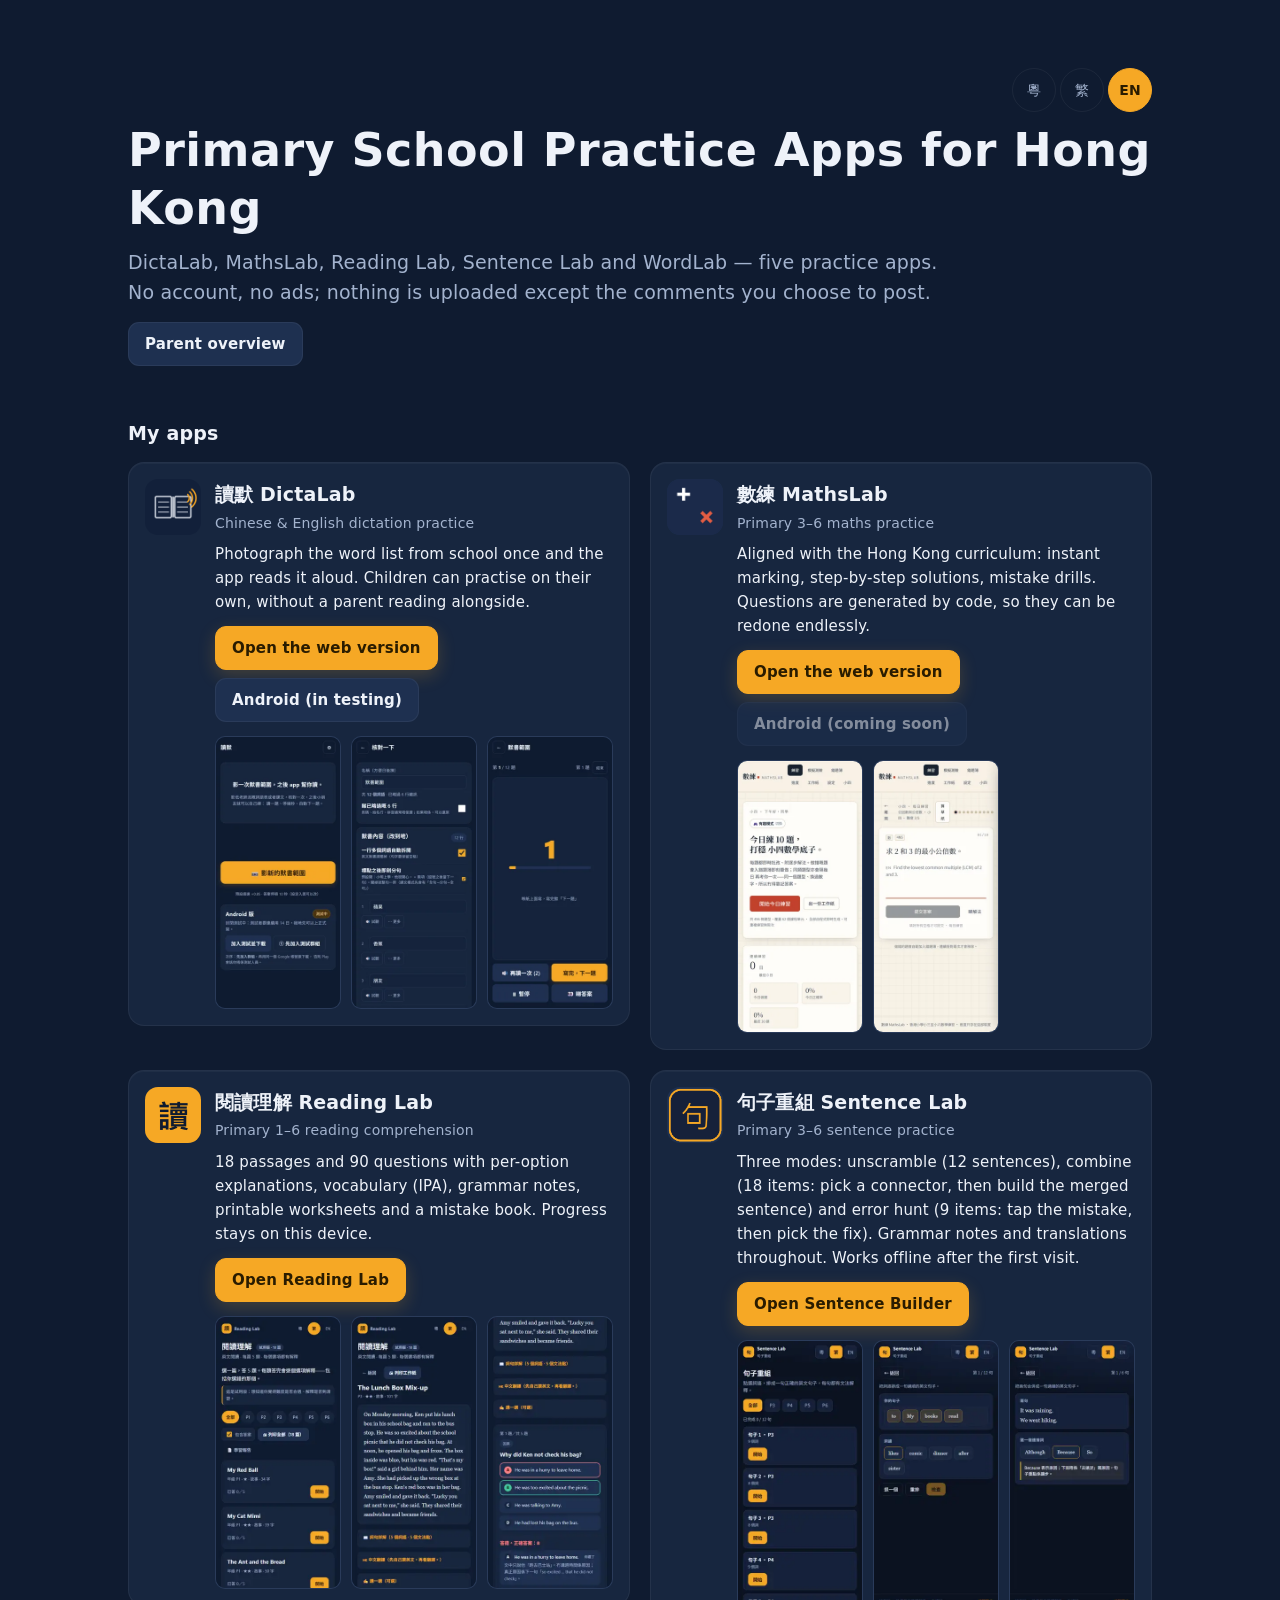
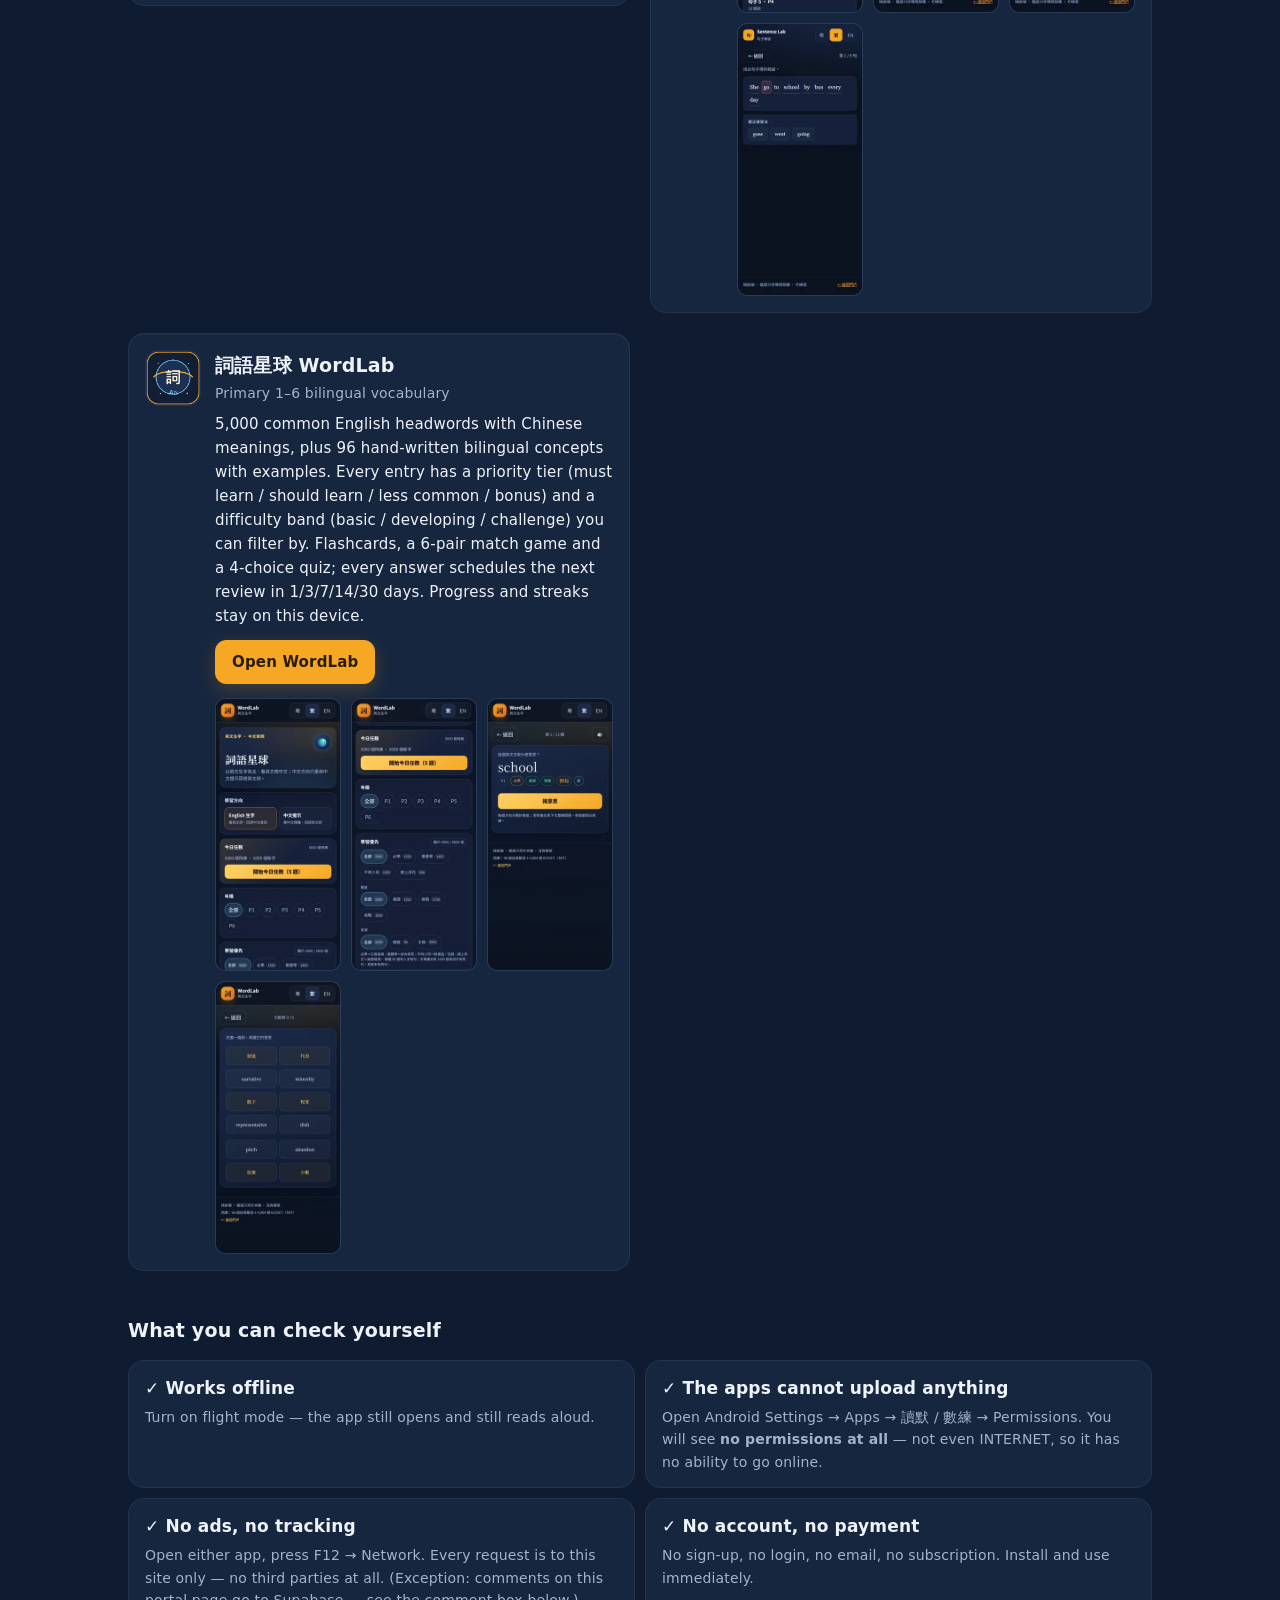
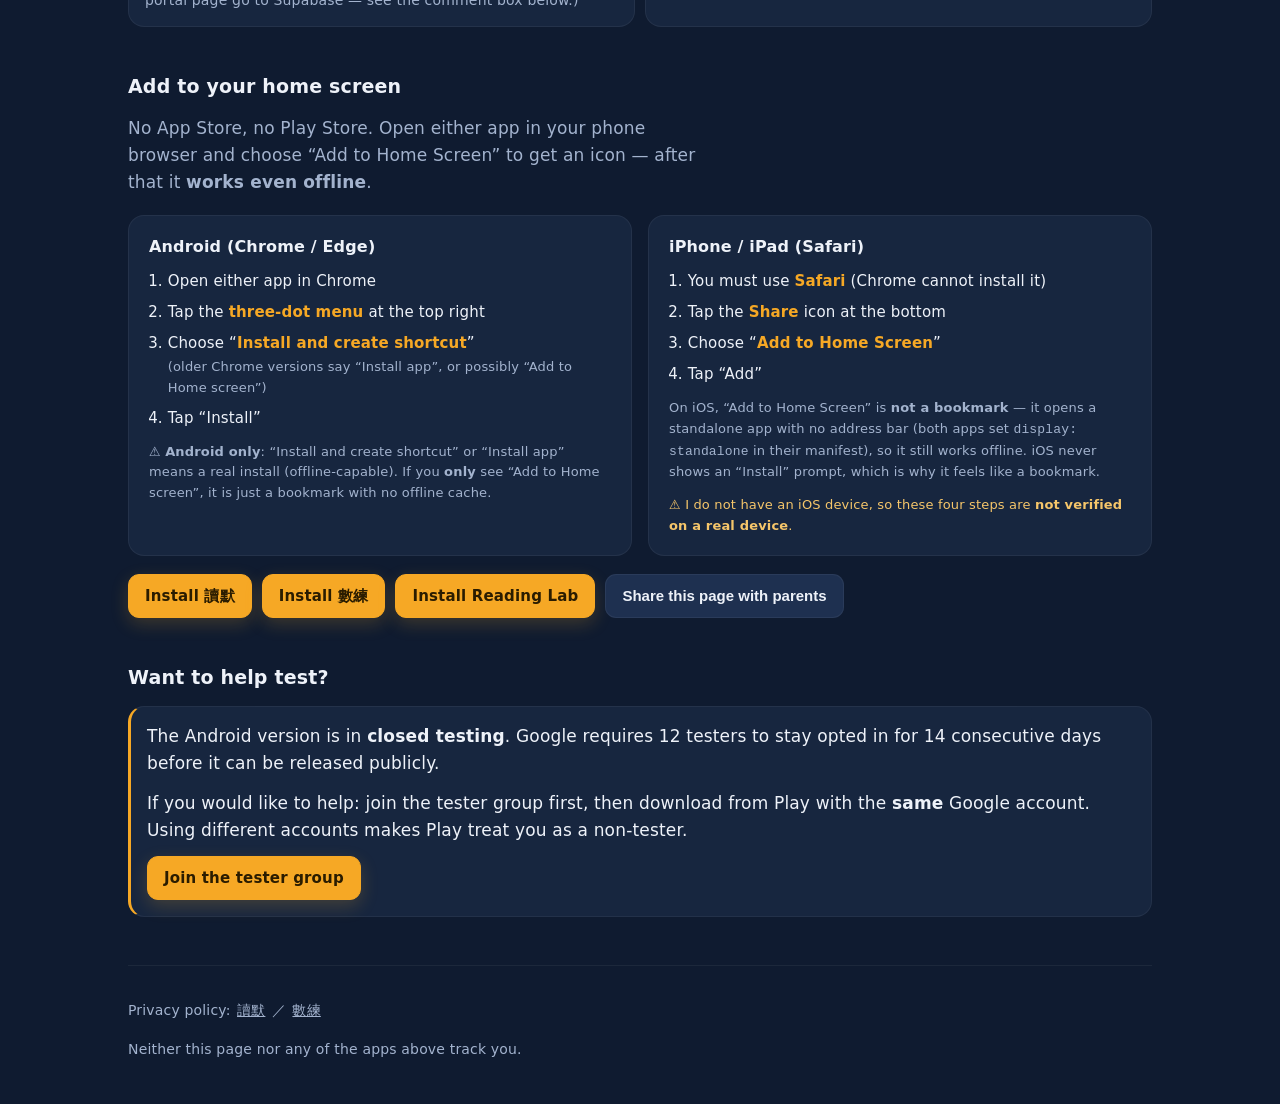
<file: index.html>
<!doctype html>
<html lang="zh-Hant-HK" data-lang="zh">
  <head>
    <meta charset="utf-8" />
    <meta name="viewport" content="width=device-width, initial-scale=1" />
    <title>香港小學練習 App — 讀默 · 數練 · 詞語星球</title>
    <meta
      name="description"
      content="讀默、數練、閱讀理解、句子重組、詞語星球 —— 五個小學練習 app，離線都用得；毋須帳號、沒有廣告、不會上傳你的資料。"
    />
    <link rel="icon" href="icons/dictalab.png" />
    <link rel="apple-touch-icon" href="icons/dictalab.png" />
    <link rel="stylesheet" href="hub.css" />

    <meta property="og:type" content="website" />
    <meta property="og:site_name" content="香港小學練習 App" />
    <meta property="og:title" content="香港小學練習 App — 讀默 · 數練 · 詞語星球" />
    <meta
      property="og:description"
      content="讀默、數練、閱讀理解、句子重組、詞語星球 —— 五個小學練習 app，離線都用得；毋須帳號、沒有廣告、不會上傳你的資料。"
    />
    <meta property="og:url" content="https://seraphine55555.github.io/" />
    <meta property="og:image" content="https://seraphine55555.github.io/og.png" />
    <meta property="og:image:width" content="1200" />
    <meta property="og:image:height" content="630" />
    <meta property="og:locale" content="zh_HK" />
    <meta name="twitter:card" content="summary_large_image" />

    <!--
      語言：喺首次繪製之前就要決定，否則會見到「閃一下中文再變英文」。
      預設次序：localStorage → 瀏覽器語言（非中文就英文）→ 書面語。

      三語並存（2026-10-17 用戶決定）：
        粵 = 粵語（原本嘅文案，親切）
        繁 = 繁體書面語（正式，適合學校／老師看）
        en = English
      粵語保留係因為香港家長兩種都有人偏好，而代價只是字典多一欄。
    -->
    <script>
      (function () {
        'use strict';
        var ok = { yue: 1, zh: 1, en: 1 };
        var saved = null;
        try {
          saved = localStorage.getItem('hub/lang');
        } catch (e) {
          /* 私密模式可能 throw，唔緊要 */
        }
        var lang = ok[saved] ? saved : null;
        if (!lang) {
          var nav = (navigator.language || '').toLowerCase();
          lang = nav.indexOf('zh') === 0 ? 'zh' : nav ? 'en' : 'zh';
        }
        document.documentElement.setAttribute('data-lang', lang);
        document.documentElement.lang = lang === 'en' ? 'en' : lang === 'yue' ? 'zh-HK' : 'zh-Hant-HK';
      })();
    </script>
  </head>

  <body>
    <noscript>
      <div class="wrap" style="padding: 24px 16px">
        <h1>香港小學練習 App</h1>
        <p>讀默（中英文默書）、數練（小學數學）—— 離線亦可使用，毋須帳號、沒有廣告。</p>
        <p><a href="dictalab/">開啟讀默</a>　／　<a href="mathslab/">開啟數練</a></p>
        <p style="color: #a3b3ce; font-size: 0.875rem">
          你的瀏覽器停用了 JavaScript，所以只顯示基本內容。
        </p>
      </div>
    </noscript>

    <main class="wrap">
      <header class="hero">
        <div class="lang-switch" role="group" aria-label="語言 / Language">
          <button type="button" class="lang-btn" data-lang-btn="yue">粵</button>
          <button type="button" class="lang-btn" data-lang-btn="zh">繁</button>
          <button type="button" class="lang-btn" data-lang-btn="en">EN</button>
        </div>

        <h1 data-i18n="hero.title"></h1>
        <p class="lede">
          <span data-i18n-html="hero.lede1"></span><br />
          <span data-i18n-html="hero.lede2"></span>
        </p>
        <p class="hero-links">
          <a class="btn slim" href="parent/" data-i18n="hero.parent"></a>
        </p>
      </header>

      <h2 data-i18n="apps.h2"></h2>
      <section class="apps">
        <article class="app">
          <img src="icons/dictalab.png" alt="" width="56" height="56" />
          <div class="body">
            <h3>讀默 DictaLab</h3>
            <p class="tag" data-i18n="dl.tag"></p>
            <p class="desc" data-i18n-html="dl.desc"></p>
            <div class="actions">
              <a class="btn primary" href="dictalab/" data-i18n="dl.cta"></a>
              <a class="btn" href="https://groups.google.com/g/dictalab-testers" data-i18n="dl.android"></a>
            </div>
            <!-- 讚好／留言／分享（2026-10-18）。social.js 會按 social.config.js 決定顯示；
                 未配置（預設）⇒ 成塊 hidden，唔會出現壞掣。 -->
            <div class="social" data-app="dictalab" hidden>
              <div class="social-row">
                <button class="btn slim like" type="button" data-like aria-pressed="false">
                  <span class="heart" aria-hidden="true">♡</span>
                  <span class="like-count" data-like-count>0</span>
                  <span class="sr-only" data-i18n="social.like"></span>
                </button>
                <button class="btn slim" type="button" data-share data-i18n="social.share"></button>
                <button
                  class="btn slim"
                  type="button"
                  data-comments-toggle
                  aria-expanded="false"
                  aria-controls="comments-dictalab"
                >
                  <span data-i18n="social.comments"></span>
                  <span class="comment-count" data-comment-count hidden></span>
                </button>
              </div>
              <div class="comments" id="comments-dictalab" data-comments hidden>
                <ul class="comment-list" data-comment-list></ul>
                <p class="tiny muted" data-comments-empty data-i18n="social.empty" hidden></p>
                <form data-comment-form>
                  <label class="sr-only" for="comment-input-dictalab" data-i18n="social.formLabel"></label>
                  <textarea
                    id="comment-input-dictalab"
                    data-comment-input
                    maxlength="300"
                    rows="2"
                    data-i18n-placeholder="social.placeholder"
                    data-i18n-aria="social.formLabel"
                  ></textarea>
                  <div class="social-row">
                    <button class="btn primary" type="submit" data-comment-send data-i18n="social.send"></button>
                    <span class="tiny" role="status" data-comment-status></span>
                  </div>
                </form>
                <p class="tiny muted" data-i18n-html="social.privacy"></p>
              </div>
            </div>
            <!-- 截圖：真瀏覽器影（tools/make-hub-shots.py），280 闊 WebP。
                 loading="lazy" 一定要有，唔係 6 張圖會拖慢首屏。 -->
            <div class="shots">
              <img
                src="shots/dictalab-1-home.webp"
                data-i18n-alt="dl.shot1"
                width="280"
                height="612"
                loading="lazy"
                decoding="async"
              />
              <img
                src="shots/dictalab-2-proofread.webp"
                data-i18n-alt="dl.shot2"
                width="280"
                height="612"
                loading="lazy"
                decoding="async"
              />
              <img
                src="shots/dictalab-4-dictate.webp"
                data-i18n-alt="dl.shot3"
                width="280"
                height="612"
                loading="lazy"
                decoding="async"
              />
            </div>
          </div>
        </article>

        <article class="app">
          <img src="icons/mathslab.png" alt="" width="56" height="56" />
          <div class="body">
            <h3>數練 MathsLab</h3>
            <p class="tag" data-i18n="ml.tag"></p>
            <p class="desc" data-i18n-html="ml.desc"></p>
            <div class="actions">
              <a class="btn primary" href="mathslab/" data-i18n="ml.cta"></a>
              <span class="btn" aria-disabled="true" data-i18n="ml.android"></span>
            </div>
            <div class="social" data-app="mathslab" hidden>
              <div class="social-row">
                <button class="btn slim like" type="button" data-like aria-pressed="false">
                  <span class="heart" aria-hidden="true">♡</span>
                  <span class="like-count" data-like-count>0</span>
                  <span class="sr-only" data-i18n="social.like"></span>
                </button>
                <button class="btn slim" type="button" data-share data-i18n="social.share"></button>
                <button
                  class="btn slim"
                  type="button"
                  data-comments-toggle
                  aria-expanded="false"
                  aria-controls="comments-mathslab"
                >
                  <span data-i18n="social.comments"></span>
                  <span class="comment-count" data-comment-count hidden></span>
                </button>
              </div>
              <div class="comments" id="comments-mathslab" data-comments hidden>
                <ul class="comment-list" data-comment-list></ul>
                <p class="tiny muted" data-comments-empty data-i18n="social.empty" hidden></p>
                <form data-comment-form>
                  <label class="sr-only" for="comment-input-mathslab" data-i18n="social.formLabel"></label>
                  <textarea
                    id="comment-input-mathslab"
                    data-comment-input
                    maxlength="300"
                    rows="2"
                    data-i18n-placeholder="social.placeholder"
                    data-i18n-aria="social.formLabel"
                  ></textarea>
                  <div class="social-row">
                    <button class="btn primary" type="submit" data-comment-send data-i18n="social.send"></button>
                    <span class="tiny" role="status" data-comment-status></span>
                  </div>
                </form>
                <p class="tiny muted" data-i18n-html="social.privacy"></p>
              </div>
            </div>
            <div class="shots">
              <img
                src="shots/mathslab-1-home.webp"
                data-i18n-alt="ml.shot1"
                width="280"
                height="612"
                loading="lazy"
                decoding="async"
              />
              <img
                src="shots/mathslab-2-practice.webp"
                data-i18n-alt="ml.shot2"
                width="280"
                height="612"
                loading="lazy"
                decoding="async"
              />
            </div>
          </div>
        </article>
        <article class="app">
          <img src="icons/reading.png" alt="" width="56" height="56" />
          <div class="body">
            <h3>閱讀理解 Reading Lab</h3>
            <p class="tag" data-i18n="rd.tag"></p>
            <p class="desc" data-i18n-html="rd.desc"></p>
            <div class="actions">
              <a class="btn primary" href="reading/" data-i18n="rd.cta"></a>
            </div>
            <div class="social" data-app="reading" hidden>
              <div class="social-row">
                <button class="btn slim like" type="button" data-like aria-pressed="false" hidden>
                  <span class="heart" aria-hidden="true">♡</span>
                  <span class="like-count" data-like-count>0</span>
                  <span class="sr-only" data-i18n="social.like"></span>
                </button>
                <button class="btn slim" type="button" data-share data-i18n="social.share"></button>
                <button
                  class="btn slim"
                  type="button"
                  data-comments-toggle
                  aria-expanded="false"
                  aria-controls="comments-reading"
                  hidden
                >
                  <span data-i18n="social.comments"></span>
                  <span class="comment-count" data-comment-count hidden></span>
                </button>
              </div>
              <div class="comments" id="comments-reading" data-comments hidden>
                <ul class="comment-list" data-comment-list></ul>
                <p class="tiny muted" data-comments-empty data-i18n="social.empty" hidden></p>
                <form data-comment-form>
                  <label class="sr-only" for="comment-input-reading" data-i18n="social.formLabel"></label>
                  <textarea
                    id="comment-input-reading"
                    data-comment-input
                    maxlength="300"
                    rows="2"
                    data-i18n-placeholder="social.placeholder"
                    data-i18n-aria="social.formLabel"
                  ></textarea>
                  <div class="social-row">
                    <button class="btn primary" type="submit" data-comment-send data-i18n="social.send"></button>
                    <span class="tiny" role="status" data-comment-status></span>
                  </div>
                </form>
                <p class="tiny muted" data-i18n-html="social.privacy"></p>
              </div>
            </div>
            <div class="shots">
              <img
                src="shots/reading-1-home.webp"
                data-i18n-alt="rd.shot1"
                width="280"
                height="612"
                loading="lazy"
                decoding="async"
              />
              <img
                src="shots/reading-2-passage.webp"
                data-i18n-alt="rd.shot2"
                width="280"
                height="612"
                loading="lazy"
                decoding="async"
              />
              <img
                src="shots/reading-3-question.webp"
                data-i18n-alt="rd.shot3"
                width="280"
                height="612"
                loading="lazy"
                decoding="async"
              />
            </div>
          </div>
        </article>

        <article class="app">
          <img src="icons/sentence.png" alt="" width="56" height="56" />
          <div class="body">
            <h3>句子重組 Sentence Lab</h3>
            <p class="tag" data-i18n="sg.tag"></p>
            <p class="desc" data-i18n-html="sg.desc"></p>
            <div class="actions">
              <a class="btn primary" href="sentence/" data-i18n="sg.cta"></a>
            </div>
            <div class="social" data-app="sentence" hidden>
              <div class="social-row">
                <button class="btn slim like" type="button" data-like aria-pressed="false" hidden>
                  <span class="heart" aria-hidden="true">♡</span>
                  <span class="like-count" data-like-count>0</span>
                  <span class="sr-only" data-i18n="social.like"></span>
                </button>
                <button class="btn slim" type="button" data-share data-i18n="social.share"></button>
                <button
                  class="btn slim"
                  type="button"
                  data-comments-toggle
                  aria-expanded="false"
                  aria-controls="comments-sentence"
                  hidden
                >
                  <span data-i18n="social.comments"></span>
                  <span class="comment-count" data-comment-count hidden></span>
                </button>
              </div>
              <div class="comments" id="comments-sentence" data-comments hidden>
                <ul class="comment-list" data-comment-list></ul>
                <p class="tiny muted" data-comments-empty data-i18n="social.empty" hidden></p>
                <form data-comment-form>
                  <label class="sr-only" for="comment-input-sentence" data-i18n="social.formLabel"></label>
                  <textarea
                    id="comment-input-sentence"
                    data-comment-input
                    maxlength="300"
                    rows="2"
                    data-i18n-placeholder="social.placeholder"
                    data-i18n-aria="social.formLabel"
                  ></textarea>
                  <div class="social-row">
                    <button class="btn primary" type="submit" data-comment-send data-i18n="social.send"></button>
                    <span class="tiny" role="status" data-comment-status></span>
                  </div>
                </form>
                <p class="tiny muted" data-i18n-html="social.privacy"></p>
              </div>
            </div>
            <div class="shots">
              <img
                src="shots/sentence-1-home.webp"
                data-i18n-alt="sg.shot1"
                width="280"
                height="612"
                loading="lazy"
                decoding="async"
              />
              <img
                src="shots/sentence-2-play.webp"
                data-i18n-alt="sg.shot2"
                width="280"
                height="612"
                loading="lazy"
                decoding="async"
              />
              <img
                src="shots/sentence-3-combine.webp"
                data-i18n-alt="sg.shot3"
                width="280"
                height="612"
                loading="lazy"
                decoding="async"
              />
              <img
                src="shots/sentence-4-error.webp"
                data-i18n-alt="sg.shot4"
                width="280"
                height="612"
                loading="lazy"
                decoding="async"
              />
            </div>
          </div>
        </article>

        <article class="app">
          <img src="icons/wordlab.png" alt="" width="56" height="56" />
          <div class="body">
            <h3>詞語星球 WordLab</h3>
            <p class="tag" data-i18n="wl.tag"></p>
            <p class="desc" data-i18n-html="wl.desc"></p>
            <div class="actions">
              <a class="btn primary" href="wordlab/" data-i18n="wl.cta"></a>
            </div>
            <div class="social" data-app="wordlab" hidden>
              <div class="social-row">
                <button class="btn slim like" type="button" data-like aria-pressed="false" hidden>
                  <span class="heart" aria-hidden="true">♡</span>
                  <span class="like-count" data-like-count>0</span>
                  <span class="sr-only" data-i18n="social.like"></span>
                </button>
                <button class="btn slim" type="button" data-share data-i18n="social.share"></button>
                <button
                  class="btn slim"
                  type="button"
                  data-comments-toggle
                  aria-expanded="false"
                  aria-controls="comments-wordlab"
                  hidden
                >
                  <span data-i18n="social.comments"></span>
                  <span class="comment-count" data-comment-count hidden></span>
                </button>
              </div>
              <div class="comments" id="comments-wordlab" data-comments hidden>
                <ul class="comment-list" data-comment-list></ul>
                <p class="tiny muted" data-comments-empty data-i18n="social.empty" hidden></p>
                <form data-comment-form>
                  <label class="sr-only" for="comment-input-wordlab" data-i18n="social.formLabel"></label>
                  <textarea
                    id="comment-input-wordlab"
                    data-comment-input
                    maxlength="300"
                    rows="2"
                    data-i18n-placeholder="social.placeholder"
                    data-i18n-aria="social.formLabel"
                  ></textarea>
                  <div class="social-row">
                    <button class="btn primary" type="submit" data-comment-send data-i18n="social.send"></button>
                    <span class="tiny" role="status" data-comment-status></span>
                  </div>
                </form>
                <p class="tiny muted" data-i18n-html="social.privacy"></p>
              </div>
            </div>
            <div class="shots">
              <img
                src="shots/wordlab-1-home.webp"
                data-i18n-alt="wl.shot1"
                width="280"
                height="612"
                loading="lazy"
                decoding="async"
              />
              <img
                src="shots/wordlab-2-tiers.webp"
                data-i18n-alt="wl.shot2"
                width="280"
                height="612"
                loading="lazy"
                decoding="async"
              />
              <img
                src="shots/wordlab-3-flash.webp"
                data-i18n-alt="wl.shot3"
                width="280"
                height="612"
                loading="lazy"
                decoding="async"
              />
              <img
                src="shots/wordlab-4-match.webp"
                data-i18n-alt="wl.shot4"
                width="280"
                height="612"
                loading="lazy"
                decoding="async"
              />
            </div>
          </div>
        </article>
      </section>

      <h2 data-i18n="claims.h2"></h2>
      <ul class="claims">
        <li>
          <span class="claim"><span class="tick">✓</span> <span data-i18n="claims.1.claim"></span></span>
          <span class="check" data-i18n-html="claims.1.check"></span>
        </li>
        <li>
          <span class="claim"><span class="tick">✓</span> <span data-i18n="claims.2.claim"></span></span>
          <span class="check" data-i18n-html="claims.2.check"></span>
        </li>
        <li>
          <span class="claim"><span class="tick">✓</span> <span data-i18n="claims.3.claim"></span></span>
          <span class="check" data-i18n-html="claims.3.check"></span>
        </li>
        <li>
          <span class="claim"><span class="tick">✓</span> <span data-i18n="claims.4.claim"></span></span>
          <span class="check" data-i18n-html="claims.4.check"></span>
        </li>
      </ul>

      <h2 data-i18n="install.h2"></h2>
      <!--
        為何要呢一節（2026-10-17）：
        用戶唔搞 Google Play，所以 PWA 就係唯一發行渠道。但家長打開呢頁只見到
        一個網頁，唔知可以「安裝」，更加唔知裝完之後**離線都用得** —— 而離線
        正正係最大賣點。冇人教，就等於冇呢個功能。

        已安裝（display-mode: standalone）時，由下面 script 把 data-installed 設成 1，
        CSS 會收埋步驟、改為顯示「你已經裝咗」。
      -->
      <section class="install" id="install" data-installed="0">
        <p class="install-lede" data-i18n-html="install.lede"></p>

        <div class="install-grid">
          <div class="install-card">
            <h3 data-i18n="install.android.h3"></h3>
            <ol class="install-steps">
              <li data-i18n-html="install.android.s1"></li>
              <li data-i18n-html="install.android.s2"></li>
              <li data-i18n-html="install.android.s3"></li>
              <li data-i18n-html="install.android.s4"></li>
            </ol>
            <p class="install-note" data-i18n-html="install.android.note"></p>
          </div>

          <div class="install-card">
            <h3 data-i18n="install.ios.h3"></h3>
            <ol class="install-steps">
              <li data-i18n-html="install.ios.s1"></li>
              <li data-i18n-html="install.ios.s2"></li>
              <li data-i18n-html="install.ios.s3"></li>
              <li data-i18n-html="install.ios.s4"></li>
            </ol>
            <p class="install-note" data-i18n-html="install.ios.note"></p>
            <p class="install-note install-note--unverified" data-i18n-html="install.ios.unverified"></p>
          </div>
        </div>

        <div class="install-actions">
          <a class="btn primary" href="dictalab/" data-i18n="install.cta.dictalab"></a>
          <a class="btn primary" href="mathslab/" data-i18n="install.cta.mathslab"></a>
          <a class="btn primary" href="reading/" data-i18n="install.cta.reading"></a>
          <button class="btn" id="share-hub" type="button" data-i18n="install.share"></button>
        </div>

        <p class="install-done" hidden data-i18n-html="install.done"></p>
      </section>

      <h2 data-i18n="recruit.h2"></h2>
      <div class="recruit">
        <p data-i18n-html="recruit.p1"></p>
        <p data-i18n-html="recruit.p2"></p>
        <div class="actions">
          <a class="btn primary" href="https://groups.google.com/g/dictalab-testers" data-i18n="recruit.cta"></a>
        </div>
      </div>

      <footer>
        <p>
          <span data-i18n="footer.privacy"></span
          ><a href="https://seraphine55555.github.io/dictalab-privacy/" data-i18n="footer.dl"></a> ／
          <a href="privacy/mathslab/" data-i18n="footer.ml"></a>
        </p>
        <p data-i18n-html="footer.tracking"></p>
      </footer>
    </main>

    <!-- 讚好／留言：Supabase 公開 anon key（RLS 保護）放喺 social.config.js。
         留空 = 功能關閉（social 區塊 hidden）。設定步驟：docs/social-setup.md -->
    <script src="social.config.js"></script>
    <script src="social.js"></script>

    <script>
      (function () {
        'use strict';

        /* ------------------------------------------------------------------ *
         * 字典：每個 key 有 [粵語, 書面語, English]
         *
         * 為何三語：香港家長兩種中文都有人偏好 —— 粵語親切，書面語正式
         * （適合學校／老師看）。代價只是字典多一欄。
         *
         * ⚠️ 新增字串一定要三欄齊，否則切換語言會漏字。
         *    有守衛（web-check）會逐個 key 對三語。
         * ------------------------------------------------------------------ */
        var DICT = {
          'hero.title': [
            '香港小學練習 App',
            '香港小學練習 App',
            'Primary School Practice Apps for Hong Kong',
          ],
          'hero.lede1': [
            '讀默、數練、閱讀理解、句子重組、詞語星球 —— 五個練習 app。',
            '讀默、數練、閱讀理解、句子重組、詞語星球 —— 五個練習應用程式。',
            'DictaLab, MathsLab, Reading Lab, Sentence Lab and WordLab — five practice apps.',
          ],
          'hero.parent': ['家長總覽', '家長總覽', 'Parent overview'],
          'hero.lede2': [
            '冇帳號、冇廣告；除咗你自願寫嘅留言，唔會上傳任何資料。',
            '毋須帳號、沒有廣告；除了你自願留下的留言，不會上傳任何資料。',
            'No account, no ads; nothing is uploaded except the comments you choose to post.',
          ],

          'apps.h2': ['我嘅 app', '我的應用程式', 'My apps'],

          /* ---- 讚好／留言（2026-10-18）：只喺門戶頁，資料存 Supabase ---- */
          'social.like': ['讚好', '讚好', 'Like'],
          'social.liked': ['已讚好', '已讚好', 'Liked'],
          'social.share': ['分享', '分享', 'Share'],
          'social.comments': ['留言', '留言', 'Comments'],
          'social.empty': [
            '仲未有留言，可以寫第一句。',
            '暫無留言，歡迎寫下第一句。',
            'No comments yet — be the first.',
          ],
          'social.placeholder': [
            '寫低你嘅想法（最多 300 字，唔使登入）',
            '寫下你的想法（最多 300 字，毋須登入）',
            'Share your thoughts (up to 300 characters, no login needed)',
          ],
          'social.formLabel': ['留言內容', '留言內容', 'Comment'],
          'social.send': ['送出', '送出', 'Send'],
          'social.privacy': [
            '留言會<b>匿名</b>傳去 Supabase，其他人看到；唔需要帳號。呢個係門戶網站，兩個 app 本身仍然完全離線。',
            '留言會<b>匿名</b>傳送至 Supabase，其他人可見；毋須帳號。此為門戶網站，兩個應用程式本身仍然完全離線。',
            'Comments are posted <b>anonymously</b> to Supabase and visible to others; no account needed. This is the portal site — the two apps themselves stay fully offline.',
          ],
          'social.anonymous': ['匿名', '匿名', 'Anonymous'],
          'social.loading': ['載入中…', '載入中…', 'Loading…'],
          'social.sent': ['已送出，多謝！', '已送出，謝謝！', 'Sent — thank you!'],
          'social.fail': [
            '送唔出，請遲啲再試。',
            '送出失敗，請稍後再試。',
            'Could not send — please try again later.',
          ],
          'social.likeFail': ['讚好失敗，請遲啲再試。', '讚好失敗，請稍後再試。', 'Could not like — please try again later.'],
          'social.shareCopied': ['已複製連結', '已複製連結', 'Link copied'],
          'social.shareFail': ['分享唔到', '分享失敗', 'Could not share'],
          'social.disabled': ['留言功能未啟用', '留言功能未啟用', 'Comments are not enabled yet'],
          'social.likeAria': ['讚好（{n} 個）', '讚好（{n} 個）', 'Like ({n})'],

          'dl.tag': ['中文 · 英文默書練習', '中文 · 英文默書練習', 'Chinese & English dictation practice'],
          'dl.desc': [
            '影一次老師派嘅詞語表，app 幫你讀。小朋友可以自己練，唔使家長一直陪住讀。',
            '拍攝一次老師派發的詞語表，應用程式會代為朗讀。小朋友可自行練習，毋須家長一直陪伴朗讀。',
            'Photograph the word list from school once and the app reads it aloud. Children can practise on their own, without a parent reading alongside.',
          ],
          'dl.cta': ['直接開網頁版', '直接開啟網頁版', 'Open the web version'],
          'dl.android': ['Android 版（測試中）', 'Android 版本（測試中）', 'Android (in testing)'],
          'dl.shot1': [
            '讀默主頁：列出默書範圍，一撳就開始',
            '讀默主頁：列出默書範圍，一點即開始',
            '讀默 home screen: your dictation lists, one tap to start',
          ],
          'dl.shot2': [
            '核對頁：OCR 認出嘅詞語，自動略過頁碼同姓名行',
            '核對頁：OCR 辨識出的詞語，自動略過頁碼與姓名行',
            'Proofread screen: recognised words, with page numbers and name lines skipped automatically',
          ],
          'dl.shot3': [
            '默書畫面：逐題朗讀，有倒數同進度',
            '默書畫面：逐題朗讀，有倒數與進度',
            'Dictation screen: word-by-word reading with countdown and progress',
          ],

          'ml.tag': [
            '小學 3–6 年級數學練習',
            '小學 3–6 年級數學練習',
            'Primary 3–6 maths practice',
          ],
          'ml.desc': [
            '跟香港課程編排：即時批改、逐步解法、錯題重練。題目由程式生成，可以無限重做。',
            '依據香港課程編排：即時批改、逐步解法、錯題重練。題目由程式生成，可無限次重做。',
            'Aligned with the Hong Kong curriculum: instant marking, step-by-step solutions, mistake drills. Questions are generated by code, so they can be redone endlessly.',
          ],
          'ml.cta': ['直接開網頁版', '直接開啟網頁版', 'Open the web version'],
          'ml.android': ['Android 版未上架', 'Android 版本尚未上架', 'Android (coming soon)'],
          'ml.shot1': [
            '數練主頁：每日練習、進度同錯誤率',
            '數練主頁：每日練習、進度與錯誤率',
            '數練 home screen: daily practice, progress and error rate',
          ],
          'ml.shot2': [
            '數練練習畫面：數學題、圖示同四個選項',
            '數練練習畫面：數學題、圖示與四個選項',
            '數練 practice screen: a maths question, a diagram and four options',
          ],
          'rd.tag': [
            '小學 1–6 年級閱讀理解',
            '小學 1–6 年級閱讀理解',
            'Primary 1–6 reading comprehension',
          ],
          'rd.desc': [
            '18 篇短文、90 題，每題逐個選項解釋；有生字（IPA）、文法點、工作紙同錯題本列印。進度同錯題只存喺呢部機。',
            '18 篇短文、90 題，每題逐個選項解釋；有生字（IPA）、文法點、工作紙與錯題本列印。進度與錯題只存在這台裝置。',
            '18 passages and 90 questions with per-option explanations, vocabulary (IPA), grammar notes, printable worksheets and a mistake book. Progress stays on this device.',
          ],
          'rd.cta': ['開啟閱讀理解', '開啟閱讀理解', 'Open Reading Lab'],
          'rd.shot1': [
            '閱讀理解主頁：年級篩選同 18 篇短文',
            '閱讀理解主頁：年級篩選與 18 篇短文',
            'Reading Lab home: grade filter and 18 passages',
          ],
          'rd.shot2': [
            '閱讀理解文章頁：短文、詞句詳解同中文翻譯',
            '閱讀理解文章頁：短文、詞句詳解與中文翻譯',
            'Reading Lab passage page: the text, vocabulary notes and Chinese translation',
          ],
          'rd.shot3': [
            '閱讀理解答題頁：題目、四個選項同答錯後嘅解釋',
            '閱讀理解答題頁：題目、四個選項與答錯後的解釋',
            'Reading Lab question page: the question, four options and the explanation after a wrong answer',
          ],
          'sg.tag': [
            '小學 3–6 年級英文句子練習',
            '小學 3–6 年級英文句子練習',
            'Primary 3–6 sentence practice',
          ],
          'sg.desc': [
            '三種模式：重組（12 句）、合併（18 題：揀連接詞再排句）、改錯（9 題：點錯字再揀修正）。每題有文法提示同全句翻譯，首次載入後可離線使用。',
            '三種模式：重組（12 句）、合併（18 題：選連接詞再排句）、改錯（9 題：點錯字再選修正）。每題有文法提示與全句翻譯，首次載入後可離線使用。',
            'Three modes: unscramble (12 sentences), combine (18 items: pick a connector, then build the merged sentence) and error hunt (9 items: tap the mistake, then pick the fix). Grammar notes and translations throughout. Works offline after the first visit.',
          ],
          'sg.cta': ['開啟句子重組', '開啟句子重組', 'Open Sentence Builder'],
          'sg.shot1': [
            '句子重組主頁：年級篩選同 12 句',
            '句子重組主頁：年級篩選與 12 句',
            'Sentence Lab home: grade filter and 12 sentences',
          ],
          'sg.shot2': [
            '句子重組作答畫面：點選詞語排句',
            '句子重組作答畫面：點選詞語排句',
            'Sentence Lab practice screen: tapping words to build a sentence',
          ],
          'sg.shot3': [
            '句子合併模式：揀連接詞，揀錯有原因提示',
            '句子合併模式：選連接詞，選錯有原因提示',
            'Sentence Lab combine mode: picking a connector, with a reason-based hint after a wrong choice',
          ],
          'sg.shot4': [
            '句子改錯模式：點出錯字，再揀正確寫法',
            '句子改錯模式：點出錯字，再選正確寫法',
            'Sentence Lab error hunt: tap the wrong word, then pick the correct form',
          ],

          'wl.tag': [
            '小學 1–6 年級英文生字（5,000）',
            '小學 1–6 年級英文生字（5,000）',
            'Primary 1–6 bilingual vocabulary',
          ],
          'wl.desc': [
            '5,000 個常用英文 headword（配中文釋義）＋ 96 個有人手例句嘅雙語概念，英文同中文方向分開學。每個字有「必學／需要學／平時少用／錦上添花」同「基礎／進階／挑戰」分級，可以篩選集中練。字卡、6 對配對、4 選 1 快問快答；每次答題自動安排 1/3/7/14/30 日後重練，進度同連續日數只存喺呢部機。',
            '5,000 個常用英文 headword（配中文釋義）＋ 96 個有人手例句的雙語概念，英文與中文方向分開學。每個字有「必學／需要學／平時少用／錦上添花」和「基礎／進階／挑戰」分級，可以篩選集中練。字卡、6 對配對、4 選 1 快問快答；每次答題自動安排 1/3/7/14/30 日後重練，進度與連續日數只存在這台裝置。',
            '5,000 common English headwords with Chinese meanings, plus 96 hand-written bilingual concepts with examples. Every entry has a priority tier (must learn / should learn / less common / bonus) and a difficulty band (basic / developing / challenge) you can filter by. Flashcards, a 6-pair match game and a 4-choice quiz; every answer schedules the next review in 1/3/7/14/30 days. Progress and streaks stay on this device.',
          ],
          'wl.cta': ['開啟詞語星球', '開啟詞語星球', 'Open WordLab'],
          'wl.shot1': [
            '詞語星球主頁：學習方向、今日任務同進度',
            '詞語星球主頁：學習方向、今日任務與進度',
            'WordLab home: learning direction, today’s mission and progress',
          ],
          'wl.shot2': [
            '學習優先同難度：必學／需要學／平時少用／錦上添花，再分基礎／進階／挑戰',
            '學習優先與難度：必學／需要學／平時少用／錦上添花，再分基礎／進階／挑戰',
            'WordLab priority and difficulty filters: must / should / less common / bonus, plus basic / developing / challenge',
          ],
          'wl.shot3': [
            '字卡：睇詞、揭意思，每張卡有優先級同難度 badge',
            '字卡：看詞、揭意思，每張卡有優先級和難度 badge',
            'WordLab flashcards: see a word, reveal its meaning, with priority and difficulty badges on every card',
          ],
          'wl.shot4': [
            '配對模式：6 對詞語同意思，考反應同記憶',
            '配對模式：6 對詞語與意思，考反應和記憶',
            'WordLab match: six word–meaning pairs for speed and memory',
          ],

          'claims.h2': ['你可以自己驗證嘅事', '你可以自行驗證的事', 'What you can check yourself'],
          'claims.1.claim': ['離線都用得', '離線亦可使用', 'Works offline'],
          'claims.1.check': [
            '開飛行模式，app 照樣開得到、照樣讀得到。',
            '開啟飛行模式，應用程式仍可開啟、仍可朗讀。',
            'Turn on flight mode — the app still opens and still reads aloud.',
          ],
          'claims.2.claim': [
            '兩個 app 都冇能力上傳任何嘢',
            '兩個應用程式都沒有上傳任何資料的能力',
            'The apps cannot upload anything',
          ],
          'claims.2.check': [
            '去 Android「設定 → 應用程式 → 讀默 / 數練 → 權限」，你會見到<b>冇任何權限</b> —— 連 INTERNET 都冇申請，即係佢根本冇能力上網。',
            '前往 Android「設定 → 應用程式 → 讀默 / 數練 → 權限」，你會見到<b>沒有任何權限</b> —— 連 INTERNET 也沒有申請，即代表它根本沒有上網能力。',
            'Open Android Settings → Apps → 讀默 / 數練 → Permissions. You will see <b>no permissions at all</b> — not even INTERNET, so it has no ability to go online.',
          ],
          'claims.3.claim': ['冇廣告、冇追蹤', '沒有廣告、沒有追蹤', 'No ads, no tracking'],
          'claims.3.check': [
            '開任何一個 app，按 F12 → Network，全程只有本站請求，冇任何第三方。（門戶頁嘅留言功能除外：留言會傳去 Supabase，見下方留言區。）',
            '開啟任何一個應用程式，按 F12 → Network，全程只有本站請求，沒有任何第三方。（門戶頁的留言功能除外：留言會傳送至 Supabase，見下方留言區。）',
            'Open either app, press F12 → Network. Every request is to this site only — no third parties at all. (Exception: comments on this portal page go to Supabase — see the comment box below.)',
          ],
          'claims.4.claim': ['唔使帳號、唔使畀錢', '毋須帳號、毋須付費', 'No account, no payment'],
          'claims.4.check': [
            '冇註冊、冇登入、冇電郵、冇訂閱。裝完即刻用。',
            '沒有註冊、沒有登入、沒有電郵、沒有訂閱。安裝後即可使用。',
            'No sign-up, no login, no email, no subscription. Install and use immediately.',
          ],

          'install.h2': ['裝落手機主畫面', '安裝至手機主畫面', 'Add to your home screen'],
          'install.lede': [
            '唔使 App Store、唔使 Play Store。喺手機瀏覽器打開下面任何一個 app，再「加入主畫面」，就會有個 icon；之後<b>斷網都用得</b>。',
            '毋須 App Store、毋須 Play Store。在手機瀏覽器開啟下方任何一個應用程式，再選擇「加入主畫面」，便會產生圖示；之後<b>斷網亦可使用</b>。',
            'No App Store, no Play Store. Open either app in your phone browser and choose “Add to Home Screen” to get an icon — after that it <b>works even offline</b>.',
          ],
          'install.android.h3': ['Android（Chrome / Edge）', 'Android（Chrome / Edge）', 'Android (Chrome / Edge)'],
          'install.android.s1': [
            '用 Chrome 打開下面其中一個 app',
            '使用 Chrome 開啟下方任何一個應用程式',
            'Open either app in Chrome',
          ],
          'install.android.s2': ['撳右上角嘅<b>三點選單</b>', '點選右上角的<b>三點選單</b>', 'Tap the <b>three-dot menu</b> at the top right'],
          'install.android.s3': [
            '揀「<b>安裝並建立捷徑</b>」<span class="install-alt">（舊版 Chrome 叫「安裝應用程式」，亦可能寫「加到主畫面」）</span>',
            '選擇「<b>安裝並建立捷徑</b>」<span class="install-alt">（舊版 Chrome 稱為「安裝應用程式」，亦可能顯示「加到主畫面」）</span>',
            'Choose “<b>Install and create shortcut</b>”<span class="install-alt"> (older Chrome versions say “Install app”, or possibly “Add to Home screen”)</span>',
          ],
          'install.android.s4': ['撳「安裝」', '點選「安裝」', 'Tap “Install”'],
          'install.android.note': [
            '⚠️ <b>只限 Android</b>：見到「安裝並建立捷徑」或「安裝應用程式」＝真安裝（可離線）；如果<b>只</b>見到「加到主畫面」，咁就係書籤，冇離線快取。',
            '⚠️ <b>只限 Android</b>：見到「安裝並建立捷徑」或「安裝應用程式」即代表真正安裝（可離線）；如果<b>只</b>見到「加到主畫面」，那便只是書籤，沒有離線快取。',
            '⚠️ <b>Android only</b>: “Install and create shortcut” or “Install app” means a real install (offline-capable). If you <b>only</b> see “Add to Home screen”, it is just a bookmark with no offline cache.',
          ],
          'install.ios.h3': ['iPhone / iPad（Safari）', 'iPhone / iPad（Safari）', 'iPhone / iPad (Safari)'],
          'install.ios.s1': [
            '一定要用 <b>Safari</b>（Chrome 開唔到安裝）',
            '必須使用 <b>Safari</b>（Chrome 無法進行安裝）',
            'You must use <b>Safari</b> (Chrome cannot install it)',
          ],
          'install.ios.s2': ['撳底部<b>分享</b>圖示', '點選底部的<b>分享</b>圖示', 'Tap the <b>Share</b> icon at the bottom'],
          'install.ios.s3': ['揀「<b>加入主畫面</b>」', '選擇「<b>加入主畫面</b>」', 'Choose “<b>Add to Home Screen</b>”'],
          'install.ios.s4': ['撳「新增」', '點選「新增」', 'Tap “Add”'],
          'install.ios.note': [
            'iOS 嘅「加入主畫面」<b>唔係書籤</b> —— 佢會開一個冇網址欄嘅獨立 app（兩個 app 嘅 manifest 都設定了 <code>display: standalone</code>），所以照樣離線用得。iOS 唔會彈「安裝」提示，所以感覺上好似書籤。',
            'iOS 的「加入主畫面」<b>並非書籤</b> —— 它會開啟一個沒有網址欄的獨立應用程式（兩個應用程式的 manifest 都設定了 <code>display: standalone</code>），因此同樣可以離線使用。iOS 不會彈出「安裝」提示，所以感覺上像書籤。',
            'On iOS, “Add to Home Screen” is <b>not a bookmark</b> — it opens a standalone app with no address bar (both apps set <code>display: standalone</code> in their manifest), so it still works offline. iOS never shows an “Install” prompt, which is why it feels like a bookmark.',
          ],
          'install.ios.unverified': [
            '⚠️ 我冇 iOS 裝置，呢四個步驟<b>未經真機驗證</b>。',
            '⚠️ 本人沒有 iOS 裝置，這四個步驟<b>未經真機驗證</b>。',
            '⚠️ I do not have an iOS device, so these four steps are <b>not verified on a real device</b>.',
          ],
          'install.cta.dictalab': ['裝 讀默', '安裝 讀默', 'Install 讀默'],
          'install.cta.mathslab': ['裝 數練', '安裝 數練', 'Install 數練'],
          'install.cta.reading': ['裝 閱讀理解', '安裝 閱讀理解', 'Install Reading Lab'],
          'install.share': ['分享呢一頁給家長', '分享此頁給家長', 'Share this page with parents'],
          'install.done': [
            '✅ 你已經裝咗 —— 而家用緊主畫面 icon 開呢一頁。',
            '✅ 你已經安裝 —— 現時正透過主畫面圖示開啟此頁。',
            '✅ Already installed — you are opening this page from the home screen icon.',
          ],

          'recruit.h2': ['想幫手測試？', '想協助測試？', 'Want to help test?'],
          'recruit.p1': [
            'Android 版而家喺<b>封閉測試</b>階段。Google 要求我搵到 12 位測試者連續用 14 日，先可以正式上架。',
            'Android 版本現時處於<b>封閉測試</b>階段。Google 要求找到 12 位測試者連續使用 14 日，才可正式上架。',
            'The Android version is in <b>closed testing</b>. Google requires 12 testers to stay opted in for 14 consecutive days before it can be released publicly.',
          ],
          'recruit.p2': [
            '如果你願意幫手：先加入測試群組，再用<b>同一個</b> Google 帳號去 Play 下載 —— 兩個步驟唔可以用唔同帳號，否則 Play 會當你唔係測試人員。',
            '如你願意協助：請先加入測試群組，再以<b>同一個</b> Google 帳號於 Play 下載 —— 兩個步驟不可使用不同帳號，否則 Play 會視你為非測試人員。',
            'If you would like to help: join the tester group first, then download from Play with the <b>same</b> Google account. Using different accounts makes Play treat you as a non-tester.',
          ],
          'recruit.cta': ['加入測試群組', '加入測試群組', 'Join the tester group'],

          'footer.privacy': ['私隱政策：', '私隱政策：', 'Privacy policy: '],
          'footer.dl': ['讀默', '讀默', '讀默'],
          'footer.ml': ['數練', '數練', '數練'],
          'footer.tracking': [
            '呢一頁同上面所有 app 都唔會追蹤你。',
            '此頁與上方所有應用程式都不會追蹤你。',
            'Neither this page nor any of the apps above track you.',
          ],
        };

        var LANGS = ['yue', 'zh', 'en'];
        var COPY = {
          copied: ['已複製連結 ✓　貼去 WhatsApp 就得', '已複製連結 ✓　可貼到 WhatsApp', 'Link copied ✓ — paste it into WhatsApp'],
          copyFail: ['複製失敗，請長按網址', '複製失敗，請長按網址', 'Copy failed — please long-press the address'],
        };

        function pick(key, lang) {
          var v = DICT[key];
          if (!v) return null;
          var i = LANGS.indexOf(lang);
          return v[i < 0 ? 1 : i];
        }

        function applyLang(lang) {
          if (LANGS.indexOf(lang) < 0) lang = 'zh';
          document.documentElement.setAttribute('data-lang', lang);
          document.documentElement.lang = lang === 'en' ? 'en' : lang === 'yue' ? 'zh-HK' : 'zh-Hant-HK';

          var nodes = document.querySelectorAll(
            '[data-i18n], [data-i18n-html], [data-i18n-alt], [data-i18n-placeholder], [data-i18n-aria]'
          );
          for (var i = 0; i < nodes.length; i++) {
            var el = nodes[i];
            var kText = el.getAttribute('data-i18n');
            var kHtml = el.getAttribute('data-i18n-html');
            var kAlt = el.getAttribute('data-i18n-alt');
            /* 2026-10-18：留言輸入框需要 placeholder／aria-label 都跟語言 */
            var kPh = el.getAttribute('data-i18n-placeholder');
            var kAria = el.getAttribute('data-i18n-aria');
            if (kText) {
              var t = pick(kText, lang);
              if (t !== null) el.textContent = t;
            }
            if (kHtml) {
              var h = pick(kHtml, lang);
              /* 只插入本地字典嘅值（唔涉任何用戶輸入），所以 innerHTML 安全 */
              if (h !== null) el.innerHTML = h;
            }
            if (kAlt) {
              var a = pick(kAlt, lang);
              if (a !== null) el.setAttribute('alt', a);
            }
            if (kPh) {
              var ph = pick(kPh, lang);
              if (ph !== null) el.setAttribute('placeholder', ph);
            }
            if (kAria) {
              var aria = pick(kAria, lang);
              if (aria !== null) el.setAttribute('aria-label', aria);
            }
          }

          var btns = document.querySelectorAll('[data-lang-btn]');
          for (var j = 0; j < btns.length; j++) {
            btns[j].setAttribute('aria-pressed', btns[j].getAttribute('data-lang-btn') === lang ? 'true' : 'false');
          }

          try {
            localStorage.setItem('hub/lang', lang);
          } catch (e) {
            /* 私密模式：語言選擇唔會記住，唔緊要 */
          }

          /* 2026-10-18：留言／讚好由 social.js 負責，佢需要知道語言轉咗
             （日期格式、「匿名」等由 JS 砌出嚟，唔係 data-i18n 節點）。 */
          try {
            document.dispatchEvent(new CustomEvent('hub-lang', { detail: { lang: lang } }));
          } catch (e) {
            /* 舊瀏覽器冇 CustomEvent 都唔影響其他功能 */
          }
        }

        var current = document.documentElement.getAttribute('data-lang') || 'zh';
        applyLang(current);

        var switcher = document.querySelector('.lang-switch');
        if (switcher) {
          switcher.addEventListener('click', function (ev) {
            var btn = ev.target.closest('[data-lang-btn]');
            if (!btn) return;
            applyLang(btn.getAttribute('data-lang-btn'));
          });
        }

        /* ---- 已安裝偵測（主畫面 icon 開）---- */
        var section = document.getElementById('install');
        if (section) {
          var standalone =
            (window.matchMedia && window.matchMedia('(display-mode: standalone)').matches) ||
            (window.matchMedia && window.matchMedia('(display-mode: fullscreen)').matches) ||
            window.navigator.standalone === true;
          section.setAttribute('data-installed', standalone ? '1' : '0');
          if (standalone) {
            var done = section.querySelector('.install-done');
            if (done) done.hidden = false;
          }
        }

        /* ---- 分享鍵 ---- */
        var btn = document.getElementById('share-hub');
        if (btn) {
          var LABEL = btn.textContent;
          var HUB_URL = 'https://seraphine55555.github.io/';

          var flash = function (pair) {
            /* COPY 同 DICT 係兩個字典，所以唔可以用 pick()（佢只搵 DICT）——
               用錯就會 set 到 null，按鈕變空白。2026-10-17 守衛捉到。 */
            var lang = document.documentElement.getAttribute('data-lang') || 'zh';
            var idx = LANGS.indexOf(lang);
            btn.textContent = COPY[pair][idx < 0 ? 1 : idx];
            window.setTimeout(function () {
              btn.textContent = pick('install.share', lang);
            }, 2200);
          };

          btn.addEventListener('click', function () {
            var data = {
              title: '香港小學練習 App',
              text: '讀默、數練 —— 離線都用得，毋須帳號、沒有廣告；除咗自願留言，不會上傳任何資料。',
              url: HUB_URL,
            };

            if (navigator.share) {
              navigator.share(data).catch(function () {
                /* 用戶取消分享：唔算錯，唔好彈任何嘢 */
              });
              return;
            }

            if (navigator.clipboard && navigator.clipboard.writeText) {
              navigator.clipboard.writeText(HUB_URL).then(
                function () {
                  flash('copied');
                },
                function () {
                  flash('copyFail');
                }
              );
              return;
            }

            flash('copyFail');
          });

          /* 切換語言時，分享鍵標籤由 applyLang 更新，所以呢個變數只為 setTimeout 用 */
          void LABEL;
        }

        /* 2026-10-18：social.js（讚好／留言）需要翻譯同語言資訊，
           DICT 喺呢個 IIFE 內，所以要開一個細 API 出去。 */
        window.HUB_I18N = {
          locales: { yue: 'zh-HK', zh: 'zh-Hant-HK', en: 'en-GB' },
          lang: function () {
            return document.documentElement.getAttribute('data-lang') || 'zh';
          },
          t: function (key, vars) {
            var s = pick(key, document.documentElement.getAttribute('data-lang') || 'zh');
            if (s === null || s === undefined) return key;
            if (vars) {
              Object.keys(vars).forEach(function (k) {
                s = s.split('{' + k + '}').join(String(vars[k]));
              });
            }
            return s;
          },
        };
      })();
    </script>
  </body>
</html>
</file>
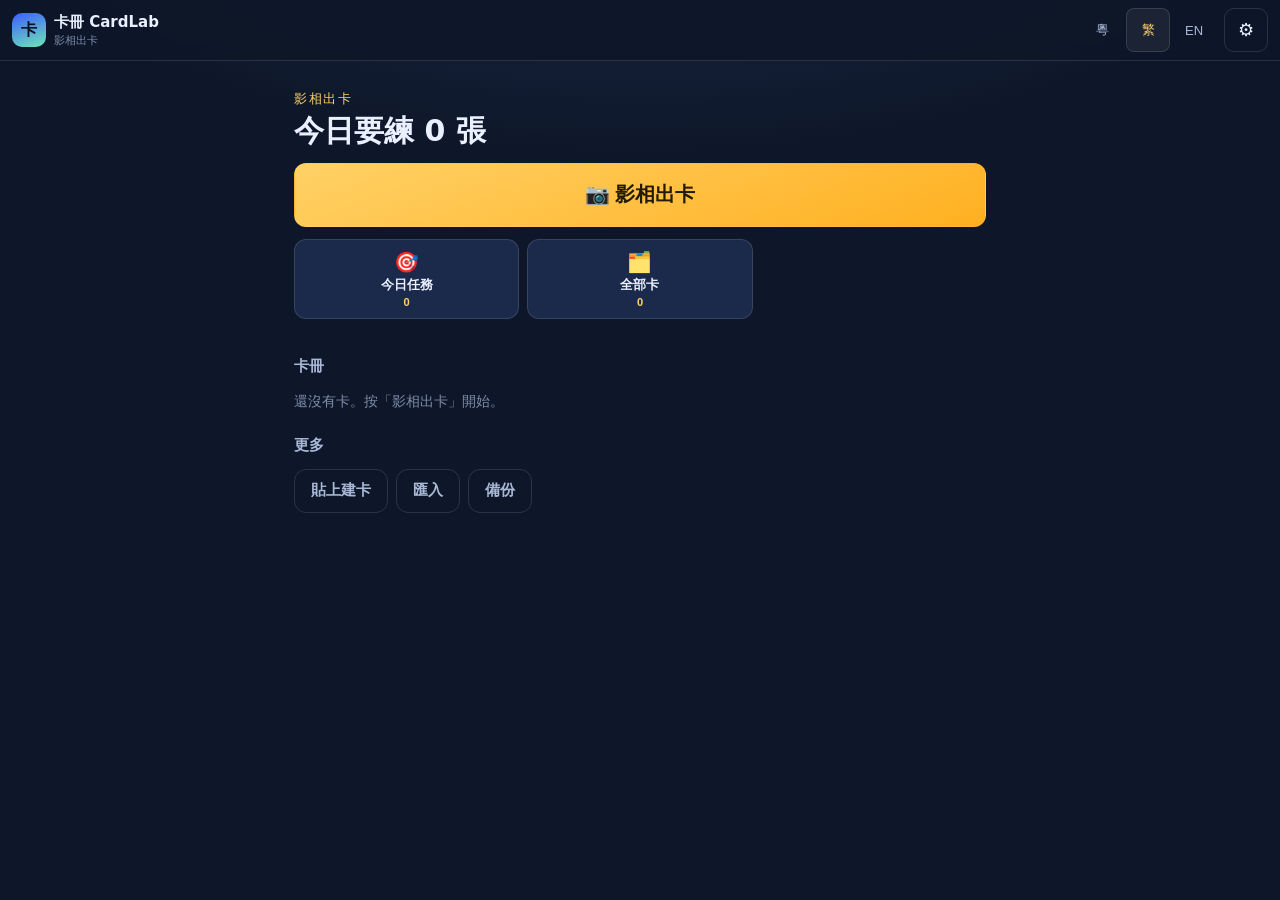
<file: cardlab/index.html>
<!DOCTYPE html>
<html lang="zh-Hant">
  <head>
    <meta charset="UTF-8" />
    <meta name="viewport" content="width=device-width, initial-scale=1, viewport-fit=cover" />
    <title>卡冊 CardLab</title>
    <meta
      name="description"
      content="影一張課本相，OCR 認字，AI 判斷科目／年級／知識分類同知識點，再出易記卡；有掌握地圖同間隔重練。卡同進度只存本機，練習可離線。"
    />
    <meta name="theme-color" content="#101a33" />
    <link rel="manifest" href="manifest.webmanifest" />
    <link rel="icon" href="../icons/cardlab.png" />
    <link rel="apple-touch-icon" href="../icons/cardlab.png" />
    <link rel="stylesheet" href="style.css" />
  </head>
  <body>
    <header class="topbar">
      <button type="button" class="iconbtn" id="btn-back" data-act="home" aria-label="返回" hidden>←</button>
      <span class="brand">
        <span class="brand__mark" aria-hidden="true">卡</span>
        <span class="brand__text">
          <strong>卡冊 CardLab</strong>
          <small>影相出卡</small>
        </span>
      </span>
      <div class="lang" role="group" aria-label="語言 / Language">
        <button type="button" data-lang="yue" aria-pressed="false">粵</button>
        <button type="button" data-lang="zh" aria-pressed="true">繁</button>
        <button type="button" data-lang="en" aria-pressed="false">EN</button>
      </div>
      <button type="button" class="iconbtn" id="btn-settings" data-act="settings" aria-label="設定">⚙</button>
    </header>

    <main id="view" class="wrap"></main>

    <div id="toast" class="toast" role="status" aria-live="polite" hidden></div>

    <noscript>呢個 app 需要 JavaScript。</noscript>

    <script src="../progress.js"></script>
    <script src="srs.js"></script>
    <script src="parse.js"></script>
    <script src="ai.js"></script>
    <script src="store.js"></script>
    <script src="map.js"></script>
    <script src="print.js"></script>
    <script src="app.js"></script>
  </body>
</html>
</file>
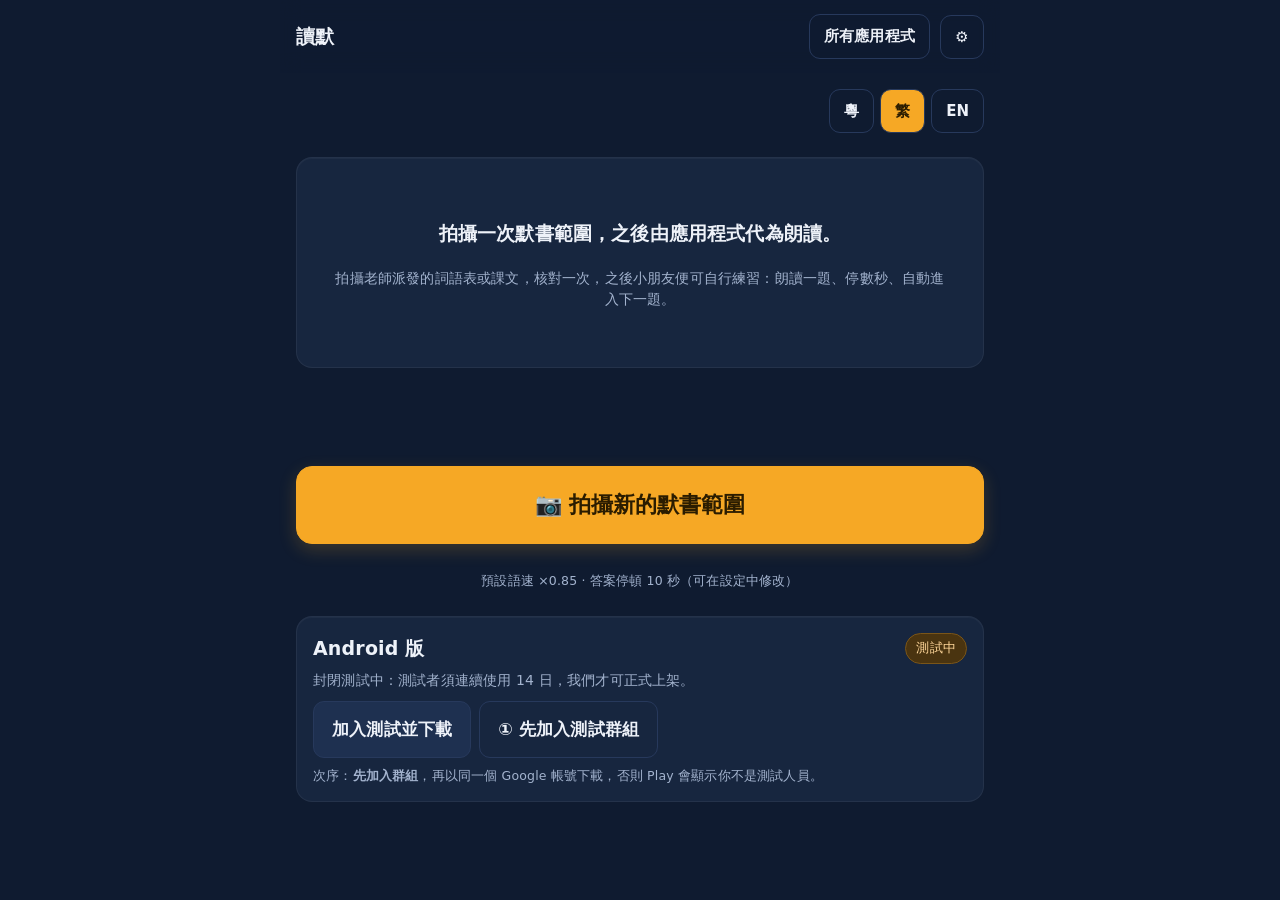
<file: dictalab/index.html>
<!doctype html>
<html lang="zh-HK">
  <head>
    <meta charset="UTF-8" />
    <meta name="viewport" content="width=device-width, initial-scale=1.0, viewport-fit=cover" />
    <meta name="theme-color" content="#12203a" />
    <link rel="icon" type="image/png" href="./icons/favicon-32.png" />
    <link rel="apple-touch-icon" href="./icons/icon-192.png" />
    <!-- PWA：令 web 版可以「加到主畫面」＋離線用。
         Android APK 內嘅 WebView 唔會註冊 SW（見 src/platform/pwa.ts）。 -->
    <link rel="manifest" href="./manifest.webmanifest" />
    <meta name="mobile-web-app-capable" content="yes" />
    <meta name="apple-mobile-web-app-capable" content="yes" />
    <meta name="apple-mobile-web-app-status-bar-style" content="black-translucent" />
    <meta name="apple-mobile-web-app-title" content="讀默" />
    <meta
      name="description"
      content="影低默書範圍，用粵語讀出，小朋友自己練。完全離線，唔收集任何資料。"
    />
    <title>讀默 DictaLab</title>
    <!--
      社交分享卡（2026-10-17 加）。實測：加之前三個站都冇 og:*，
      貼條 link 落家長 WhatsApp 群組只會顯示一條裸網址，冇標題同圖。
      ⚠️ og:image 一定要**絕對 URL**（WhatsApp 唔接受相對路徑），
         而且 <300 KB、≥300×200。圖由 tools/make-og.py 生成。
    -->
    <meta property="og:type" content="website" />
    <meta property="og:title" content="讀默 DictaLab — 粵語默書練習" />
    <meta
      property="og:description"
      content="影低默書範圍，app 用粵語讀出，小朋友自己練。完全離線、零收集。"
    />
    <meta property="og:image" content="https://seraphine55555.github.io/dictalab/og.png" />
    <meta property="og:image:width" content="1200" />
    <meta property="og:image:height" content="630" />
    <meta property="og:url" content="https://seraphine55555.github.io/dictalab/" />
    <meta property="og:locale" content="zh_HK" />
    <meta name="twitter:card" content="summary_large_image" />
    <script type="module" crossorigin src="./assets/index-CCrSsKYG.js"></script>
    <link rel="stylesheet" crossorigin href="./assets/index-BFvMArzG.css">
  </head>
  <body>
    <div id="root"></div>
  </body>
</html>
</file>
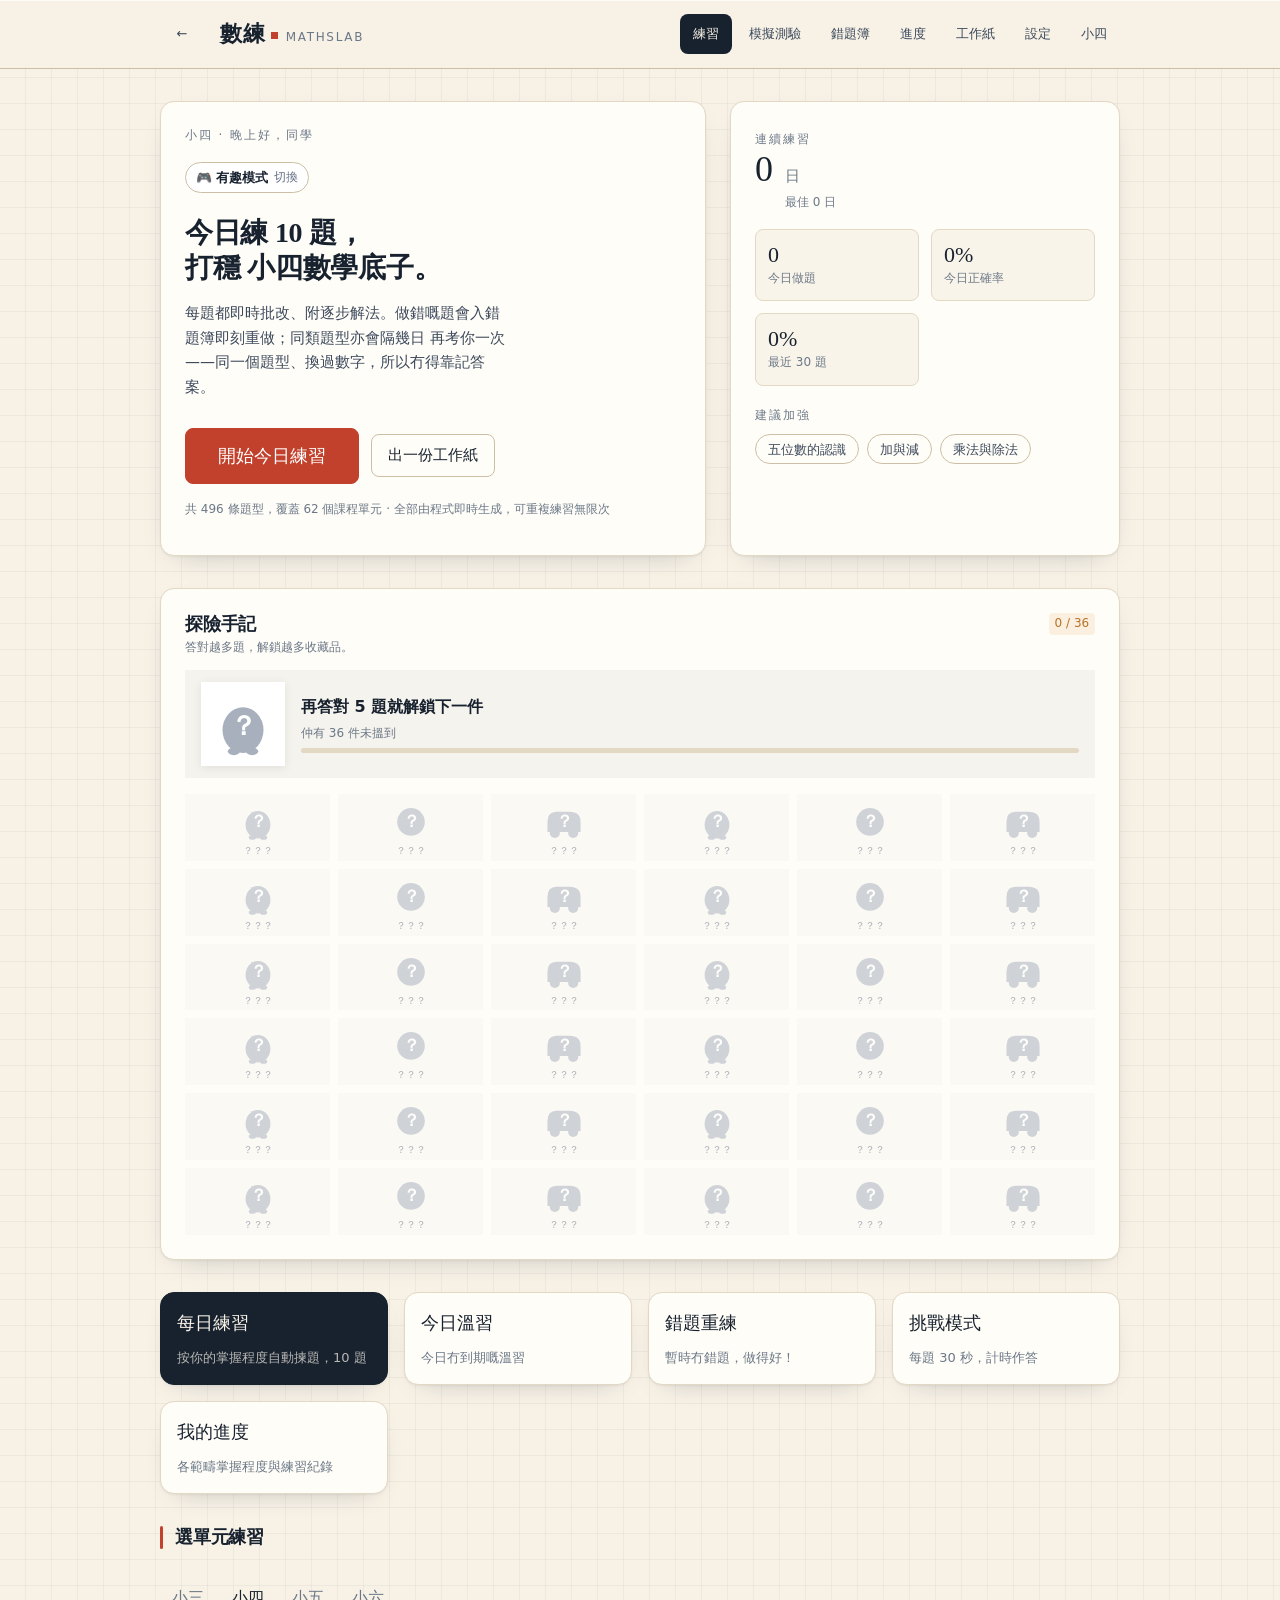
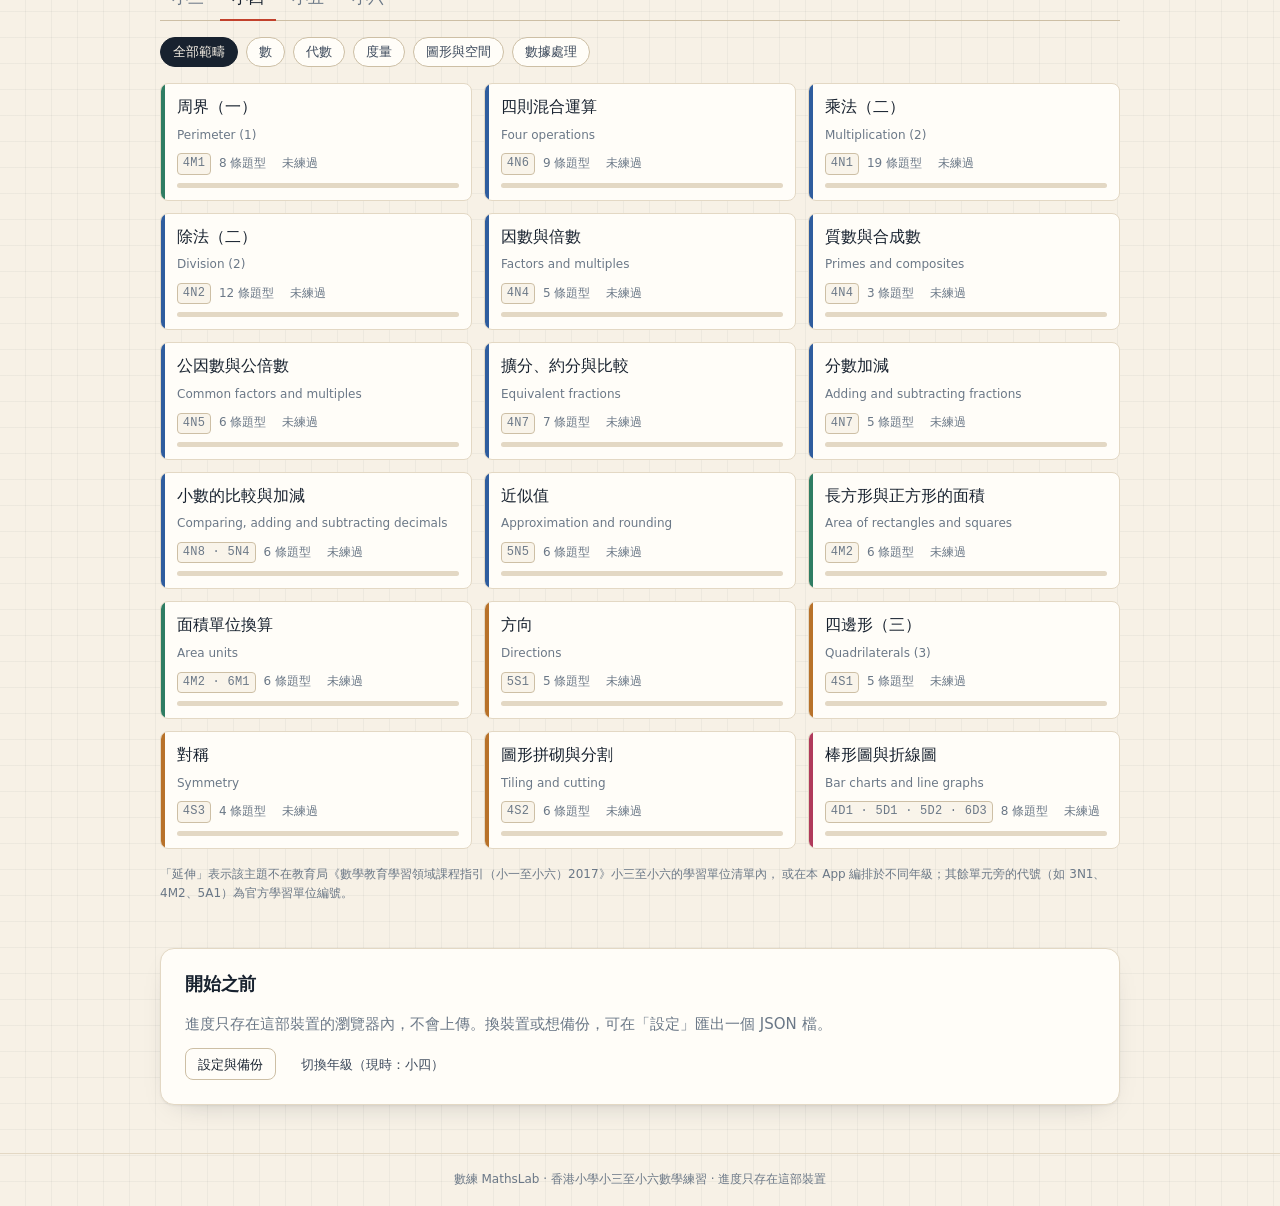
<file: mathslab/index.html>
<!doctype html>
<html lang="zh-HK">
  <head>
    <meta charset="UTF-8" />
    <meta name="viewport" content="width=device-width, initial-scale=1.0, viewport-fit=cover" />
    <meta name="theme-color" content="#1b2a4a" />
    <meta
      name="description"
      content="數練 MathsLab — 香港小學小三至小六數學練習，即時批改、錯題重練、進度追蹤。"
    />

    <!--
      PWA。用相對路徑（./）而唔係絕對路徑，因為 base 係 './'，個 build 要可以由
      子目錄、USB 手指或者本機檔案系統直接跑。

      注意：Service Worker 只在安全來源（https / localhost）註冊得到，所以用
      http://192.168.x.x 開的話，下面 sw.js 唔會生效。但呢幾個標籤照樣有效 ——
      iPad／Android 都可以「加到主畫面」，用全螢幕、自訂圖示同名稱開啟。
    -->
    <link rel="manifest" href="./manifest.webmanifest" />
    <link rel="icon" type="image/png" sizes="32x32" href="./icons/favicon-32.png" />
    <link rel="apple-touch-icon" href="./icons/apple-touch-icon.png" />
    <meta name="mobile-web-app-capable" content="yes" />
    <meta name="apple-mobile-web-app-capable" content="yes" />
    <meta name="apple-mobile-web-app-status-bar-style" content="default" />
    <meta name="apple-mobile-web-app-title" content="數練" />

    <!-- 社交分享卡（2026-10-17 加）。og:image 要絕對 URL（WhatsApp 唔收相對路徑），
         圖由 tools/make-og.py 生成（1200×630、<300 KB）。 -->
    <meta property="og:type" content="website" />
    <meta property="og:title" content="數練 MathsLab — 小學數學練習" />
    <meta
      property="og:description"
      content="香港小學 P3–P6 數學練習：即時批改、逐步解法、錯題重練。離線都用得、零收集。"
    />
    <meta property="og:image" content="https://seraphine55555.github.io/mathslab/og.png" />
    <meta property="og:image:width" content="1200" />
    <meta property="og:image:height" content="630" />
    <meta property="og:url" content="https://seraphine55555.github.io/mathslab/" />
    <meta property="og:locale" content="zh_HK" />
    <meta name="twitter:card" content="summary_large_image" />

    <title>數練 MathsLab · 香港小學數學練習</title>
    <!--
      ⚠️ 刻意**唔載入** Google Fonts（2026-10-17 移除）。

      原本呢度有三個 tag：兩個 preconnect ＋ 一條
      `fonts.googleapis.com/css2?family=Noto+Sans+TC...&family=Noto+Serif+TC...`。
      佢哋會令**每個訪客**都向 Google 發出請求（送 IP、Referer），
      而門戶（seraphine55555.github.io）同 app 對外宣稱嘅係「零第三方請求」。

      移除係安全嘅：`src/styles/tokens.css` 嘅 `--font-ui` / `--font-display`
      本身已帶完整系統 CJK fallback（PingFang TC / Microsoft JhengHei /
      Songti TC / SimSun），所以外觀唔會塌。

      要還原嘅話，就係把上面三行 tag 加返嚟 —— 但同時要改門戶嘅
      「零第三方請求」講法，否則就係假話。
    -->
    <script type="module" crossorigin src="./assets/index-wwGg8MDv.js"></script>
    <link rel="stylesheet" crossorigin href="./assets/index-D0Yh34lq.css">
  </head>
  <body>
    <div id="root"></div>
  </body>
</html>
</file>
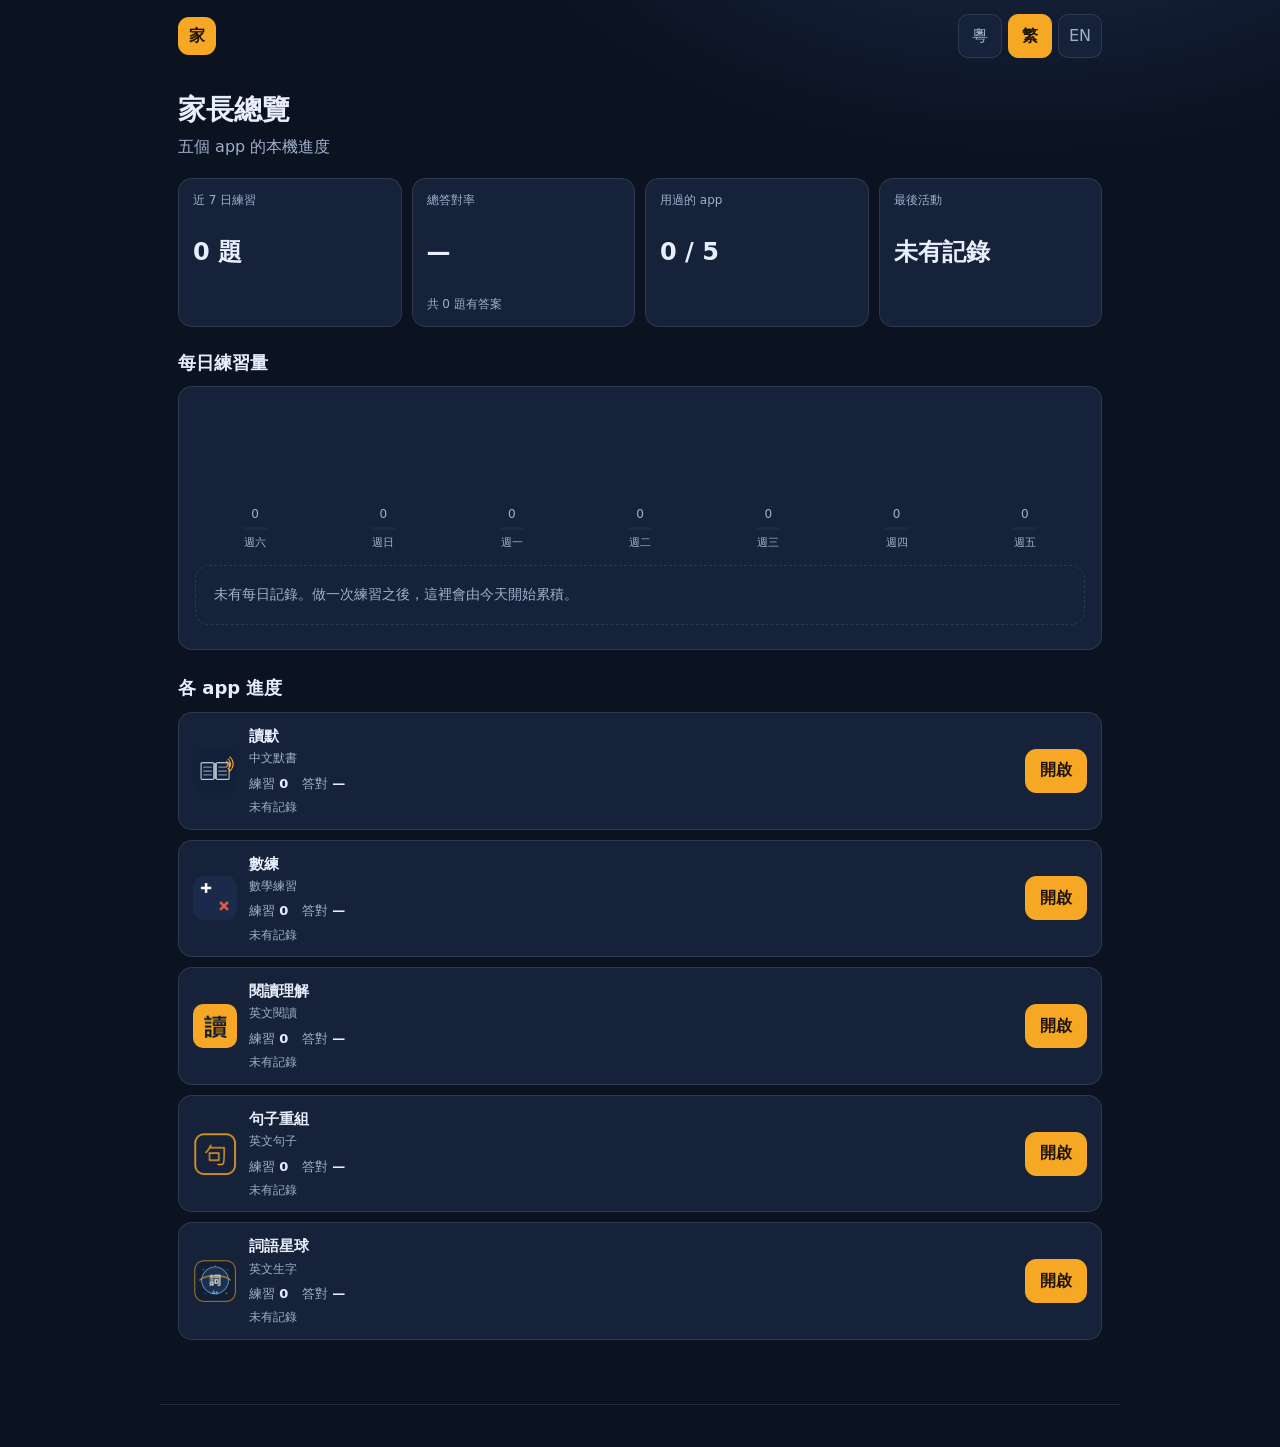
<file: parent/index.html>
<!DOCTYPE html>
<html lang="zh-HK">
  <head>
    <meta charset="UTF-8" />
    <meta name="viewport" content="width=device-width, initial-scale=1, viewport-fit=cover" />
    <title>家長總覽 · Parent Overview</title>
    <meta name="description" content="四個練習 app 的本機進度總覽：練習次數、正確率、最後活動。全部只在這台裝置讀取，不會上傳。" />
    <meta name="theme-color" content="#0f172a" />
    <link rel="icon" href="../icons/sentence.png" />
    <link rel="stylesheet" href="parent.css" />
  </head>
  <body>
    <header class="topbar">
      <a class="brand" href="../">
        <span class="brand__mark" aria-hidden="true">家</span>
        <span>
          <strong data-i18n="title"></strong>
          <small data-i18n="sub"></small>
        </span>
      </a>
      <div class="lang" role="group" aria-label="語言">
        <button type="button" data-lang="yue" aria-pressed="false">粵</button>
        <button type="button" data-lang="zh" aria-pressed="true">繁</button>
        <button type="button" data-lang="en" aria-pressed="false">EN</button>
      </div>
    </header>

    <main id="app" class="wrap">
      <p class="loading" data-i18n="loading"></p>
    </main>

    <footer class="foot">
      <span data-i18n="privacy"></span>
      <a href="../" data-i18n="back"></a>
    </footer>

    <script src="../progress.js"></script>
    <script src="parent.js"></script>
  </body>
</html>
</file>
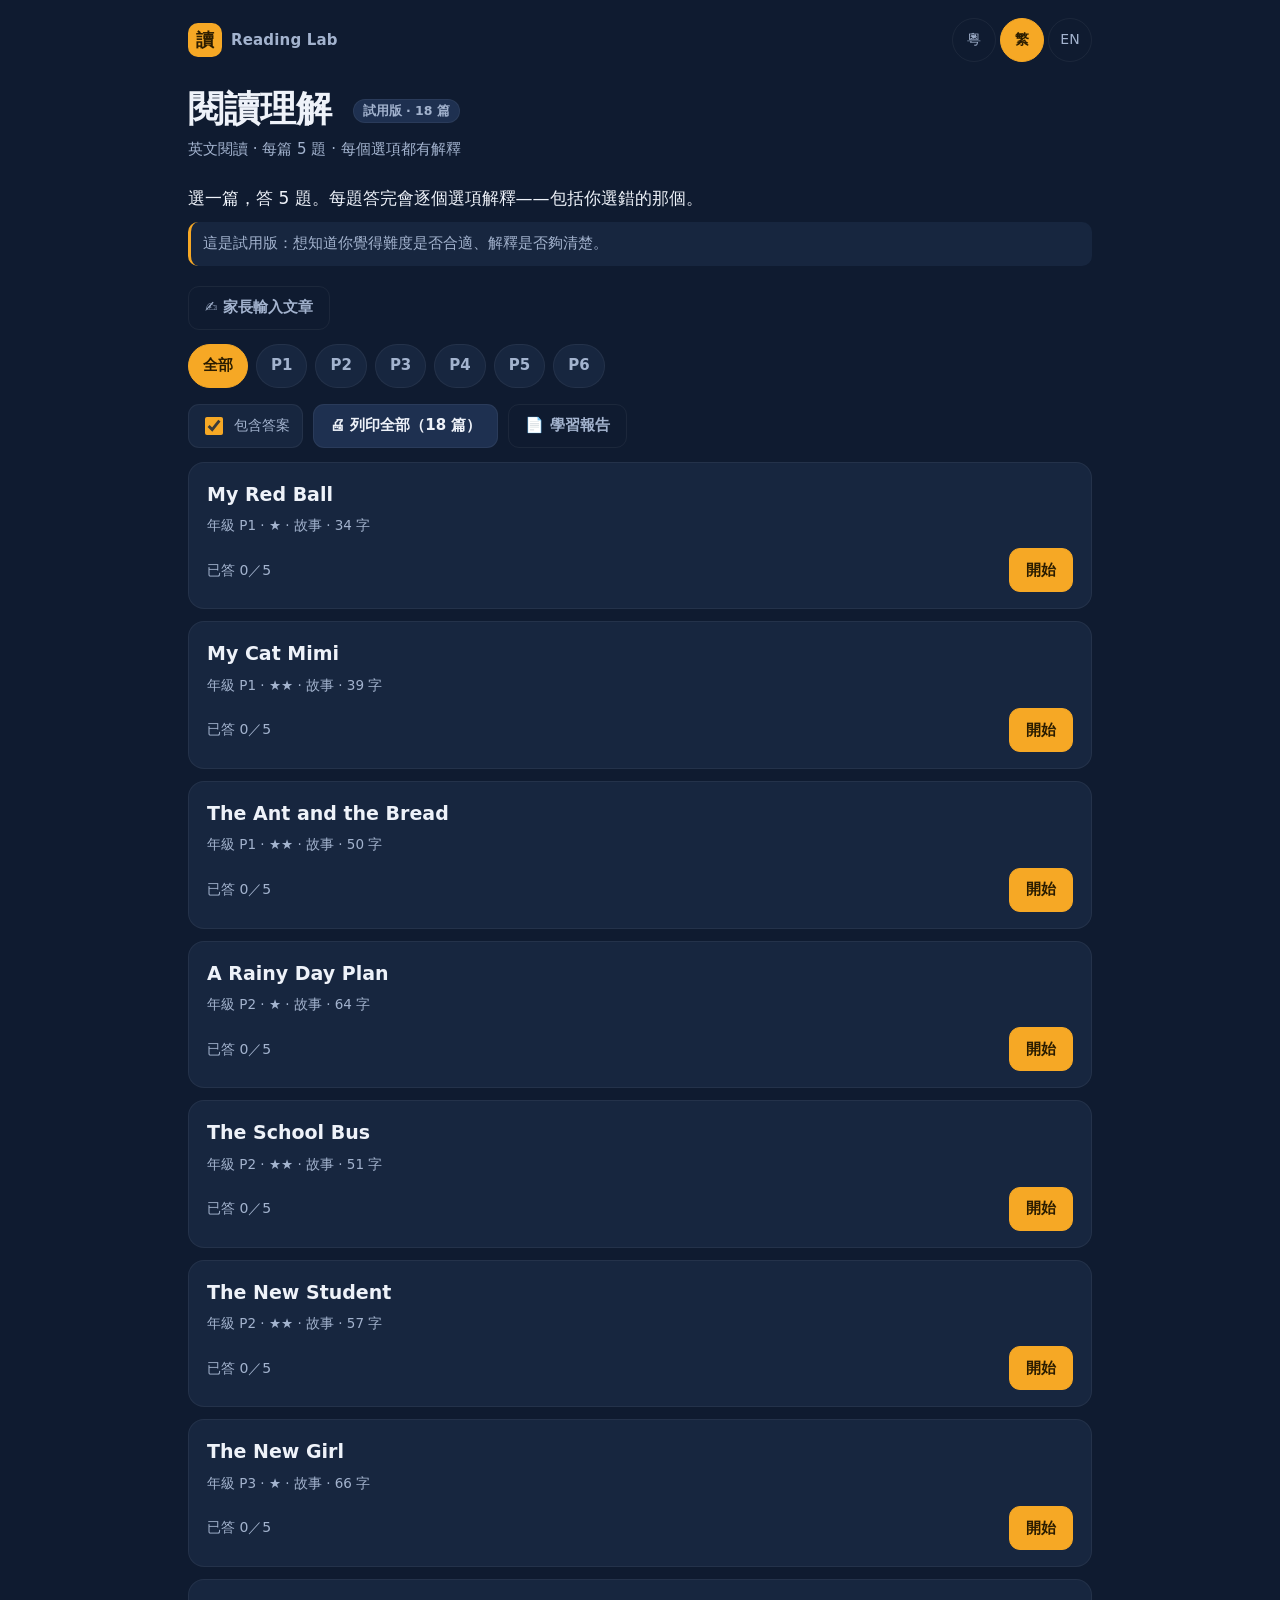
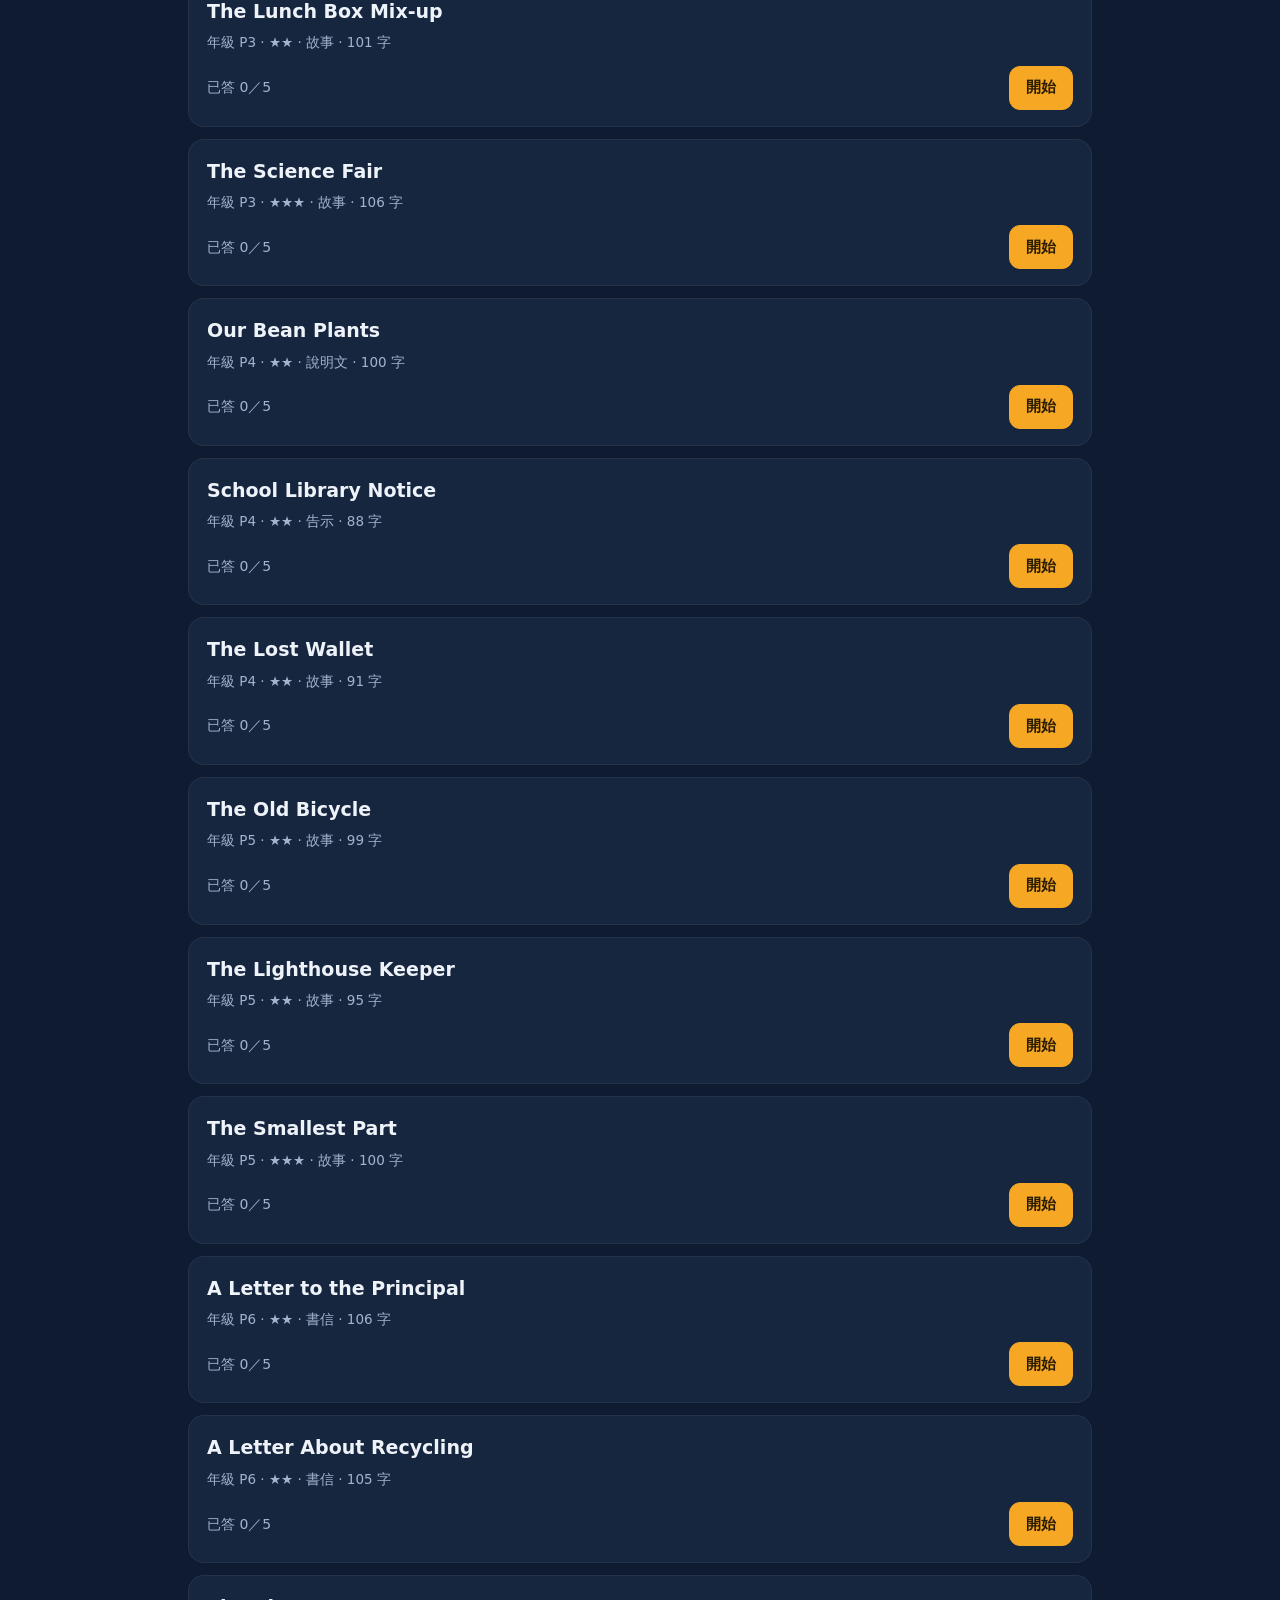
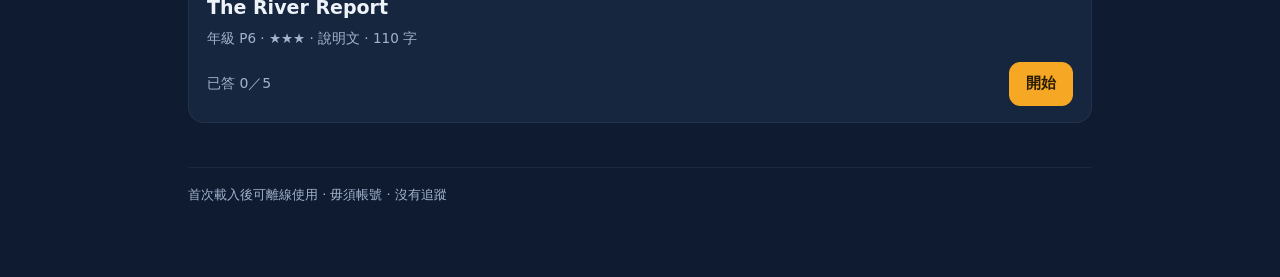
<file: reading/index.html>
<!doctype html>
<html lang="zh-Hant-HK">
  <head>
    <meta charset="utf-8" />
    <meta name="viewport" content="width=device-width, initial-scale=1, viewport-fit=cover" />
    <meta name="color-scheme" content="dark" />
    <title>閱讀理解 · 試用版</title>
    <meta
      name="description"
      content="英文閱讀理解試用版：P1–P6 樣本，每題逐個選項解釋。首次載入後可離線使用、毋須帳號。"
    />
    <meta name="robots" content="noindex" />
    <meta name="theme-color" content="#0f1b30" />
    <link rel="manifest" href="manifest.webmanifest" />
    <link rel="icon" href="icon-192.png" sizes="192x192" type="image/png" />
    <link rel="apple-touch-icon" href="icon-192.png" />
    <link rel="stylesheet" href="reading.css" />
  </head>
  <body>
    <main class="wrap">
      <header class="topbar">
        <div class="brand">
          <span class="brand-mark" aria-hidden="true">讀</span>
          <span class="brand-text">Reading Lab</span>
        </div>
        <div class="lang-switch" role="group" aria-label="語言 / Language">
          <button type="button" class="lang-btn" data-lang-btn="yue">粵</button>
          <button type="button" class="lang-btn" data-lang-btn="zh">繁</button>
          <button type="button" class="lang-btn" data-lang-btn="en">EN</button>
        </div>
      </header>

      <h1 class="page-title" id="page-title"></h1>
      <p class="page-sub" id="page-sub"></p>

      <div id="app"></div>

      <footer>
        <p id="page-foot"></p>
      </footer>
    </main>

    <script src="../progress.js"></script>
    <script src="../wordlab/data.js"></script>
    <script src="glossary.js"></script>
    <script src="passages.js"></script>
    <script src="notes.js"></script>
    <script src="short.js"></script>
    <script src="app.js"></script>
    <script>
      /* Service Worker：令「首次載入後可離線使用」成立。
         ⚠️ 一定要喺 http(s) 之下；file:// 測試無效。 */
      if ('serviceWorker' in navigator) {
        window.addEventListener('load', function () {
          navigator.serviceWorker.register('sw.js').catch(function () {
            /* 註冊失敗（例如私密模式）唔應該阻住 app 用 */
          });
        });
      }
    </script>
  </body>
</html>
</file>
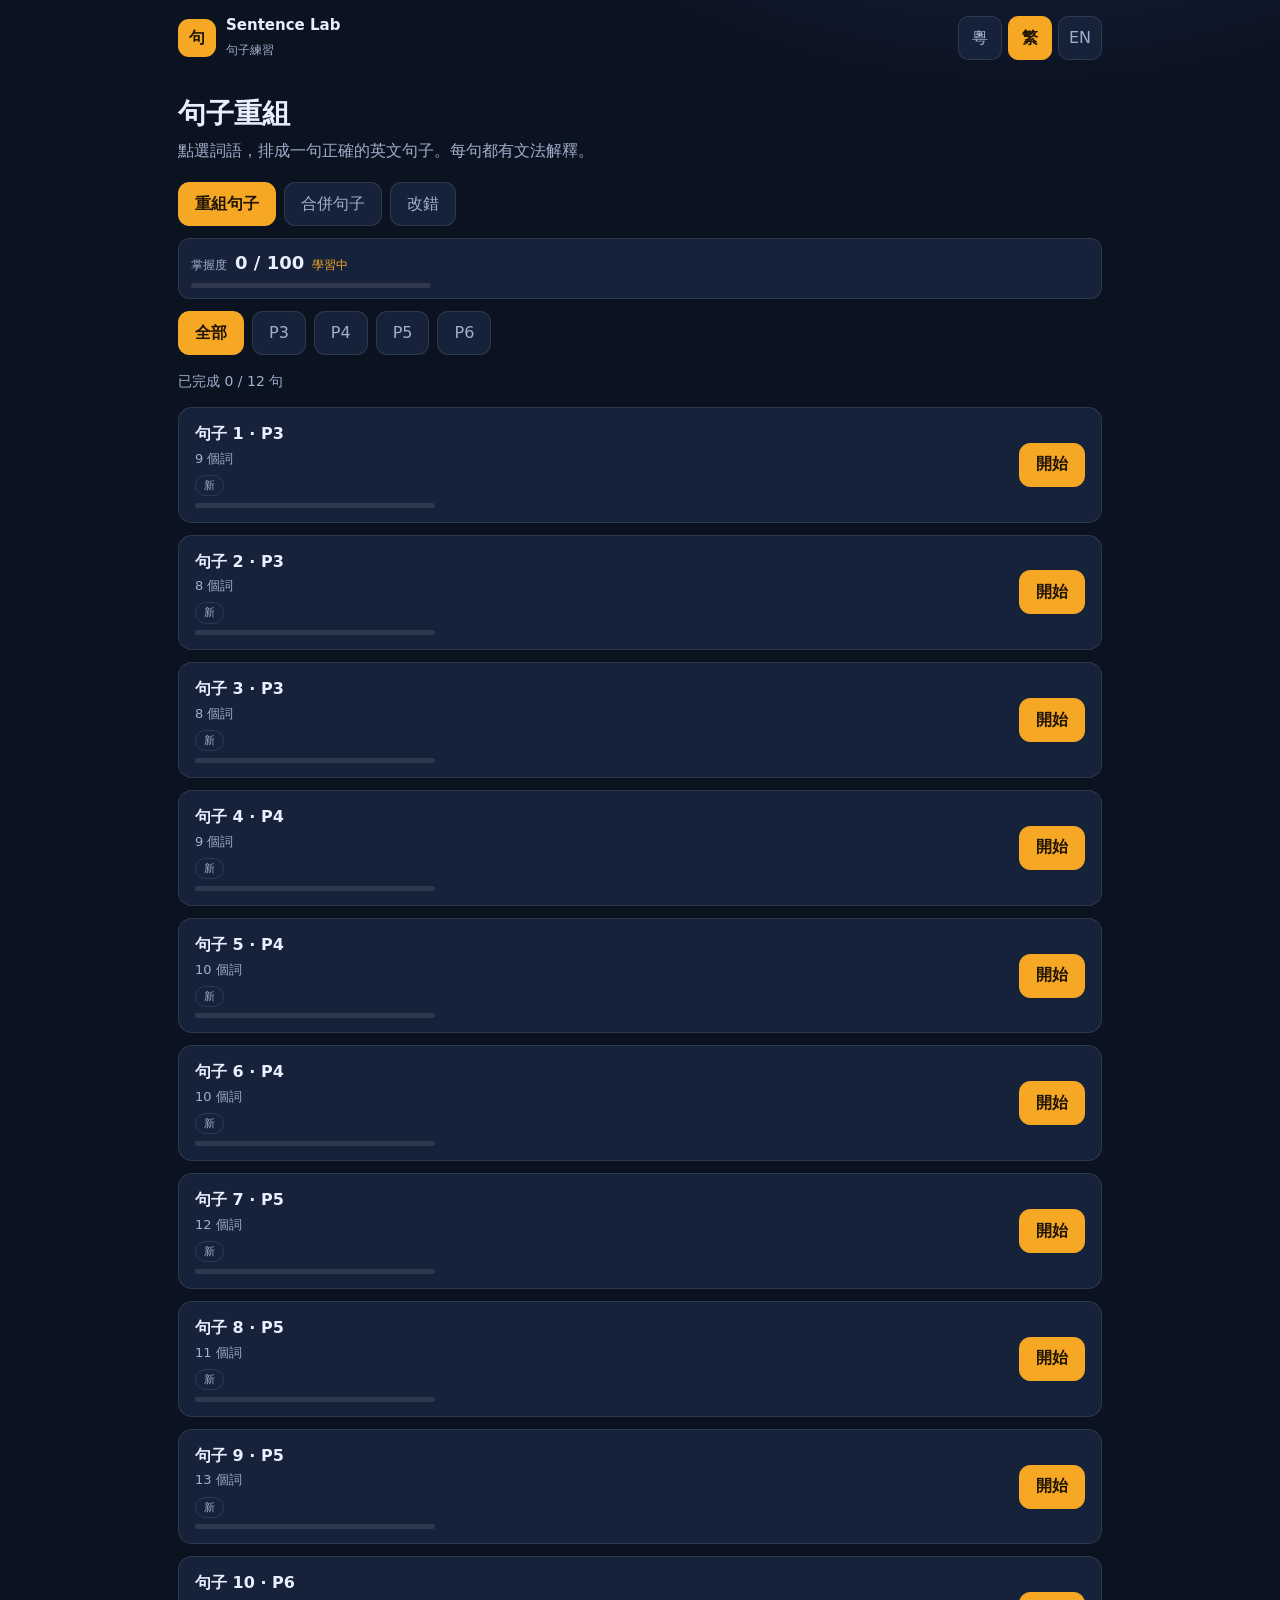
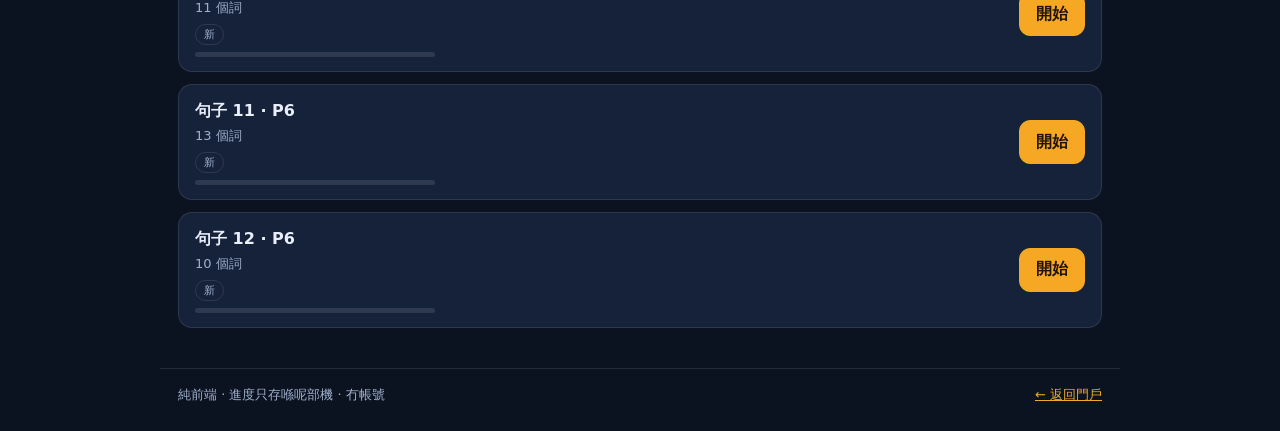
<file: sentence/index.html>
<!DOCTYPE html>
<html lang="zh-HK">
  <head>
    <meta charset="UTF-8" />
    <meta name="viewport" content="width=device-width, initial-scale=1, viewport-fit=cover" />
    <title>句子重組 · Sentence Lab</title>
    <meta name="description" content="小學英文句子練習：重組、合併、改錯三種模式，每題有文法解釋。首次載入後可離線使用，沒有帳號。" />
    <meta name="theme-color" content="#0f172a" />
    <link rel="manifest" href="manifest.webmanifest" />
    <link rel="icon" href="../icons/sentence.png" />
    <link rel="apple-touch-icon" href="../icons/sentence.png" />
    <link rel="stylesheet" href="style.css" />
  </head>
  <body>
    <header class="topbar">
      <a class="brand" href="../">
        <span class="brand__mark" aria-hidden="true">句</span>
        <span>
          <strong>Sentence Lab</strong>
          <small>句子練習</small>
        </span>
      </a>
      <div class="lang" role="group" aria-label="語言">
        <button type="button" data-lang="yue" aria-pressed="false">粵</button>
        <button type="button" data-lang="zh" aria-pressed="true">繁</button>
        <button type="button" data-lang="en" aria-pressed="false">EN</button>
      </div>
    </header>

    <main id="app" class="wrap"></main>

    <footer class="foot">
      <span>純前端 · 進度只存喺呢部機 · 冇帳號</span>
      <a href="../">← 返回門戶</a>
    </footer>

    <script src="../progress.js"></script>
    <script src="sentences.js"></script>
    <script src="combine.js"></script>
    <script src="errors.js"></script>
    <script src="app.js"></script>
  </body>
</html>
</file>
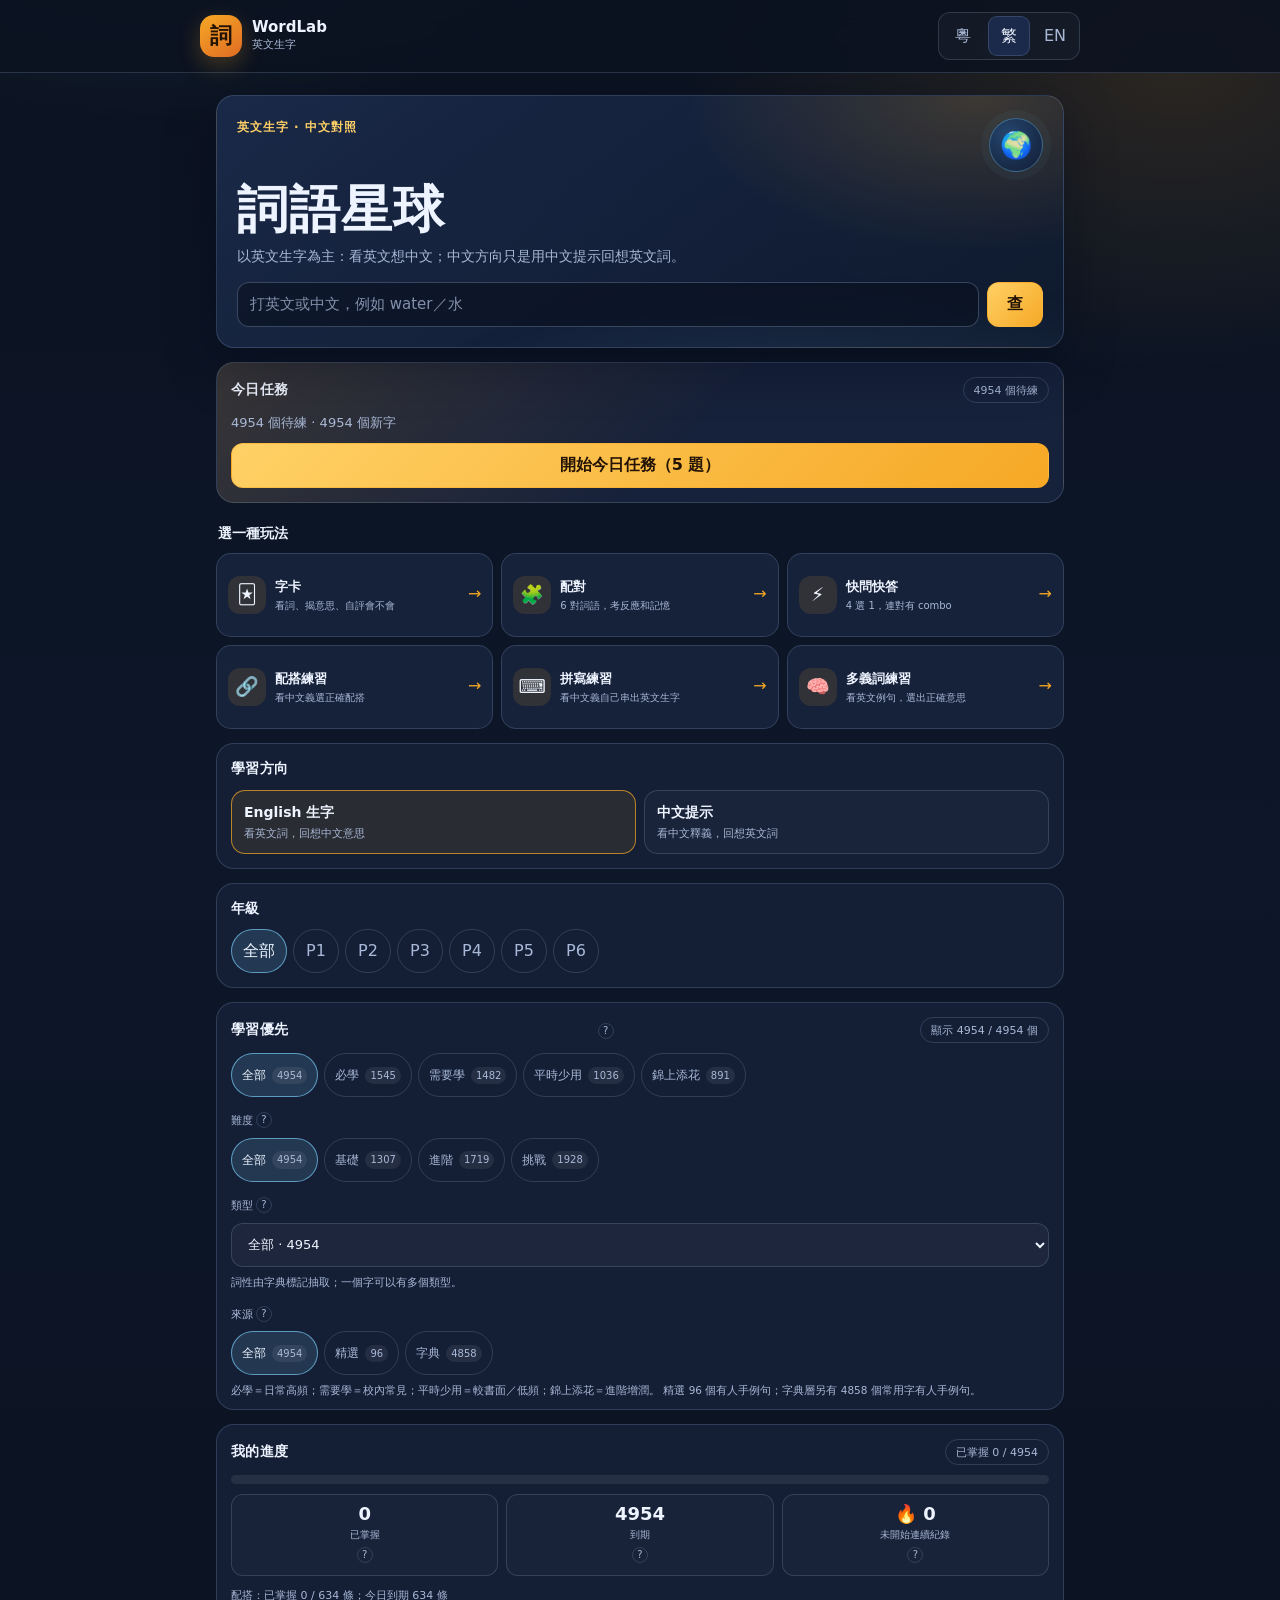
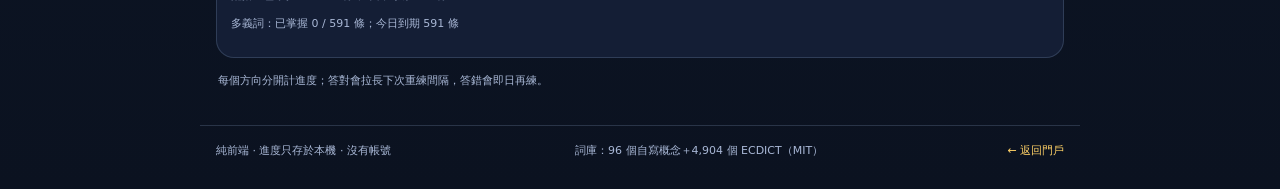
<file: wordlab/index.html>
<!DOCTYPE html>
<html lang="zh-Hant">
  <head>
    <meta charset="UTF-8" />
    <meta name="viewport" content="width=device-width, initial-scale=1, viewport-fit=cover" />
    <title>詞語星球 · WordLab</title>
    <meta
      name="description"
      content="近 5,000 個英文常用字練習：字卡、配對、快問快答；用間隔重練記住生字。進度只存本機，首次載入後可離線使用。"
    />
    <meta name="theme-color" content="#1b2a4a" />
    <link rel="manifest" href="manifest.webmanifest" />
    <link rel="icon" href="../icons/wordlab.png" />
    <link rel="apple-touch-icon" href="../icons/wordlab.png" />
    <link rel="stylesheet" href="style.css" />
  </head>
  <body>
    <header class="topbar">
      <a class="brand" href="../" aria-label="返回門戶">
        <span class="brand__mark" aria-hidden="true">詞</span>
        <span>
          <strong>WordLab</strong>
          <small>英文生字</small>
        </span>
      </a>
      <div class="lang" role="group" aria-label="語言 / Language">
        <button type="button" data-lang="yue" aria-pressed="false">粵</button>
        <button type="button" data-lang="zh" aria-pressed="true">繁</button>
        <button type="button" data-lang="en" aria-pressed="false">EN</button>
      </div>
    </header>

    <main id="app" class="wrap" aria-live="polite"></main>

    <footer class="foot">
      <span data-i18n="foot.local"></span>
      <span data-i18n="foot.source"></span>
      <a href="../" data-i18n="foot.hub"></a>
    </footer>

    <script src="../progress.js"></script>
    <script src="data.js"></script>
    <script src="bulk.js"></script>
    <script src="types.js"></script>
    <script src="blocked.js"></script>
    <script src="examples-pack1.js"></script>
    <script src="examples-pack2.js"></script>
    <script src="examples-pack3.js"></script>
    <script src="examples-pack4.js"></script>
    <script src="examples-pack5.js"></script>
    <script src="examples-pack6.js"></script>
    <script src="examples-pack7.js"></script>
    <script src="examples-pack8.js"></script>
    <script src="examples-pack9.js"></script>
    <script src="examples-pack10.js"></script>
    <script src="examples-pack11.js"></script>
    <script src="examples-pack12.js"></script>
    <script src="examples-pack13.js"></script>
    <script src="examples-pack14.js"></script>
    <script src="examples-pack15.js"></script>
    <script src="examples-pack16.js"></script>
    <script src="examples-pack17.js"></script>
    <script src="examples-pack18.js"></script>
    <script src="examples-pack19.js"></script>
    <script src="examples-pack20.js"></script>
    <script src="examples-pack21.js"></script>
    <script src="examples-pack22.js"></script>
    <script src="examples-pack23.js"></script>
    <script src="examples-pack24.js"></script>
    <script src="examples-pack25.js"></script>
    <script src="examples-pack26.js"></script>
    <script src="examples-pack27.js"></script>
    <script src="examples-pack28.js"></script>
    <script src="examples-pack29.js"></script>
    <script src="examples-pack30.js"></script>
    <script src="examples-pack31.js"></script>
    <script src="examples-pack32.js"></script>
    <script src="examples-pack33.js"></script>
    <script src="examples-pack34.js"></script>
    <script src="examples-pack35.js"></script>
    <script src="examples-pack36.js"></script>
    <script src="examples-pack37.js"></script>
    <script src="examples-pack38.js"></script>
    <script src="examples-pack39.js"></script>
    <script src="examples-pack40.js"></script>
    <script src="examples-pack41.js"></script>
    <script src="examples-pack42.js"></script>
    <script src="examples-pack43.js"></script>
    <script src="examples-pack44.js"></script>
    <script src="examples-pack45.js"></script>
    <script src="examples-pack46.js"></script>
    <script src="examples-pack47.js"></script>
    <script src="examples-pack48.js"></script>
    <script src="examples-pack49.js"></script>
    <script src="examples-pack50.js"></script>
    <script src="senses.js"></script>
    <script src="phrases.js"></script>
    <script src="phrases2.js"></script>
    <script src="app.js"></script>
    <script>
      if ('serviceWorker' in navigator) {
        navigator.serviceWorker.register('sw.js').catch(function () {
          /* 離線快取失敗不影響即時練習。 */
        });
      }
    </script>
  </body>
</html>
</file>
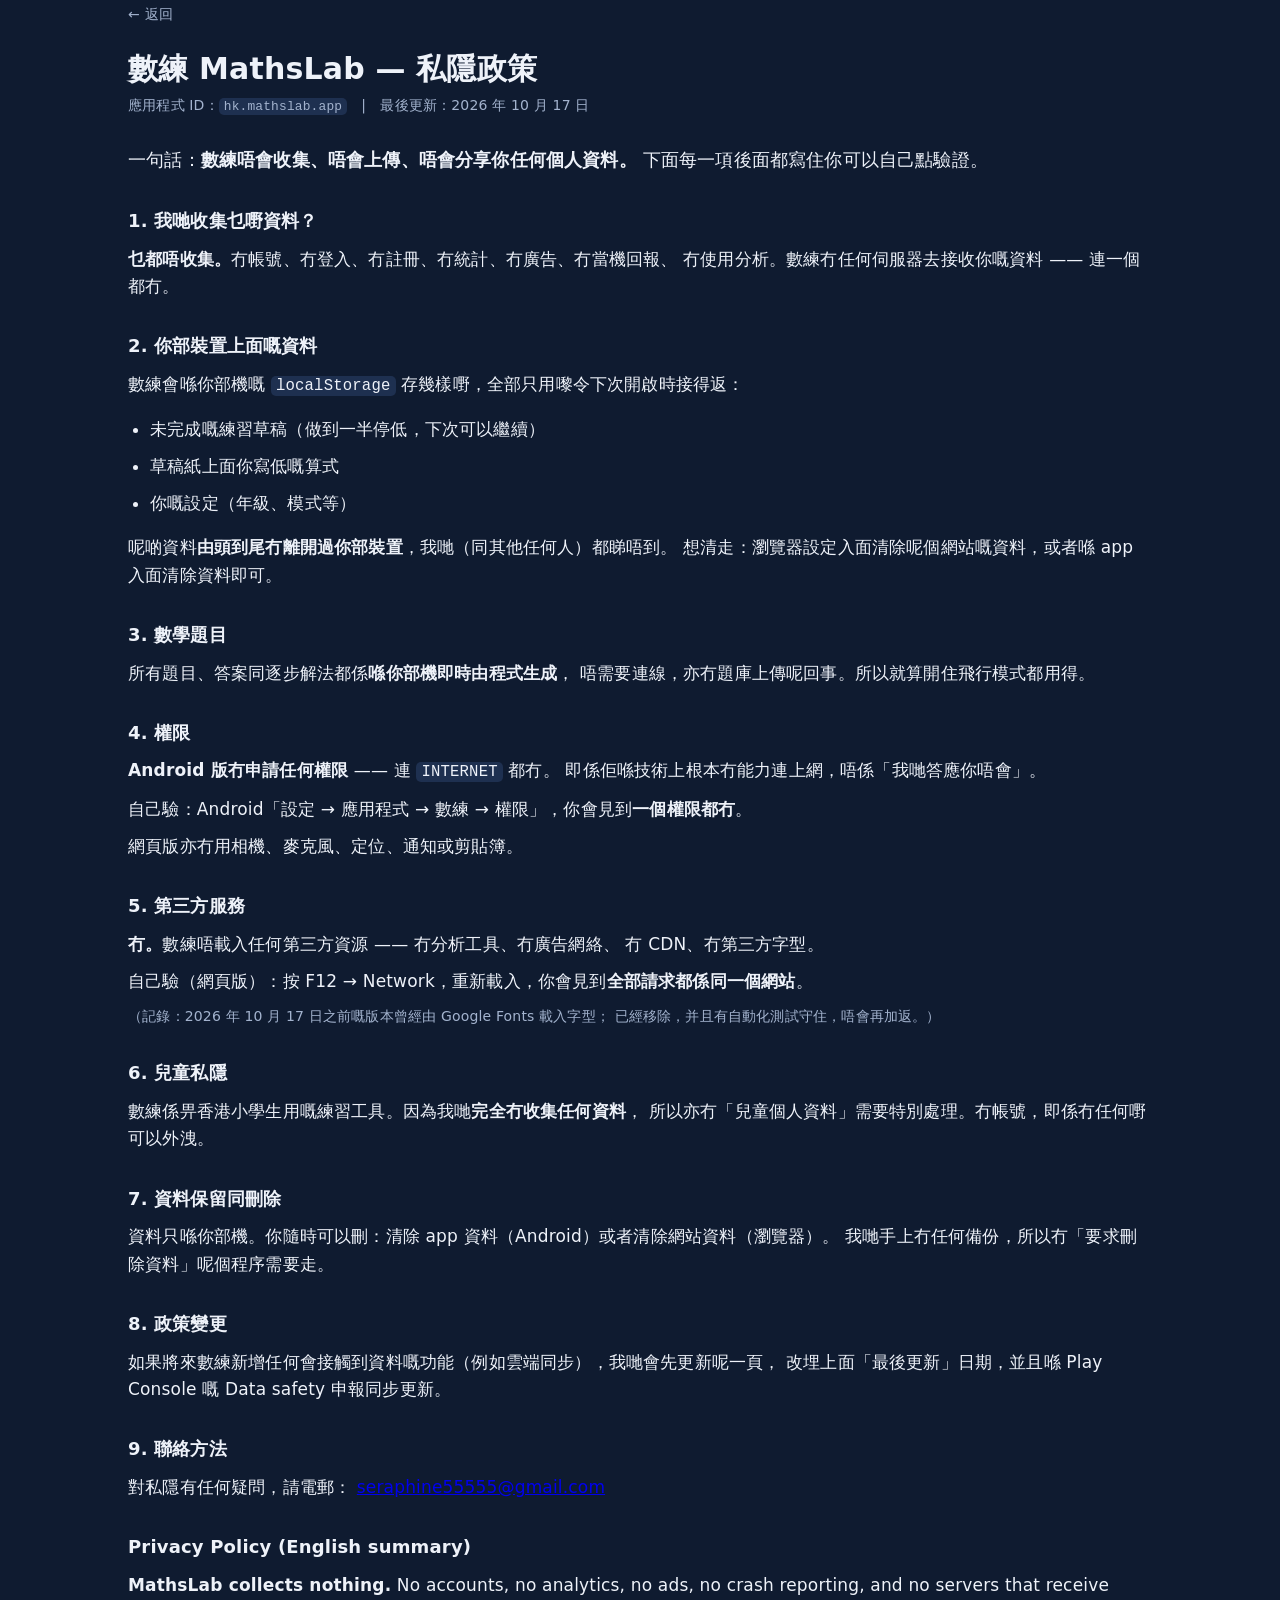
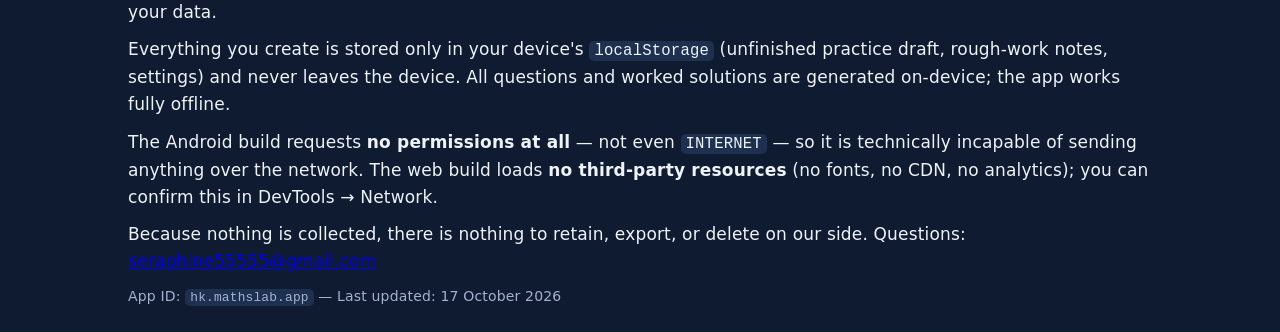
<file: privacy/mathslab/index.html>
<!doctype html>
<html lang="zh-Hant-HK">
  <head>
    <meta charset="utf-8" />
    <meta name="viewport" content="width=device-width, initial-scale=1" />
    <!--
      數練 MathsLab 私隱政策。

      ## 寫法原則：每一句都要對得住程式碼

      2026-10-17 寫之前逐項實測過（證據記錄：`mathslab/docs/privacy-audit.md`）：
        * `src/**` 冇任何 fetch / XHR / sendBeacon / WebSocket（零網絡 API）
        * `src/**` 冇 mediaDevices / geolocation / clipboard / Notification（零裝置 API）
        * 冇 `document.cookie`
        * 儲存只用 localStorage（exam.ts 嘅 DRAFT_KEY、scratch.ts 嘅 KEY）
        * dependencies 只有 react + react-dom（冇分析／廣告 SDK）
        * release APK `aapt2 dump permissions` 只回 package 名 ⇒ **零權限**
        * 網頁版真瀏覽器實測 ⇒ **零第三方請求**（原本有 Google Fonts，已移除）

      所以唔寫「我哋重視你嘅私隱」呢類空話，改為寫可以自己驗嘅事實。

      ⚠️ 呢一頁唔載入任何外部資源（連 hub.css 都係同源）。
      ⚠️ 改任何一項行為（加同步、加分析、加字型）就要同時改呢一頁，
         否則 Play 嘅 Data safety 同呢頁唔一致，會被下架。
    -->
    <title>數練 MathsLab — 私隱政策 / Privacy Policy</title>
    <meta
      name="description"
      content="數練 MathsLab 私隱政策：唔收集、唔上傳、唔分享任何個人資料。全部計算喺你部機上面完成。"
    />
    <link rel="icon" href="../../icons/mathslab.png" />
    <link rel="stylesheet" href="../../hub.css" />
  </head>
  <body>
    <main class="wrap prose">
      <a class="back" href="../../">← 返回</a>

      <h1>數練 MathsLab — 私隱政策</h1>
      <p class="meta">
        應用程式 ID：<code>hk.mathslab.app</code>　|　最後更新：2026 年 10 月 17 日
      </p>

      <p class="lede">
        一句話：<strong>數練唔會收集、唔會上傳、唔會分享你任何個人資料。</strong>
        下面每一項後面都寫住你可以自己點驗證。
      </p>

      <h2>1. 我哋收集乜嘢資料？</h2>
      <p>
        <strong>乜都唔收集。</strong>冇帳號、冇登入、冇註冊、冇統計、冇廣告、冇當機回報、
        冇使用分析。數練冇任何伺服器去接收你嘅資料 —— 連一個都冇。
      </p>

      <h2>2. 你部裝置上面嘅資料</h2>
      <p>
        數練會喺你部機嘅 <code>localStorage</code> 存幾樣嘢，全部只用嚟令下次開啟時接得返：
      </p>
      <ul>
        <li>未完成嘅練習草稿（做到一半停低，下次可以繼續）</li>
        <li>草稿紙上面你寫低嘅算式</li>
        <li>你嘅設定（年級、模式等）</li>
      </ul>
      <p>
        呢啲資料<strong>由頭到尾冇離開過你部裝置</strong>，我哋（同其他任何人）都睇唔到。
        想清走：瀏覽器設定入面清除呢個網站嘅資料，或者喺 app 入面清除資料即可。
      </p>

      <h2>3. 數學題目</h2>
      <p>
        所有題目、答案同逐步解法都係<strong>喺你部機即時由程式生成</strong>，
        唔需要連線，亦冇題庫上傳呢回事。所以就算開住飛行模式都用得。
      </p>

      <h2>4. 權限</h2>
      <p>
        <strong>Android 版冇申請任何權限</strong> —— 連 <code>INTERNET</code> 都冇。
        即係佢喺技術上根本冇能力連上網，唔係「我哋答應你唔會」。
      </p>
      <p>
        自己驗：Android「設定 → 應用程式 → 數練 → 權限」，你會見到<strong>一個權限都冇</strong>。
      </p>
      <p>
        網頁版亦冇用相機、麥克風、定位、通知或剪貼簿。
      </p>

      <h2>5. 第三方服務</h2>
      <p>
        <strong>冇。</strong>數練唔載入任何第三方資源 —— 冇分析工具、冇廣告網絡、
        冇 CDN、冇第三方字型。
      </p>
      <p>
        自己驗（網頁版）：按 F12 → Network，重新載入，你會見到<strong>全部請求都係同一個網站</strong>。
      </p>
      <p class="meta">
        （記錄：2026 年 10 月 17 日之前嘅版本曾經由 Google Fonts 載入字型；
        已經移除，并且有自動化測試守住，唔會再加返。）
      </p>

      <h2>6. 兒童私隱</h2>
      <p>
        數練係畀香港小學生用嘅練習工具。因為我哋<strong>完全冇收集任何資料</strong>，
        所以亦冇「兒童個人資料」需要特別處理。冇帳號，即係冇任何嘢可以外洩。
      </p>

      <h2>7. 資料保留同刪除</h2>
      <p>
        資料只喺你部機。你隨時可以刪：清除 app 資料（Android）或者清除網站資料（瀏覽器）。
        我哋手上冇任何備份，所以冇「要求刪除資料」呢個程序需要走。
      </p>

      <h2>8. 政策變更</h2>
      <p>
        如果將來數練新增任何會接觸到資料嘅功能（例如雲端同步），我哋會先更新呢一頁，
        改埋上面「最後更新」日期，並且喺 Play Console 嘅 Data safety 申報同步更新。
      </p>

      <h2>9. 聯絡方法</h2>
      <p>
        對私隱有任何疑問，請電郵：
        <a href="mailto:seraphine55555@gmail.com">seraphine55555@gmail.com</a>
      </p>

      <h2 id="english">Privacy Policy (English summary)</h2>
      <p>
        <strong>MathsLab collects nothing.</strong> No accounts, no analytics,
        no ads, no crash reporting, and no servers that receive your data.
      </p>
      <p>
        Everything you create is stored only in your device's
        <code>localStorage</code> (unfinished practice draft, rough-work notes,
        settings) and never leaves the device. All questions and worked
        solutions are generated on-device; the app works fully offline.
      </p>
      <p>
        The Android build requests <strong>no permissions at all</strong> —
        not even <code>INTERNET</code> — so it is technically incapable of
        sending anything over the network. The web build loads
        <strong>no third-party resources</strong> (no fonts, no CDN, no
        analytics); you can confirm this in DevTools → Network.
      </p>
      <p>
        Because nothing is collected, there is nothing to retain, export, or
        delete on our side. Questions:
        <a href="mailto:seraphine55555@gmail.com">seraphine55555@gmail.com</a>
      </p>
      <p class="meta">App ID: <code>hk.mathslab.app</code> — Last updated: 17 October 2026</p>
    </main>
  </body>
</html>
</file>
<file: hub.css>
/*
 * 門戶樣式 —— 同 app 用同一套設計 token，令用戶覺得係一個家族。
 *
 * ## 為何唔用 build step
 *
 * 呢頁一年改幾次，唔值得引入 Vite / npm。冇 build 就冇「dist 過期」、
 * 冇 supply-chain、冇 lockfile —— 改完直接推。
 *
 * ## 為何 token 係手抄（唔係 import）
 *
 * 跨專案共用 CSS 要 monorepo 或者 CDN，兩個都係大改動。手抄一份、並喺
 * app 同門戶兩邊都落「對比度」守衛，出錯會即刻紅。將來 app 多過三個再考慮抽。
 *
 * ⚠️ 唔可以載入 web font／CDN／任何第三方資源：門戶要同 app 一樣「零上傳」，
 *    而 verify-hub.py 會用真瀏覽器斷言**零第三方請求**（同 dictalab 冒煙一樣）。
 */
:root {
  --bg: #0f1b30;
  --card: #17263f;
  --card-soft: #1e3050;
  --hairline: rgba(255, 255, 255, 0.055);
  --text: #eef2f9;
  --muted: #a3b3ce;
  --accent: #f6a825;
  --accent-ink: #2a1c00;
  --ok: #45c99b;
  --radius: 16px;
  --font: system-ui, -apple-system, 'Segoe UI', 'Noto Sans HK', 'PingFang HK',
    'Microsoft JhengHei', 'Microsoft YaHei', sans-serif;
}

* {
  box-sizing: border-box;
}

body {
  margin: 0;
  background: var(--bg);
  color: var(--text);
  font-family: var(--font);
  font-size: 17px;
  line-height: 1.6;
  letter-spacing: 0.01em;
  -webkit-text-size-adjust: 100%;
}

:focus-visible {
  outline: 2px solid var(--accent);
  outline-offset: 3px;
  border-radius: 6px;
}

@media (prefers-reduced-motion: reduce) {
  * {
    transition-duration: 0.01ms !important;
  }
}

.wrap {
  max-width: 720px;
  margin: 0 auto;
  padding: 0 20px;
}

/* ---------- 頁首 ---------- */

.hero {
  padding: 56px 0 8px;
}

.hero h1 {
  margin: 0 0 10px;
  font-size: clamp(28px, 7vw, 38px);
  line-height: 1.25;
  font-weight: 700;
  letter-spacing: 0.01em;
}

.hero .lede {
  margin: 0;
  font-size: 18px;
  color: var(--muted);
}

.hero-links {
  margin: 14px 0 0;
}

/* ---------- 區塊標題 ---------- */

h2 {
  margin: 44px 0 14px;
  font-size: 19px;
  font-weight: 650;
}

/* ---------- App 卡 ---------- */

.apps {
  display: grid;
  /*
   * ⚠️ `minmax(0, 1fr)` 唔可以寫成 `1fr`（2026-10-17 實測踩過）。
   *    加了截圖條之後，grid item 預設 `min-width: auto` ⇒ 唔會縮到細過
   *    內容寬度 ⇒ 成張卡（連文字同按鈕）橫向爆出 viewport，右邊被切掉。
   *    `minmax(0, 1fr)` 允許收縮；`.app` 再加 `min-width: 0` 雙保險。
   *    守衛：verify-hub.py 嘅「橫向溢出」檢查。
   */
  grid-template-columns: minmax(0, 1fr);
  gap: 14px;
}

.app {
  display: flex;
  gap: 14px;
  align-items: flex-start;
  min-width: 0;
  background: var(--card);
  border: 1px solid var(--hairline);
  border-radius: var(--radius);
  padding: 16px;
  box-shadow: 0 1px 0 rgba(255, 255, 255, 0.035) inset;
}

.app img {
  width: 56px;
  height: 56px;
  border-radius: 13px;
  flex: 0 0 auto;
  background: var(--card-soft);
}

.app .body {
  flex: 1;
  min-width: 0;
}

.app h3 {
  margin: 0 0 2px;
  font-size: 19px;
  font-weight: 650;
}

.app .tag {
  margin: 0 0 8px;
  font-size: 14px;
  color: var(--muted);
}

.app .desc {
  margin: 0 0 12px;
  font-size: 15px;
}

.actions {
  display: flex;
  flex-wrap: wrap;
  gap: 8px;
}

.btn {
  display: inline-flex;
  align-items: center;
  justify-content: center;
  gap: 6px;
  min-height: 44px;
  padding: 0 16px;
  border-radius: 11px;
  border: 1px solid var(--hairline);
  background: var(--card-soft);
  color: var(--text);
  font-size: 15px;
  font-weight: 600;
  text-decoration: none;
}

.btn.primary {
  background: var(--accent);
  border-color: var(--accent);
  color: var(--accent-ink);
  box-shadow: 0 6px 18px rgba(246, 168, 37, 0.2);
}

.btn:hover {
  filter: brightness(1.1);
}

.btn[aria-disabled='true'] {
  opacity: 0.5;
  pointer-events: none;
}

/*
 * app 截圖條（2026-10-17 加）。
 *
 * 用途：門戶之前只有文字 + icon，家長睇唔到 app 實際係咩樣，要靠想像。
 * 截圖由 `tools/make-hub-shots.py` 用真瀏覽器影（手機 viewport、2x），
 * 再壓成 280 闊 WebP（6 張合共 ~63 KB；直接放 PNG 會係 840 KB）。
 *
 * ⚠️ HTML 那邊一定要 `loading="lazy"`，否則 6 張圖會拖慢首屏。
 * ⚠️ 用橫向 scroll 而唔係 grid：手機上 3 張 130px 排得落但太細；
 *    可以掃嘅條令每張夠大，同時唔會令頁面爆高。
 */
.shots {
  display: flex;
  gap: 10px;
  margin-top: 14px;
  max-width: 100%;
  min-width: 0;
  overflow-x: auto;
  overscroll-behavior-x: contain;
  scroll-snap-type: x proximity;
  scrollbar-width: none;
}

.shots::-webkit-scrollbar {
  display: none;
}

.shots img {
  width: 130px;
  height: auto;
  flex: 0 0 auto;
  border-radius: 10px;
  border: 1px solid var(--hairline);
  background: var(--card-soft);
  scroll-snap-align: start;
}

/*
 * 平板（2026-10-17 實測 768／1024px）：內容欄仍然 720px，所以截圖條
 * 原本 130px × 3 = 390px，右邊剩低一大截空白 —— 睇落好細。
 * 加寬到 180px 令佢填得比較滿（180×3 + 間距 = 560 < 720）。
 * 手機（430px）維持 130px 唔變。
 */
@media (min-width: 640px) {
  .shots img {
    width: 180px;
  }
}

/* 「即將推出」等狀態徽章 */
.badge {
  display: inline-block;
  padding: 2px 9px;
  border-radius: 999px;
  background: var(--card-soft);
  border: 1px solid var(--hairline);
  font-size: 12.5px;
  color: var(--muted);
  vertical-align: middle;
}

/* ---------- 承諾（附自行驗證方法）---------- */

.claims {
  display: grid;
  grid-template-columns: 1fr;
  gap: 10px;
  padding: 0;
  margin: 0;
  list-style: none;
}

@media (min-width: 560px) {
  .claims {
    grid-template-columns: 1fr 1fr;
  }
}

.claims li {
  background: var(--card);
  border: 1px solid var(--hairline);
  border-radius: var(--radius);
  padding: 14px 16px;
}

.claims .claim {
  display: block;
  font-weight: 650;
  margin-bottom: 4px;
}

.claims .check {
  display: block;
  font-size: 14px;
  color: var(--muted);
}

/* ---------- 測試者招募 ---------- */

.recruit {
  background: var(--card);
  border: 1px solid var(--hairline);
  border-left: 3px solid var(--accent);
  border-radius: var(--radius);
  padding: 16px;
}

.recruit p {
  margin: 0 0 12px;
}

/* ---------- 頁尾 ---------- */

footer {
  margin-top: 48px;
  padding: 22px 0 40px;
  border-top: 1px solid var(--hairline);
  font-size: 14px;
  color: var(--muted);
}

footer a {
  color: var(--muted);
}

footer p {
  margin: 0 0 6px;
}

/*
 * 底部連結嘅觸控目標（2026-10-17 實測修正）。
 *
 * 原本 <a> 只有 **28×19 px** —— 低於 WCAG 2.5.8（AA）要求嘅 24×24，
 * 手機上難撳中（尤其私隱政策呢類要準確撳嘅嘢）。
 * 用 inline-flex + min-height 撐到 44px（順手達 AAA 級），
 * 視覺上只係多咗少少上下留白，唔會覺得跳。
 */
footer a {
  display: inline-flex;
  align-items: center;
  min-height: 44px;
  min-width: 44px;
  padding: 0 6px;
  margin: 0 -6px;
  justify-content: center;
}

/* ---------- 法律／政策頁（/privacy/...）---------- */

.prose {
  max-width: 40em;
  padding: 40px 0 60px;
}

.prose h1 {
  margin: 0 0 6px;
  font-size: clamp(24px, 6vw, 30px);
  line-height: 1.3;
}

.prose .meta {
  margin: 0 0 28px;
  font-size: 14px;
  color: var(--muted);
}

.prose h2 {
  margin: 32px 0 10px;
  font-size: 18px;
}

.prose p,
.prose li {
  margin: 0 0 10px;
}

.prose ul {
  padding-left: 1.3em;
}

.prose code {
  background: var(--card-soft);
  border-radius: 5px;
  padding: 1px 5px;
  font-size: 0.92em;
}

.prose .lede {
  font-size: 18px;
  color: var(--text);
  margin-bottom: 24px;
}

.prose .back {
  display: inline-block;
  margin-bottom: 24px;
  font-size: 14px;
  color: var(--muted);
  text-decoration: none;
}

.prose .back:hover {
  color: var(--text);
}

/* ---------------------------------------------------------------
   裝落主畫面（2026-10-17）
   為何：唔搞 Play Store ⇒ PWA 就係唯一發行渠道，所以要有安裝指引。
   ⚠️ `.install-card` 一定要 `min-width: 0` —— 同截圖條那次同一個教訓：
      grid/flex item 預設 min-width:auto，內容一闊就撐爆張卡。
   --------------------------------------------------------------- */
.install {
  display: flex;
  flex-direction: column;
  gap: 18px;
  margin: 0 0 8px;
}

.install-lede {
  margin: 0;
  max-width: 34em;
  color: var(--muted);
}

.install-grid {
  display: grid;
  grid-template-columns: minmax(0, 1fr);
  gap: 16px;
}

@media (min-width: 640px) {
  .install-grid {
    grid-template-columns: minmax(0, 1fr) minmax(0, 1fr);
  }
}

.install-card {
  min-width: 0;
  background: var(--card);
  border: 1px solid var(--hairline);
  border-radius: var(--radius);
  padding: 18px 20px;
}

.install-card h3 {
  margin: 0 0 10px;
  font-size: 1rem;
}

.install-steps {
  margin: 0;
  padding-left: 1.25em;
  display: flex;
  flex-direction: column;
  gap: 7px;
  color: var(--text);
  font-size: 0.9375rem;
}

.install-steps b {
  color: var(--accent);
}

.install-note {
  margin: 12px 0 0;
  font-size: 0.8125rem;
  color: var(--muted);
}

.install-note--unverified {
  color: #f6c66a;
}

.install-actions {
  display: flex;
  flex-wrap: wrap;
  gap: 10px;
}

.install-done {
  margin: 0;
  color: var(--ok);
  font-weight: 600;
}

/* 已裝（主畫面 icon 開）：收埋步驟，只顯示「你已經裝咗」 */
.install[data-installed='1'] .install-lede,
.install[data-installed='1'] .install-grid,
.install[data-installed='1'] .install-actions {
  display: none;
}

/* 安裝選單字面嘅補充說明（例：舊版 Chrome 叫「安裝應用程式」） */
.install-alt {
  display: block;
  margin-top: 2px;
  font-size: 0.8125rem;
  color: var(--muted);
}

/* ---------------------------------------------------------------
   語言切換（2026-10-17）：粵 / 繁 / EN 三語並存。
   為何三語：香港家長兩種中文都有人偏好 —— 粵語親切、書面語正式。
   --------------------------------------------------------------- */
.lang-switch {
  display: flex;
  gap: 4px;
  justify-content: flex-end;
  margin-bottom: 10px;
}

.lang-btn {
  appearance: none;
  min-width: 44px;
  min-height: 44px;
  padding: 0 10px;
  border-radius: 999px;
  border: 1px solid var(--hairline);
  background: transparent;
  color: var(--muted);
  font: inherit;
  font-size: 0.875rem;
  cursor: pointer;
}

.lang-btn:hover {
  border-color: var(--accent);
  color: var(--text);
}

.lang-btn[aria-pressed='true'] {
  background: var(--accent);
  border-color: var(--accent);
  color: var(--accent-ink);
  font-weight: 700;
}

/* ---------------------------------------------------------------
   讚好／留言／分享（2026-10-18）
   只喺門戶頁；留言傳去 Supabase（見 social.config.js / docs/social-setup.md）。
   `[hidden]` 一定要自己寫 `display:none`：下面 .social 有設 display，
   否則 hidden 屬性會被蓋過（預設 UA 規則優先級較低）。
   --------------------------------------------------------------- */
.social {
  display: block;
  margin-top: 12px;
  padding-top: 12px;
  border-top: 1px solid var(--hairline);
}

.social[hidden] {
  display: none;
}

.social .btn[hidden] {
  display: none;
}

.social-row {
  display: flex;
  flex-wrap: wrap;
  align-items: center;
  gap: 8px;
}

.social .like .heart {
  font-size: 18px;
  line-height: 1;
}

.social .like[aria-pressed='true'] {
  border-color: var(--accent);
  color: var(--accent);
}

.social .like[aria-pressed='true'] .heart {
  color: var(--accent);
}

.social .btn.slim {
  min-height: 44px;
  padding: 0 14px;
  font-size: 0.9375rem;
}

.comment-count {
  color: var(--muted);
  font-variant-numeric: tabular-nums;
}

.comment-count[hidden] {
  display: none;
}

.comments {
  margin-top: 10px;
}

.comments[hidden] {
  display: none;
}

.comment-list {
  list-style: none;
  margin: 0 0 10px;
  padding: 0;
  display: grid;
  gap: 8px;
}

.comment-list li {
  background: var(--card-soft);
  border-radius: 10px;
  padding: 9px 11px;
  font-size: 0.9375rem;
}

.comment-list .comment-text {
  display: block;
  white-space: pre-wrap;      /* 保留用戶換行 */
  overflow-wrap: anywhere;    /* 長 URL／無空格字串唔好爆出卡 */
}

.comment-list .comment-meta {
  display: block;
  margin-top: 4px;
  font-size: 0.75rem;
  color: var(--muted);
}

.social textarea {
  width: 100%;
  min-height: 64px;
  margin-bottom: 8px;
  padding: 10px 12px;
  border-radius: 11px;
  border: 1px solid var(--hairline);
  background: var(--card-soft);
  color: var(--text);
  font: inherit;
  font-size: 0.9375rem;
  resize: vertical;
}

.social textarea:focus-visible {
  outline: 2px solid var(--accent);
  outline-offset: 1px;
}

.sr-only {
  position: absolute;
  width: 1px;
  height: 1px;
  padding: 0;
  margin: -1px;
  overflow: hidden;
  clip: rect(0, 0, 0, 0);
  white-space: nowrap;
  border: 0;
}

/* ---------------------------------------------------------------
   響應式版面（2026-10-18）

   目標：同一頁喺 desktop／laptop／tablet／手機都係「設計過」而唔係
   一條 720px 窄欄擺中間。寬度分層：

     手機   ≤ 599   單欄，容器 720 以內（現狀不變）
     平板   600–899 單欄，容器 720（現狀不變；iPad 768 實測 OK）
     筆記簿 900–1119 單欄但容器加闊到 960（截圖 3×180 剛好填滿）
     桌面   ≥ 1120  容器 1080，**兩張 app 卡並排**，截圖 3-up 自適應
     大桌面 ≥ 1400  容器 1200，字級／卡片留白再放大

   ⚠️ 兩個唔可以少嘅防爆措施（2026-10-17 同一教訓）：
     1. 所有 grid 子項用 `minmax(0, 1fr)`，唔可以寫 `1fr`；
     2. 並排之後卡片內容（尤其截圖）一定要可以縮 —— 所以截圖由
        「固定 180px + 橫向 scroll」改成「calc() 三等分 + wrap」。
        唔改就會再次橫向爆出 viewport。

   守衛：verify-hub.py 逐個寬度（320/360/430/768/900/1024/1120/1280/
   1440/1920）量 documentElement.scrollWidth，並且斷言 ≥1120 時兩張
   app 卡真係同一個 top（唔係只信 CSS 寫咗）。
   --------------------------------------------------------------- */

@media (min-width: 900px) {
  .wrap {
    max-width: 960px;
    padding: 0 28px;
  }

  .hero {
    padding-top: 68px;
  }

  .hero h1 {
    font-size: clamp(34px, 3.8vw, 46px);
  }

  .hero .lede {
    max-width: 46em;
    font-size: 19px;
  }

  .shots img {
    width: 180px;
  }
}

@media (min-width: 1120px) {
  .wrap {
    max-width: 1080px;
  }

  .apps {
    grid-template-columns: repeat(2, minmax(0, 1fr));
    gap: 20px;
    align-items: start;
  }

  /* 兩張卡並排之後，每張只剩 ~520px：固定 180×3 會橫向 scroll，
     改成三等分 + wrap，三張圖一次過睇齊。 */
  .shots {
    flex-wrap: wrap;
    overflow-x: visible;
  }

  .shots img {
    width: calc((100% - 20px) / 3);
  }

  .claims {
    grid-template-columns: repeat(2, minmax(0, 1fr));
  }
}

@media (min-width: 1400px) {
  .wrap {
    max-width: 1200px;
  }

  body {
    font-size: 18px;
  }

  .hero {
    padding-top: 84px;
  }

  .hero h1 {
    font-size: clamp(42px, 3.2vw, 52px);
  }

  .app {
    padding: 20px;
    gap: 18px;
  }

  .app img {
    width: 64px;
    height: 64px;
  }
}
</file>
<file: cardlab/style.css>
/* 卡冊 CardLab — style.css（P1，無 web font、無第三方）
 * 手機優先：320px 無橫向溢出、所有可撳嘅嘢 ≥44×44、主掣喺 390×844 首屏。
 */

:root {
  --bg: #0e1729;
  --bg2: #16233d;
  --card: #1b2a4a;
  --card2: #223357;
  --ink: #eaf0ff;
  --ink2: #a9b8d6;
  --ink3: #7d8cab;
  --accent: #ffd166;
  --accent-ink: #241a00;
  --blue: #5aa9ff;
  --gold: #ffcb52;
  --gray: #6f7d99;
  --ok: #46c98b;
  --bad: #ff7a7a;
  --warn: #ffb020;
  --line: rgba(255, 255, 255, 0.12);
  --radius: 14px;
  --tap: 44px;
}

* { box-sizing: border-box; }

html { -webkit-text-size-adjust: 100%; }

body {
  margin: 0;
  background: radial-gradient(1200px 600px at 50% -200px, #1d2d52 0%, var(--bg) 60%);
  color: var(--ink);
  font-family: system-ui, -apple-system, "PingFang HK", "Microsoft JhengHei", "Noto Sans CJK TC", sans-serif;
  font-size: 16px;
  line-height: 1.5;
  min-height: 100vh;
  overflow-x: hidden;
}

img { max-width: 100%; height: auto; display: block; }

.topbar {
  position: sticky;
  top: 0;
  z-index: 20;
  display: flex;
  align-items: center;
  gap: 8px;
  padding: 8px 12px;
  background: rgba(14, 23, 41, 0.92);
  backdrop-filter: blur(8px);
  border-bottom: 1px solid var(--line);
}

.brand { display: flex; align-items: center; gap: 8px; min-width: 0; flex: 1; }
.brand__mark {
  display: grid;
  place-items: center;
  width: 34px;
  height: 34px;
  border-radius: 10px;
  background: linear-gradient(160deg, #3d5cff, #6ee7b7);
  color: #08101f;
  font-weight: 800;
  flex: none;
}
.brand__text { display: flex; flex-direction: column; min-width: 0; }
.brand__text strong { font-size: 15px; white-space: nowrap; overflow: hidden; text-overflow: ellipsis; }
.brand__text small { color: var(--ink3); font-size: 11px; }

.lang { display: flex; gap: 2px; flex: none; }
.lang button {
  min-width: var(--tap);
  min-height: var(--tap);
  padding: 0 6px;
  background: transparent;
  color: var(--ink2);
  border: 1px solid transparent;
  border-radius: 8px;
  font-size: 13px;
  cursor: pointer;
}
.lang button.is-on { color: var(--accent); border-color: var(--line); background: rgba(255, 255, 255, 0.06); }

.iconbtn {
  min-width: var(--tap);
  min-height: var(--tap);
  border: 1px solid var(--line);
  background: transparent;
  color: var(--ink);
  border-radius: 10px;
  font-size: 18px;
  cursor: pointer;
}

.wrap { padding: 14px 14px 40px; max-width: 720px; margin: 0 auto; }

.section { margin-bottom: 22px; }
.section--map { max-width: 100%; }
.page-title { font-size: 20px; margin: 4px 0 12px; }
.section__title { font-size: 15px; color: var(--ink2); margin: 18px 0 10px; font-weight: 600; }
.sub { font-size: 14px; color: var(--ink2); margin: 20px 0 10px; }
.topic { font-size: 22px; margin: 4px 0 6px; }

/* ── 按鈕 ── */
.btn {
  display: inline-flex;
  align-items: center;
  justify-content: center;
  gap: 6px;
  min-height: var(--tap);
  min-width: var(--tap);
  padding: 10px 16px;
  border-radius: 12px;
  border: 1px solid var(--line);
  background: var(--card2);
  color: var(--ink);
  font-size: 15px;
  font-weight: 600;
  cursor: pointer;
  text-decoration: none;
  transition: transform 0.06s ease, filter 0.15s ease;
}
.btn:active { transform: scale(0.985); }
.btn:disabled { opacity: 0.5; cursor: not-allowed; }
.btn--primary { background: linear-gradient(160deg, #ffd166, #ffb020); color: var(--accent-ink); border-color: transparent; }
.btn--xl { font-size: 20px; min-height: 64px; width: 100%; }
.btn--wide { width: 100%; }
.btn--ghost { background: transparent; color: var(--ink2); }
.btn--ok { background: var(--ok); color: #05230f; border-color: transparent; }
.btn--danger { background: transparent; color: var(--bad); border-color: rgba(255, 122, 122, 0.4); }
.btn--tiny { min-height: var(--tap); padding: 6px 12px; font-size: 13px; }
.btn--resume { width: 100%; margin-top: 8px; background: var(--card2); }
.btn--pick { width: 100%; background: var(--card2); }
.picker { display: flex; flex-wrap: wrap; gap: 8px; margin: 8px 0; }
.picker .btn--pick { flex: 1 1 140px; width: auto; }
.btn--pick--album { background: transparent; border: 1px solid var(--line); }

.linkbtn {
  background: none;
  border: 0;
  color: var(--accent);
  font: inherit;
  min-height: var(--tap);
  padding: 6px 8px;
  cursor: pointer;
  text-decoration: underline;
}

/* ── 主頁 hero ── */
.hero { padding: 6px 0 18px; }
.hero__kicker { color: var(--accent); font-size: 13px; letter-spacing: 0.12em; margin: 8px 0 4px; }
.hero__count { font-size: 30px; line-height: 1.2; margin: 0 0 14px; }
.kids { display: grid; grid-template-columns: repeat(3, minmax(0, 1fr)); gap: 8px; margin-top: 12px; }
.kid {
  display: flex;
  flex-direction: column;
  align-items: center;
  gap: 2px;
  min-height: 78px;
  padding: 10px 6px;
  border-radius: 12px;
  border: 1px solid var(--line);
  background: var(--card);
  color: var(--ink);
  cursor: pointer;
}
.kid span { font-size: 20px; }
.kid strong { font-size: 13px; }
.kid small { color: var(--accent); font-weight: 700; }

/* ── 卡組列表 ── */
.decks { list-style: none; margin: 0; padding: 0; display: grid; gap: 8px; }
.deck {
  width: 100%;
  display: grid;
  grid-template-columns: 1fr auto;
  grid-template-areas: "title due" "meta due";
  align-items: center;
  gap: 2px 10px;
  text-align: left;
  min-height: var(--tap);
  padding: 12px 14px;
  border-radius: var(--radius);
  border: 1px solid var(--line);
  background: var(--card);
  color: var(--ink);
  cursor: pointer;
}
.deck__title { grid-area: title; font-weight: 700; }
.deck__meta { grid-area: meta; color: var(--ink3); font-size: 12px; }
.deck__due { grid-area: due; color: var(--accent); font-size: 12px; white-space: nowrap; }

/* ── P3：卡冊分類（科目＋範疇）分組＋篩選 ── */
.deck-filter {
  display: flex;
  flex-wrap: wrap;
  gap: 8px;
  margin: 0 0 14px;
}
.chip {
  display: inline-flex;
  align-items: center;
  gap: 6px;
  min-height: 44px;
  padding: 0 14px;
  border-radius: 999px;
  border: 1px solid var(--line);
  background: var(--card);
  color: var(--ink2);
  font: inherit;
  font-size: 13px;
  font-weight: 600;
  cursor: pointer;
}
.chip--on {
  border-color: var(--accent);
  background: var(--accent);
  color: #fff;
}
.chip--static {
  min-height: 32px;
  padding: 0 12px;
  cursor: default;
  font-weight: 600;
  color: var(--accent);
  border-color: var(--accent);
}
.chip__n { font-weight: 400; opacity: 0.75; }
.deck-group { margin: 0 0 16px; }
.deck-group__title {
  font-size: 13px;
  font-weight: 700;
  color: var(--ink2);
  margin: 0 0 6px;
}
.deck-group__title::before { content: "▸ "; color: var(--accent); }
.deck__cat {
  display: inline-block;
  padding: 1px 7px;
  border-radius: 999px;
  border: 1px solid var(--line);
  background: var(--bg2, rgba(127, 127, 127, 0.08));
  color: var(--ink2);
  font-size: 11px;
}

.empty { color: var(--ink3); font-size: 14px; }
.empty--tiny { font-size: 12px; margin: 4px 0 8px; }
.hint { color: var(--ink2); font-size: 13px; margin: 8px 0; }
.hint--soft { color: var(--ink3); }
.hint--warn { color: var(--warn); }
.meta { color: var(--ink2); font-size: 13px; margin: 4px 0; }
.meta--soft { color: var(--ink3); }
.stars { color: var(--gold); letter-spacing: 2px; }
.summary { color: var(--ink2); margin: 10px 0; }

/* ── 影相 ── */
.sr-only {
  position: absolute !important;
  width: 1px; height: 1px;
  padding: 0; margin: -1px;
  overflow: hidden; clip: rect(0 0 0 0);
  white-space: nowrap; border: 0;
}
.preview, .thumb { margin: 12px 0; border-radius: var(--radius); overflow: hidden; border: 1px solid var(--line); background: #000; }
.preview img, .thumb img { width: 100%; max-height: 320px; object-fit: contain; }
.preview figcaption { padding: 8px 12px; font-size: 12px; color: var(--ink2); background: var(--card); }
.thumb img { max-height: 140px; object-fit: cover; }
/* P2.0：多張相（2–4 張）逐張縮圖＋逐張移除；移除掣 44×44，320px 用 2 欄 */
.thumbs { list-style: none; display: grid; grid-template-columns: repeat(auto-fill, minmax(96px, 1fr)); gap: 8px; margin: 12px 0; padding: 0; }
.thumb-x { position: relative; border: 1px solid var(--line); border-radius: 10px; overflow: hidden; background: #000; }
.thumb-x__img { display: block; width: 100%; height: 96px; object-fit: cover; }
.thumb-x__n { display: block; padding: 4px 6px; font-size: 12px; color: var(--ink2); background: var(--card); }
.thumb-x__rm {
  position: absolute; top: 0; right: 0;
  width: 44px; height: 44px; min-width: 44px; min-height: 44px;
  border: 0; border-radius: 0 0 0 10px;
  background: rgba(16, 26, 51, 0.82); color: #fff;
  font-size: 16px; line-height: 1; cursor: pointer;
}
.thumb-x__rm:focus-visible { outline: 2px solid var(--gold); outline-offset: -2px; }
.fixlist__n { list-style: none; margin-left: -14px; font-weight: 600; }
.privacy {
  font-size: 12px;
  color: var(--ink2);
  background: rgba(90, 169, 255, 0.08);
  border: 1px solid rgba(90, 169, 255, 0.25);
  border-radius: 10px;
  padding: 10px 12px;
  margin: 12px 0;
}
.notice { border-radius: 10px; padding: 10px 12px; font-size: 13px; margin: 10px 0; border: 1px solid var(--line); }
.notice--warn { background: rgba(255, 176, 32, 0.1); border-color: rgba(255, 176, 32, 0.35); color: #ffd79a; }
.notice--error { background: rgba(255, 122, 122, 0.1); border-color: rgba(255, 122, 122, 0.35); color: #ffc3c3; }
.notice--ok { background: rgba(70, 201, 139, 0.12); border-color: rgba(70, 201, 139, 0.35); }

/* ── 分析中 ── */
.steps { list-style: none; margin: 14px 0; padding: 0; display: grid; gap: 6px; }
.step {
  display: grid;
  grid-template-columns: 28px 1fr auto;
  align-items: center;
  gap: 8px;
  padding: 10px 12px;
  border-radius: 10px;
  background: var(--card);
  border: 1px solid var(--line);
  color: var(--ink2);
}
.step[data-state="active"] { border-color: var(--accent); color: var(--ink); }
.step[data-state="done"] { color: var(--ok); }
.step[data-state="error"] { color: var(--bad); }
.step__mark { text-align: center; font-weight: 700; }
.step__state { font-size: 12px; color: var(--ink3); }
.fixlist { margin: 6px 0 12px 18px; color: var(--ink2); font-size: 13px; }

/* ── 理解頁 ── */
.kps { list-style: none; margin: 0; padding: 0; display: flex; flex-wrap: wrap; gap: 6px; }
.kp { min-width: 0; }
.kp__pick {
  display: inline-flex;
  align-items: center;
  gap: 6px;
  min-height: var(--tap);
  padding: 6px 12px;
  border-radius: 999px;
  background: var(--card);
  border: 1px solid var(--line);
  cursor: pointer;
  max-width: 100%;
}
.kp__label { font-size: 14px; }
.kp__n { color: var(--accent); font-size: 12px; }
.tax { list-style: none; margin: 0; padding: 0; display: grid; gap: 4px; }
.tax__row { display: flex; justify-content: space-between; padding: 6px 10px; border-radius: 8px; background: rgba(255,255,255,0.04); font-size: 14px; }
.tax__n { color: var(--accent); font-weight: 700; }

/* ── 理解頁編輯（P1.1：改年級／主題／知識點）── */
.uedit { margin: 12px 0 4px; display: grid; gap: 8px; }
.urow { display: flex; flex-wrap: wrap; align-items: center; gap: 8px; }
.urow__lab { font-size: 13px; color: var(--ink2); }
.urow .input { flex: 1 1 160px; min-width: 0; }
.uclass { display: flex; flex-wrap: wrap; gap: 8px; }
.uclass__row { display: flex; flex-direction: column; gap: 4px; font-size: 13px; color: var(--ink2); flex: 1 1 130px; min-width: 0; }
.uclass__row .input { width: 100%; }
.kp { display: flex; flex-wrap: wrap; align-items: center; gap: 6px; min-width: 0; }
.kp--editing { flex-basis: 100%; }
.kpform {
  flex-basis: 100%;
  display: grid;
  gap: 6px;
  margin: 4px 0 8px;
  padding: 8px;
  border: 1px dashed var(--line);
  border-radius: 10px;
}
.kpform .input { width: 100%; }
.kpform__row { display: flex; flex-wrap: wrap; align-items: center; gap: 8px; font-size: 13px; color: var(--ink2); }
.kpform__row > span { min-width: 44px; }
.kpform__row .input { flex: 1 1 120px; min-width: 0; }

/* ── 確認頁 ── */
.banner {
  display: flex;
  flex-wrap: wrap;
  align-items: center;
  gap: 4px 8px;
  padding: 10px 12px;
  border-radius: 12px;
  background: rgba(90, 169, 255, 0.12);
  border: 1px solid rgba(90, 169, 255, 0.3);
  font-size: 13px;
  margin-bottom: 10px;
}
.toolbar { display: flex; flex-wrap: wrap; gap: 8px; margin: 12px 0; }
.toolbar--tight { margin: 6px 0 10px; }
.toolbar--split { display: grid; grid-template-columns: 1fr 1fr; }
.cgroup { margin-bottom: 16px; }
.cgroup__head { display: flex; justify-content: space-between; gap: 8px; font-size: 14px; margin: 12px 0 6px; color: var(--ink2); }
.cgroup__badge { color: var(--ink3); font-size: 12px; }
.crows { list-style: none; margin: 0; padding: 0; display: grid; gap: 6px; }
.crow {
  display: grid;
  grid-template-columns: 1fr auto;
  align-items: center;
  gap: 8px;
  padding: 8px 10px;
  border-radius: 10px;
  background: var(--card);
  border: 1px solid var(--line);
  min-width: 0;
}
.crow--off { opacity: 0.45; }
.crow__check {
  display: grid;
  grid-template-columns: 26px 1fr;
  align-items: flex-start;
  gap: 8px;
  min-height: var(--tap);
  cursor: pointer;
  min-width: 0;
}
.crow__check input { width: 22px; height: 22px; margin-top: 8px; accent-color: var(--accent); }
.crow__text { display: flex; flex-direction: column; min-width: 0; }
.crow__text strong { font-size: 14px; overflow-wrap: anywhere; }
.crow__text small { color: var(--ink3); font-size: 12px; overflow-wrap: anywhere; }
.crow__meta { color: var(--ink3); font-size: 11px; white-space: nowrap; }
.crow--edit .crow__text { gap: 6px; width: 100%; }
.crow--edit .crow__meta { display: flex; flex-direction: column; gap: 6px; }
.crow--edit .edit-input { min-height: var(--tap); padding: 8px 10px; font-size: 14px; }
.badge { font-size: 11px; padding: 2px 8px; border-radius: 999px; }
.badge--warn { background: rgba(255, 176, 32, 0.18); color: #ffd08a; }
.stickybar { position: sticky; bottom: 0; padding: 10px 0 calc(10px + env(safe-area-inset-bottom)); background: linear-gradient(to top, var(--bg) 70%, transparent); }

/* ── 卡組頁 ── */
.statrow { list-style: none; margin: 8px 0; padding: 0; display: grid; grid-template-columns: repeat(3, 1fr); gap: 8px; }
.statrow li { background: var(--card); border: 1px solid var(--line); border-radius: 12px; padding: 12px 8px; text-align: center; }
.statrow strong { display: block; font-size: 22px; color: var(--accent); }
.statrow span { font-size: 12px; color: var(--ink3); }
.bars { list-style: none; margin: 8px 0 4px; padding: 0; display: grid; grid-template-columns: repeat(7, 1fr); gap: 6px; align-items: end; height: 96px; }
.bar { position: relative; display: flex; flex-direction: column; justify-content: flex-end; align-items: center; height: 100%; background: rgba(255,255,255,0.04); border-radius: 8px; overflow: hidden; }
.bar__fill { width: 100%; background: linear-gradient(to top, #3d5cff, #6ee7b7); border-radius: 8px 8px 0 0; min-height: 4px; }
.bar__n { position: absolute; top: 2px; font-size: 11px; color: var(--ink); }
.bar__d { position: absolute; bottom: 2px; font-size: 9px; color: var(--ink3); }
.hardest { margin: 0; padding-left: 20px; color: var(--ink2); font-size: 14px; display: grid; gap: 4px; }
.hardest small { color: var(--ink3); }

/* ── 掌握地圖 ── */
.maproot {
  display: flex;
  flex-direction: column;
  align-items: center;
  gap: 2px;
  padding: 12px 14px;
  border-radius: 999px;
  background: var(--card2);
  border: 1px solid var(--line);
  margin: 6px auto 0;
  max-width: 100%;
  text-align: center;
}
.maproot small { color: var(--ink3); font-size: 11px; }
.mapwrap { position: relative; padding-top: 18px; }
.mapsvg { position: absolute; inset: 0; width: 100%; height: 100%; pointer-events: none; overflow: visible; }
.mapsvg path { fill: none; stroke: rgba(255, 255, 255, 0.22); stroke-width: 1.5; }
.mapcols { display: grid; grid-template-columns: repeat(2, minmax(0, 1fr)); gap: 8px; padding-top: 26px; }
.mapcols.cols-1 { grid-template-columns: minmax(0, 1fr); }
.mapcols.cols-2 { grid-template-columns: repeat(2, minmax(0, 1fr)); }
.mapcols.cols-3 { grid-template-columns: repeat(3, minmax(0, 1fr)); }
.mapcols.cols-4 { grid-template-columns: repeat(4, minmax(0, 1fr)); }
.mapcol { min-width: 0; }
.mapcol__head { font-size: 12px; color: var(--ink2); margin: 0 0 6px; display: flex; justify-content: space-between; gap: 4px; }
.mapcol__n { color: var(--ink3); }
.map-kp {
  display: flex;
  flex-direction: column;
  gap: 2px;
  width: 100%;
  min-height: var(--tap);
  margin-bottom: 6px;
  padding: 8px 10px;
  border-radius: 10px;
  border: 1px solid var(--line);
  background: var(--card);
  color: var(--ink);
  text-align: left;
  cursor: pointer;
}
.map-kp__label { font-size: 13px; font-weight: 600; overflow-wrap: anywhere; }
.map-kp__meta { font-size: 10px; color: var(--ink3); }
.map-kp.state--gold { border-color: var(--gold); box-shadow: 0 0 0 1px var(--gold) inset; }
.map-kp.state--gold .map-kp__meta { color: var(--gold); }
.map-kp.state--blue { border-color: var(--blue); }
.map-kp.state--blue .map-kp__meta { color: var(--blue); }
.map-kp.state--gray { opacity: 0.9; }
.legend { list-style: none; display: flex; flex-wrap: wrap; gap: 10px; padding: 0; margin: 14px 0 0; font-size: 12px; color: var(--ink2); }
.legend--gold { color: var(--gold); }
.legend--blue { color: var(--blue); }
.legend--gray { color: var(--gray); }
.outline { list-style: none; margin: 10px 0; padding: 0; }
.outline__cat { margin-bottom: 10px; color: var(--accent); font-size: 14px; }
.outline__cat ul { list-style: none; padding-left: 14px; margin: 4px 0 0; }
.outline__kp { display: flex; justify-content: space-between; gap: 8px; padding: 6px 0; border-bottom: 1px solid var(--line); color: var(--ink); font-size: 14px; }
.outline__kp small { color: var(--ink3); }

/* ── 練習 ── */
.section--practice { padding-bottom: 20px; }
.pbar { display: flex; justify-content: space-between; align-items: center; color: var(--ink3); font-size: 13px; }
.pcard {
  min-height: 180px;
  display: grid;
  place-items: center;
  padding: 22px 16px;
  border-radius: 16px;
  background: linear-gradient(160deg, var(--card), var(--card2));
  border: 1px solid var(--line);
  margin: 8px 0 14px;
}
.pcard__front { font-size: 20px; text-align: center; margin: 0; overflow-wrap: anywhere; }
.pcard__back { font-size: 19px; text-align: center; margin: 0 0 8px; color: var(--ok); overflow-wrap: anywhere; }
.panswer { margin-bottom: 8px; }
.mnemonic { text-align: center; color: var(--accent); font-size: 13px; margin: 4px 0; }
.example { text-align: center; color: var(--ink2); font-size: 13px; margin: 4px 0; }
.options { display: grid; gap: 8px; }
/* 4 選 1／填空：一句提示，避免用戶以為壞機（2026-11-18） */
.phint { text-align: center; color: var(--ink2); font-size: 13px; margin: 2px 0 6px; }
.choice {
  min-height: 52px;
  padding: 12px 14px;
  border-radius: 12px;
  border: 1px solid var(--line);
  background: var(--card);
  color: var(--ink);
  font-size: 16px;
  text-align: left;
  cursor: pointer;
  overflow-wrap: anywhere;
}
.choice:active { border-color: var(--accent); }
.type-input {
  width: 100%;
  min-height: 52px;
  padding: 12px 14px;
  border-radius: 12px;
  border: 1px solid var(--line);
  background: var(--card);
  color: var(--ink);
  font-size: 16px;
}
.feedback { margin-top: 10px; padding: 10px 12px; border-radius: 10px; font-size: 14px; }
.feedback--ok { background: rgba(70, 201, 139, 0.14); color: var(--ok); }
.feedback--bad { background: rgba(255, 122, 122, 0.14); color: #ffc3c3; }
.bigstat { font-size: 26px; font-weight: 700; color: var(--accent); margin: 8px 0 14px; }
.wronglist { margin: 0; padding-left: 20px; display: grid; gap: 8px; color: var(--ink); font-size: 14px; }
.wronglist small { display: block; color: var(--ink3); }

/* ── 設定／貼上 ── */
.field { display: flex; flex-direction: column; gap: 6px; margin: 12px 0; }
/* P9 朗讀：設定頁勾選行（觸控目標 ≥44px） */
.check { display: flex; align-items: center; gap: 10px; min-height: 44px; margin: 4px 0; font-size: 15px; color: var(--ink); }
.check input { width: 22px; height: 22px; flex: 0 0 auto; }
.field > span { font-size: 13px; color: var(--ink2); }
.input, .textarea {
  width: 100%;
  min-height: var(--tap);
  padding: 10px 12px;
  border-radius: 10px;
  border: 1px solid var(--line);
  background: var(--card);
  color: var(--ink);
  font-size: 16px;
}
.textarea { min-height: 160px; resize: vertical; font-family: inherit; }
.toast {
  position: fixed;
  left: 50%;
  bottom: calc(18px + env(safe-area-inset-bottom));
  transform: translateX(-50%);
  z-index: 50;
  max-width: min(90vw, 420px);
  padding: 10px 16px;
  border-radius: 999px;
  background: rgba(255, 209, 102, 0.95);
  color: #241a00;
  font-size: 13px;
  font-weight: 600;
  text-align: center;
}

/* ── P4：原文參考（A 卡組原文面板／B 每卡相關原文） ── */
.srcpanel {
  border: 1px solid var(--line);
  border-radius: 12px;
  background: var(--card2);
  padding: 8px 12px 4px;
  margin: 6px 0 12px;
  max-width: 100%;
}
.srcpanel__head { display: flex; align-items: center; justify-content: space-between; gap: 8px; min-height: var(--tap); }
.srcpanel__title { font-size: 14px; margin: 0; color: var(--ink2); font-weight: 600; }
.srcpanel__body {
  margin: 0 0 6px;
  max-height: 50vh;
  overflow: auto;
  -webkit-overflow-scrolling: touch;
  white-space: pre-wrap;
  overflow-wrap: anywhere;
  word-break: break-word;
  font-size: 15px;
  line-height: 1.8;
  color: var(--ink);
}
.pctx {
  border: 1px solid var(--line);
  border-radius: 12px;
  background: var(--card);
  padding: 0 12px;
  margin: 0 0 12px;
  max-width: 100%;
}
.pctx > summary {
  min-height: var(--tap);
  display: flex;
  align-items: center;
  gap: 6px;
  cursor: pointer;
  color: var(--ink2);
  font-size: 14px;
  list-style: none;
}
.pctx > summary::-webkit-details-marker { display: none; }
.pctx > summary::before { content: '▸'; color: var(--ink3); }
.pctx[open] > summary::before { content: '▾'; }
.pctx__body {
  margin: 0 0 10px;
  white-space: pre-wrap;
  overflow-wrap: anywhere;
  word-break: break-word;
  font-size: 14px;
  line-height: 1.55;
  color: var(--ink2);
}

@media (prefers-reduced-motion: reduce) {
  * { transition: none !important; animation: none !important; }
}

@media (max-width: 340px) {
  .kids { grid-template-columns: 1fr; }
  .brand__text small { display: none; }
  .mapcols.cols-3, .mapcols.cols-4 { grid-template-columns: repeat(2, minmax(0, 1fr)); }
  .hero__count { font-size: 26px; }
}

/* ── P13：詞語生字卡（中文書面解釋＋應用範例＋朗讀） ── */
.vocab { margin: 18px 0 8px; }
.vocab__list { list-style: none; margin: 0; padding: 0; display: grid; gap: 10px; }
.vocab__item { background: var(--card2, #223357); color: var(--ink, #eaf0ff); border: 1px solid var(--line, rgba(255, 255, 255, .12)); border-radius: 14px; padding: 10px 12px; }
.vocab__head { display: flex; align-items: center; gap: 8px; flex-wrap: wrap; }
.vocab__word { color: var(--ink, #eaf0ff); font-size: 19px; font-weight: 700; letter-spacing: .2px; }
.vocab__lang { font-size: 12px; color: var(--ink3, #7d8cab); border: 1px solid var(--line, rgba(255, 255, 255, .12)); border-radius: 999px; padding: 1px 8px; }
.vocab__meaning { color: var(--ink, #eaf0ff); margin: 6px 0 0; font-size: 15px; line-height: 1.7; }
.vocab__ex { margin: 6px 0 0; font-size: 14px; line-height: 1.7; color: var(--ink2, #a9b8d6); }
.vocab__ex span { font-style: italic; }
/* ── P14：詞語生字練習（英文聽寫／中文自評） ── */
.vcard { margin: 14px 0 0; background: var(--card2, #223357); color: var(--ink, #eaf0ff); border: 1px solid var(--line, rgba(255, 255, 255, .12)); border-radius: 16px; padding: 14px 14px 8px; }
.vcard .input { margin: 6px 0 10px; font-size: 16px; }
.vcard .vocab__word { font-size: 26px; margin: 4px 0 8px; }
.vcard .vocab__meaning { font-size: 16px; }
#vocab-progress { margin-bottom: 4px; }

/* ─────────────────────────── P24：練習紙（工作紙） ─────────────────────────── */
.sheet--ws {
  padding: 5mm 7mm 6mm;
}
.ws-meta {
  display: flex;
  gap: 8mm;
  font-size: 9pt;
  margin: 1mm 0 3mm;
}
.ws-lab {
  display: inline-block;
  width: 48mm;
  border-bottom: 0.5pt solid #444;
  height: 5mm;
}
.ws-lab--date {
  width: 40mm;
}
.ws-head {
  font-size: 11pt;
  margin: 4mm 0 2mm;
  padding-left: 2mm;
  border-left: 2pt solid #333;
}
.ws-item {
  display: flex;
  gap: 2mm;
  margin: 0 0 1mm;
  font-size: 10pt;
  line-height: 1.5;
  break-inside: avoid;
}
.ws-no {
  width: 8mm;
  flex: 0 0 8mm;
  text-align: right;
  color: #555555;
}
.ws-q {
  margin: 0;
  flex: 1;
  min-width: 0;
}
.ws-blank {
  display: inline-block;
  min-width: 20mm;
  border-bottom: 0.6pt solid #333333;
  height: 1em;
  vertical-align: baseline;
}
.ws-lines {
  display: flex;
  flex-direction: column;
  margin-top: 0.6mm;
}
.ws-lines i {
  display: block;
  border-bottom: 0.4pt solid #bbbbbb;
  height: 7.4mm;
}
.ws-item--short {
  flex-direction: column;
  gap: 0;
}
.sheet--ws .ws-item--short {
  display: block;
}
.ws--big .ws-item {
  font-size: 12pt;
}
.ws--big .ws-lines i {
  height: 9mm;
}
.sheet--ans .ws-ans {
  margin: 0;
  padding: 0;
  list-style: none;
}
.ws-ans li {
  display: flex;
  gap: 2mm;
  font-size: 10pt;
  padding: 1.1mm 0;
  border-bottom: 0.3pt dotted #cccccc;
}

/* ─────────────────────────── P20：列印字卡 ───────────────────────────
 * A4 210×297mm、安全邊 **10mm**（可用 190×277mm）——留白寧可多，唔好被打印機食邊。
 *   大 85×52（2×5=10）／中 63×43（3×6=18，預設）／小 47×38（4×7=28）
 * 每格實線細邊＝切線；左上卡號、右上分類；每張紙有卡組名＋日期 header 同頁腳。
 */
.print-controls .seg {
  display: flex;
  flex-wrap: wrap;
  gap: 8px;
  margin: 4px 0 12px;
}
.print-controls .seg__btn {
  min-height: var(--tap);
  padding: 0 12px;
  border-radius: 10px;
  border: 1px solid var(--line);
  background: var(--card2);
  color: var(--ink);
  font-size: 14px;
}
.print-controls .seg__btn.is-on {
  border-color: var(--accent);
  box-shadow: inset 0 0 0 1px var(--accent);
  color: var(--accent);
}
.print-est {
  font-size: 15px;
  font-weight: 600;
  margin: 12px 0;
}
/* 螢幕預覽：整頁縮細（列印時還原 1:1） */
.print-sheets {
  zoom: 0.46;
  margin: 18px 0;
}
/* 手機預覽：190mm 紙 × 0.46 ≈ 330px，320px 機會橫向溢出、右邊被切 */
@media screen and (max-width: 380px) {
  .print-sheets {
    zoom: 0.38;
  }
}
.sheet {
  width: 190mm;
  min-height: 277mm;
  background: #ffffff;
  color: #111111;
  box-shadow: 0 2px 12px rgba(0, 0, 0, 0.15);
  margin: 0 auto 18px;
  padding: 0;
  display: flex;
  flex-direction: column;
}
.sheet__head {
  display: flex;
  justify-content: space-between;
  align-items: baseline;
  font-size: 7pt;
  color: #5b6472;
  padding: 0 0 1.2mm;
  border-bottom: 0.5pt solid #b9c0cc;
  margin-bottom: 1.6mm;
}
.sheet__title {
  font-weight: 700;
  color: #111111;
  max-width: 70%;
  overflow: hidden;
  white-space: nowrap;
  text-overflow: ellipsis;
}
.sheet__grid {
  list-style: none;
  margin: 0;
  padding: 0;
  display: grid;
  grid-template-columns: repeat(var(--cols), var(--cw));
  grid-auto-rows: var(--ch);
}
.printcard {
  position: relative;
  box-sizing: border-box;
  border: 0.4pt solid #c9ced9;
  overflow: hidden;
  padding: 2mm 2.2mm 1.8mm;
  display: flex;
  flex-direction: column;
  justify-content: center;
  gap: 1mm;
}
.printcard--blank {
  visibility: hidden;
}
.printcard__no {
  position: absolute;
  top: 0.6mm;
  left: 1.2mm;
  font-size: 5.2pt;
  color: #9aa3b2;
  font-variant-numeric: tabular-nums;
}
.printcard__cat {
  position: absolute;
  top: 0.6mm;
  right: 1.2mm;
  font-size: 5.2pt;
  color: #9aa3b2;
  max-width: 45%;
  overflow: hidden;
  white-space: nowrap;
  text-overflow: ellipsis;
}
.printcard__t {
  font-size: var(--fs);
  font-weight: 600;
  line-height: 1.32;
  word-break: break-word;
  overflow-wrap: anywhere;
  display: -webkit-box;
  -webkit-line-clamp: 4;
  -webkit-box-orient: vertical;
  overflow: hidden;
}
.printcard__t.is-long {
  font-size: calc(var(--fs) * 0.88);
}
.printcard__t.is-xlong {
  font-size: calc(var(--fs) * 0.72);
  -webkit-line-clamp: 5;
}
.printcard__t--back {
  font-size: var(--fsb);
  font-weight: 400;
  -webkit-line-clamp: 6;
}
.printcard__word {
  font-size: calc(var(--fs) * 1.15);
  font-weight: 700;
  letter-spacing: 0.01em;
}
.printcard__eg {
  font-size: calc(var(--fs) * 0.8);
  color: #4a5260;
  line-height: 1.3;
  overflow-wrap: anywhere;
  display: -webkit-box;
  -webkit-line-clamp: 2;
  -webkit-box-orient: vertical;
  overflow: hidden;
}
.printcard__a {
  font-size: var(--fsa);
  color: #3a4250;
  border-top: 0.4pt dotted #b8bfc9;
  padding-top: 0.9mm;
  overflow-wrap: anywhere;
  display: -webkit-box;
  -webkit-line-clamp: 3;
  -webkit-box-orient: vertical;
  overflow: hidden;
}
/* P23：卡角三格（每次練完剔一格）；單面模式要留位，答案唔好疊住格 */
.printcard--ticks {
  padding-bottom: 4.2mm;
}
.printcard--single .printcard__a {
  padding-right: 11mm;
}
.printcard__ticks {
  position: absolute;
  right: 1.1mm;
  bottom: 0.8mm;
  display: flex;
  gap: 0.7mm;
}
.printcard__ticks i {
  width: 2.9mm;
  height: 2.9mm;
  border: 0.4pt solid #b3bac6;
  border-radius: 0.3mm;
}
/* P23：組名圖例（頁首） */
.sheet__legend {
  margin: -0.6mm 0 1.6mm;
  font-size: 5.6pt;
  color: #6b7383;
  white-space: nowrap;
  overflow: hidden;
  text-overflow: ellipsis;
}
/* P23：對照表（免剪）——號碼／題目／答案三欄，答案欄左邊係摺線 */
.sheet--list {
  position: relative;
}
.sheet--list .sheet__head {
  margin-bottom: 2.4mm;
}
.list {
  position: relative;
  flex: 1;
}
.list__fold {
  position: absolute;
  top: 0;
  bottom: 0;
  left: var(--fold);
  border-left: 0.5pt dashed #b9c0cc;
}
.list__sub {
  font-size: 7.4pt;
  font-weight: 700;
  margin: 2.2mm 0 1mm;
  padding-bottom: 0.6mm;
  border-bottom: 0.5pt solid #c9ced9;
}
.list__row {
  display: grid;
  grid-template-columns: var(--no-w) var(--q-w) var(--a-w);
  border-bottom: 0.3pt solid #e2e6ee;
  padding: 1.3mm 0;
  break-inside: avoid;
}
.list__no {
  font-size: 5.6pt;
  color: #9aa3b2;
  padding-left: 1mm;
  font-variant-numeric: tabular-nums;
}
.list__q {
  font-size: 9.5pt;
  font-weight: 600;
  line-height: 1.35;
  padding: 0 3mm 0 1mm;
  overflow-wrap: anywhere;
  white-space: pre-line;
}
.list__a {
  font-size: 9.5pt;
  line-height: 1.35;
  color: #3a4250;
  padding: 0 1mm 0 3mm;
  overflow-wrap: anywhere;
  white-space: pre-line;
}
.sheet__foot {
  margin-top: auto;
  display: flex;
  justify-content: space-between;
  font-size: 6.5pt;
  color: #808896;
  padding: 1.6mm 0 0;
}

@media print {
  @page {
    size: A4;
    /* 10mm 安全邊：唔少家用打印機 8mm 都會食邊 */
    margin: 10mm;
  }
  body {
    background: #ffffff !important;
  }
  header.topbar,
  #toast,
  noscript {
    display: none !important;
  }
  /* 唔可以留 app 嘅 14px padding／max-width，否則 190mm 紙會右移、右邊被切 */
  #view.wrap {
    padding: 0 !important;
    margin: 0 !important;
    max-width: none !important;
  }
  #view > *:not(#print-sheets) {
    display: none !important;
  }
  .print-sheets {
    zoom: 1 !important;
    margin: 0 !important;
  }
  .sheet {
    box-shadow: none !important;
    margin: 0 !important;
    width: 190mm;
    min-height: 0;
    page-break-after: always;
    break-after: page;
  }
  .sheet:last-child {
    page-break-after: auto;
    break-after: auto;
  }
  .printcard {
    break-inside: avoid;
  }
}
</file>
<file: dictalab/assets/index-BFvMArzG.css>
:root{--bg: #0f1b30;--bg-soft: #14233b;--card: #17263f;--card-soft: #1e3050;--line: #27395c;--hairline: rgba(255, 255, 255, .055);--text: #eef2f9;--muted: #a3b3ce;--accent: #f6a825;--accent-ink: #2a1c00;--danger: #f06b62;--ok: #45c99b;--warn: #f0a92c;--radius: 16px;--radius-sm: 11px;--shadow: 0 1px 0 rgba(255, 255, 255, .04) inset, 0 8px 24px rgba(0, 0, 0, .22);--fs-xs: 12.5px;--fs-sm: 14px;--fs-base: 17px;--fs-lg: 19px;--fs-xl: 24px;--font: system-ui, -apple-system, "Segoe UI", "Noto Sans HK", "PingFang HK", "Microsoft JhengHei", "Microsoft YaHei", sans-serif}*{box-sizing:border-box}html,body,#root{height:100%;margin:0}body{background:var(--bg);color:var(--text);font-family:var(--font);font-size:var(--fs-base);line-height:1.55;letter-spacing:.01em;-webkit-text-size-adjust:100%}button{font-family:inherit;font-size:inherit}:focus-visible{outline:2px solid var(--accent);outline-offset:2px;border-radius:4px}@media(prefers-reduced-motion:reduce){*{transition-duration:.01ms!important;animation-duration:.01ms!important}}.app{max-width:720px;margin:0 auto;min-height:100%;display:flex;flex-direction:column;background:var(--bg)}.topbar{position:sticky;top:0;z-index:10;display:flex;align-items:center;gap:10px;padding:14px 16px;background:color-mix(in srgb,var(--bg) 88%,transparent);backdrop-filter:blur(10px)}.topbar h1{flex:1;margin:0;font-size:var(--fs-lg);font-weight:700;letter-spacing:.02em}.topbar button,.topbar a.btn{min-width:44px;min-height:44px}.screen{flex:1;padding:16px 16px 40px;display:flex;flex-direction:column;gap:14px}.card{background:var(--card);border:1px solid var(--hairline);border-radius:var(--radius);padding:16px;box-shadow:0 1px #ffffff09 inset}.card.tight{padding:12px}.card h2{margin:0 0 10px;font-size:var(--fs-lg);font-weight:650;line-height:1.35}.card h3{margin:0 0 6px;font-size:var(--fs-base);font-weight:650}.muted{color:var(--muted)}.small{font-size:var(--fs-sm)}.tiny{font-size:var(--fs-xs)}.row{display:flex;gap:10px;align-items:center}.row.wrap{flex-wrap:wrap}.spread{justify-content:space-between}.grow{flex:1}.stack{display:flex;flex-direction:column;gap:10px}.btn{border:1px solid var(--line);background:var(--card-soft);color:var(--text);border-radius:var(--radius-sm);padding:14px 18px;font-weight:600;cursor:pointer;min-height:52px;transition:transform .06s ease,filter .15s ease}.btn:active{transform:scale(.98)}.btn:disabled{opacity:.45;cursor:not-allowed}.btn.primary{background:var(--accent);border-color:var(--accent);color:var(--accent-ink);box-shadow:0 6px 18px #f6a82533}.btn.ghost{background:transparent}a.btn{display:inline-flex;align-items:center;justify-content:center;text-align:center;text-decoration:none;color:var(--text)}a.btn.ghost{color:var(--text)}a.btn:hover{filter:brightness(1.12)}.cta-dock{position:sticky;bottom:0;z-index:5;margin-top:auto;padding:12px 0 calc(12px + env(safe-area-inset-bottom,0px));background:var(--bg);border-top:1px solid var(--line)}.cta-dock>*{width:100%}.btn.danger{background:transparent;border-color:var(--danger);color:var(--danger)}.btn.big{font-size:19px;min-height:62px}.btn.huge{font-size:22px;min-height:78px;border-radius:var(--radius)}.btn.slim{padding:10px 14px;min-height:44px;font-size:15px}.pill{display:inline-flex;align-items:center;gap:6px;padding:4px 10px;border-radius:999px;background:var(--card-soft);border:1px solid var(--line);font-size:13px;color:var(--muted)}.pill.zh{color:#ffd9a0;border-color:#6b4a17}.pill.en{color:#a8d8ff;border-color:#1f4a6b}.pill.warn{background:#4a3410;border-color:#7a5518;color:#ffd79a}.pill.ok{background:#123f2c;border-color:#1d6b4a;color:#b6f0d3}.pill.bad{background:#4a1a1a;border-color:#7a2626;color:#ffc2c2}input[type=text],input[type=number],textarea,select{width:100%;background:var(--bg-soft);border:1px solid var(--line);border-radius:10px;color:var(--text);padding:12px;font-family:inherit;font-size:16px}textarea{min-height:160px;line-height:1.6;resize:vertical}label.field{display:flex;flex-direction:column;gap:6px}label.field>span{font-size:14px;color:var(--muted)}.seg{display:flex;gap:6px;background:var(--bg-soft);border:1px solid var(--line);border-radius:12px;padding:4px}.seg button{flex:1;border:none;background:transparent;color:var(--muted);padding:10px 8px;border-radius:9px;cursor:pointer;font-weight:600}.seg button[aria-pressed=true]{background:var(--accent);color:var(--accent-ink)}.stepper{display:flex;align-items:center;gap:8px}.stepper button{width:46px;height:46px;border-radius:12px;border:1px solid var(--line);background:var(--card-soft);color:var(--text);font-size:20px;font-weight:700;cursor:pointer}.stepper .value{flex:1;text-align:center;font-variant-numeric:tabular-nums;font-weight:700}.switch{display:flex;align-items:center;justify-content:space-between;gap:12px;padding:12px 0;border-bottom:1px dashed var(--line)}.switch:last-child{border-bottom:none}.switch input{width:26px;height:26px;accent-color:var(--accent)}.line-edit{display:flex;gap:8px;align-items:flex-start;padding:10px 0;border-bottom:1px dashed var(--line)}.line-edit:last-child{border-bottom:none}.line-edit .text{flex:1}.mini-row{display:flex;gap:6px;flex-wrap:wrap;margin-top:6px}.mini{border:1px solid var(--line);background:transparent;color:var(--muted);border-radius:9px;padding:8px 12px;font-size:13px;cursor:pointer;min-height:44px}.mini:active{background:var(--card-soft)}.mini.danger{color:var(--danger);border-color:#6b2a2a}.noise{opacity:.72}.split-pick{margin-top:8px;padding:10px 12px;border:1px solid var(--accent);border-radius:var(--radius-sm);background:#f5a52414}.split-pick .mini{color:var(--text)}.split-caret{color:var(--accent);font-weight:800;padding:0 2px}.answer-input{flex:1 1 96px;min-width:84px;padding:8px 10px;border-radius:8px;border:1px solid rgba(255,255,255,.18);background:#0000002e;color:var(--text);font-size:15px}.answer-input::placeholder{color:var(--muted, #7d8fa8)}.diff-line{margin-top:4px;color:var(--accent)}.hr{border:0;border-top:1px solid rgba(255,255,255,.12);margin:10px 0 2px}.countdown-slot{min-height:56px;display:flex;align-items:center;justify-content:center}.countdown{display:flex;align-items:baseline;justify-content:center;gap:10px;margin-top:6px;padding:6px 14px;border-radius:999px;background:#f5a5241f;border:1px solid rgba(245,165,36,.4)}.cd-num{font-size:34px;font-weight:800;color:var(--accent);line-height:1;font-variant-numeric:tabular-nums;min-width:46px;text-align:center}.cd-label{color:var(--muted, #9fb0c8)}.hold-wrap{position:relative;display:inline-flex}.hold-hint{position:absolute;top:calc(100% + 8px);right:0;white-space:nowrap;padding:8px 12px;border-radius:10px;border:1px solid var(--accent);background:var(--panel, #16233c);color:var(--text);font-size:13px;z-index:30;box-shadow:0 8px 24px #00000059}.crop-stage{padding:26px;margin-top:10px;border-radius:var(--radius-sm);background:#0a1526;touch-action:none;user-select:none;-webkit-user-select:none}.crop-frame{position:relative;overflow:visible}.crop-frame img{display:block;width:100%;height:auto;pointer-events:none}.crop-mask{position:absolute;inset:0;box-shadow:inset 0 0 0 9999px #060c188c;pointer-events:none}.crop-rect{position:absolute;border:2px solid var(--accent);border-radius:6px;cursor:move;box-sizing:border-box;box-shadow:0 0 0 9999px #060c1800}.crop-handle{position:absolute;width:44px;height:44px;background:transparent;cursor:grab}.crop-handle:after{content:"";position:absolute;inset:13px;background:var(--accent);border:2px solid var(--bg);border-radius:50%}.crop-nw{left:-22px;top:-22px;cursor:nwse-resize}.crop-ne{right:-22px;top:-22px;cursor:nesw-resize}.crop-sw{left:-22px;bottom:-22px;cursor:nesw-resize}.crop-se{right:-22px;bottom:-22px;cursor:nwse-resize}.run{flex:1;display:flex;flex-direction:column;gap:12px;padding:12px 16px 20px}.run-head{display:flex;justify-content:space-between;align-items:center;color:var(--muted);font-size:15px}.stage{flex:1;min-height:42vh;display:flex;flex-direction:column;align-items:center;justify-content:center;text-align:center;gap:18px;background:var(--bg-soft);border:1px solid var(--line);border-radius:var(--radius);padding:20px}.stage .question-no{font-size:88px;font-weight:800;line-height:1;color:var(--accent);font-variant-numeric:tabular-nums}.stage .answer{font-size:46px;font-weight:800;line-height:1.3;word-break:break-word}.stage .answer.small{font-size:30px}.stage .hint{color:var(--muted)}.bar{width:min(340px,80%);height:10px;border-radius:999px;background:var(--card-soft);overflow:hidden}.bar>i{display:block;height:100%;background:var(--accent);transition:width .25s linear}.run-actions{display:grid;grid-template-columns:1fr 1fr;gap:10px}.item-report{display:flex;align-items:center;gap:10px;padding:10px 0;border-bottom:1px dashed var(--line);flex-wrap:wrap}.item-report .text{flex:1}.mark{border:1px solid var(--line);background:transparent;color:var(--muted);border-radius:10px;min-height:44px;min-width:56px;font-size:18px;font-weight:700;cursor:pointer}.mark[aria-pressed=true].yes{background:var(--ok);border-color:var(--ok);color:#06281a}.mark[aria-pressed=true].no{background:var(--danger);border-color:var(--danger);color:#350808}.photo{width:100%;border-radius:var(--radius-sm);border:1px solid var(--line);max-height:260px;object-fit:contain;background:#0a1526}.empty{text-align:center;padding:26px 16px;color:var(--muted)}.banner{border-radius:var(--radius-sm);padding:12px 14px;font-size:15px;border:1px solid var(--line);background:var(--card-soft)}.banner.warn{background:#3d2c0c;border-color:#7a5518}.banner.bad{background:#3d1414;border-color:#7a2626}.banner.ok{background:#113a29;border-color:#1d6b4a}.hold{position:relative;overflow:hidden;user-select:none;-webkit-user-select:none;touch-action:manipulation}.hold>i{position:absolute;inset:0;background:#f5a52459;transform-origin:left center;transform:scaleX(0)}.hold.filling>i{transform:scaleX(1);transition:transform 1.5s linear}
</file>
<file: mathslab/assets/index-D0Yh34lq.css>
:root{--paper: #f7f1e6;--paper-deep: #efe6d5;--card: #fffdf8;--card-sunk: #f9f4ea;--ink: #18222f;--ink-2: #3d4a5c;--ink-3: #6b7887;--ink-4: #9aa4b1;--rule: #e3d8c4;--rule-strong: #cdbfa5;--accent: #c2412c;--accent-deep: #9c3222;--accent-wash: #fbeae5;--good: #2f7d63;--good-wash: #e5f2ed;--warn: #b8722a;--warn-wash: #fbf0e0;--strand-n: #2f5d9e;--strand-n-wash: #e6eef9;--strand-a: #6b4fa8;--strand-a-wash: #efeaf9;--strand-m: #2f7d63;--strand-m-wash: #e4f1ec;--strand-s: #b8722a;--strand-s-wash: #faeedd;--strand-d: #b03a5b;--strand-d-wash: #fbe7ee;--font-ui: "Noto Sans TC", "PingFang TC", "Microsoft JhengHei", "Hiragino Sans CNS", "Segoe UI", system-ui, -apple-system, sans-serif;--font-display: "Noto Serif TC", "Songti TC", "LiSong Pro", "SimSun", "Times New Roman", var(--font-ui);--font-mono: "JetBrains Mono", "Cascadia Mono", ui-monospace, "SFMono-Regular", Consolas, monospace;--fs-xs: .75rem;--fs-sm: .8125rem;--fs-base: .9375rem;--fs-md: 1rem;--fs-lg: 1.125rem;--fs-xl: 1.375rem;--fs-2xl: 1.75rem;--fs-3xl: 2.25rem;--fs-question: 1.5rem;--sp-1: .25rem;--sp-2: .5rem;--sp-3: .75rem;--sp-4: 1rem;--sp-5: 1.5rem;--sp-6: 2rem;--sp-7: 3rem;--r-sm: 4px;--r: 8px;--r-lg: 14px;--shadow-card: 0 1px 2px rgba(24, 34, 47, .05), 0 10px 28px -18px rgba(24, 34, 47, .35);--shadow-pop: 0 2px 6px rgba(24, 34, 47, .08), 0 24px 48px -24px rgba(24, 34, 47, .4);--content-width: 62rem;--focus: 0 0 0 3px rgba(194, 65, 44, .28)}*,*:before,*:after{box-sizing:border-box}html{-webkit-text-size-adjust:100%}body{margin:0;min-height:100vh;font-family:var(--font-ui);font-size:var(--fs-base);line-height:1.65;color:var(--ink);background-color:var(--paper);background-image:linear-gradient(to right,rgba(24,34,47,.045) 1px,transparent 1px),linear-gradient(to bottom,rgba(24,34,47,.045) 1px,transparent 1px);background-size:26px 26px;background-position:-1px -1px;-webkit-font-smoothing:antialiased}h1,h2,h3,h4{font-family:var(--font-display);font-weight:700;line-height:1.25;letter-spacing:-.01em;margin:0}p{margin:0 0 var(--sp-3)}a{color:var(--accent-deep);text-underline-offset:3px}button{font:inherit;color:inherit}:focus-visible{outline:none;box-shadow:var(--focus);border-radius:var(--r-sm)}.num{font-variant-numeric:tabular-nums;font-feature-settings:"tnum" 1}.muted{color:var(--ink-3)}.tiny{font-size:var(--fs-xs)}.center{text-align:center}.row{display:flex;gap:var(--sp-3);align-items:center;flex-wrap:wrap}.row--between{justify-content:space-between}.grow{flex:1 1 auto;min-width:0}.stack{display:flex;flex-direction:column;gap:var(--sp-4)}.visually-hidden{position:absolute;width:1px;height:1px;overflow:hidden;clip:rect(0 0 0 0);white-space:nowrap}.app{min-height:100vh;display:flex;flex-direction:column}.topbar{position:sticky;top:0;z-index:30;background:#f7f1e6eb;backdrop-filter:blur(8px);border-bottom:1px solid var(--rule-strong);box-shadow:0 1px #ffffffb3 inset}.topbar__inner{max-width:var(--content-width);margin:0 auto;padding:var(--sp-3) var(--sp-4);display:flex;align-items:center;gap:var(--sp-4)}.brand{display:flex;align-items:baseline;gap:var(--sp-2);text-decoration:none;color:var(--ink);white-space:nowrap}.brand__mark{font-family:var(--font-display);font-size:var(--fs-xl);font-weight:700;letter-spacing:.06em}.brand__mark:after{content:"";display:inline-block;width:7px;height:7px;margin-left:4px;background:var(--accent);transform:translateY(-2px)}.brand__sub{font-size:var(--fs-xs);letter-spacing:.14em;text-transform:uppercase;color:var(--ink-3)}.nav{display:flex;gap:var(--sp-1);margin-left:auto;flex-wrap:wrap}.nav__link{appearance:none;border:1px solid transparent;background:transparent;padding:var(--sp-2) var(--sp-3);border-radius:var(--r);font-size:var(--fs-sm);color:var(--ink-2);cursor:pointer;text-decoration:none;white-space:nowrap}.nav__link:hover{background:#18222f0d}.nav__link[aria-current=page]{background:var(--ink);color:var(--paper)}.nav__badge{display:inline-block;min-width:1.35em;margin-left:.4em;padding:0 .35em;border-radius:999px;background:var(--accent);color:#fff;font-size:var(--fs-xs);text-align:center}.main{flex:1 1 auto;width:100%;max-width:var(--content-width);margin:0 auto;padding:var(--sp-6) var(--sp-4) var(--sp-7)}.footer{border-top:1px solid var(--rule);padding:var(--sp-4);text-align:center;font-size:var(--fs-xs);color:var(--ink-3)}.card{background:var(--card);border:1px solid var(--rule);border-radius:var(--r-lg);box-shadow:var(--shadow-card);padding:var(--sp-5)}.card--flush{padding:0;overflow:hidden}.card__head{display:flex;align-items:baseline;gap:var(--sp-3);margin-bottom:var(--sp-4)}.card__title{font-size:var(--fs-lg)}.section-title{font-family:var(--font-display);font-size:var(--fs-lg);margin-bottom:var(--sp-3);display:flex;align-items:baseline;gap:var(--sp-3)}.section-title:before{content:"";width:3px;align-self:stretch;background:var(--accent);border-radius:2px}.eyebrow{font-size:var(--fs-xs);letter-spacing:.16em;text-transform:uppercase;color:var(--ink-3)}.btn{appearance:none;display:inline-flex;align-items:center;justify-content:center;gap:var(--sp-2);border:1px solid var(--rule-strong);background:var(--card);color:var(--ink);padding:var(--sp-2) var(--sp-4);min-height:2.5rem;border-radius:var(--r);font-size:var(--fs-base);cursor:pointer;transition:transform .06s ease,background .12s ease,border-color .12s ease;text-decoration:none}.btn:hover:not(:disabled){border-color:var(--ink-4);background:#fff}.btn:active:not(:disabled){transform:translateY(1px)}.btn:disabled{opacity:.45;cursor:not-allowed}.btn--primary{background:var(--ink);border-color:var(--ink);color:var(--paper)}.btn--primary:hover:not(:disabled){background:#0e1620;border-color:#0e1620}.btn--accent{background:var(--accent);border-color:var(--accent);color:#fff}.btn--accent:hover:not(:disabled){background:var(--accent-deep);border-color:var(--accent-deep)}.btn--ghost{background:transparent;border-color:transparent;color:var(--ink-2)}.btn--ghost:hover:not(:disabled){background:#18222f0f}.btn--lg{padding:var(--sp-3) var(--sp-6);font-size:var(--fs-lg);min-height:3.25rem}.btn--sm{padding:var(--sp-1) var(--sp-3);min-height:2rem;font-size:var(--fs-sm)}.btn--block{width:100%}.field{display:flex;flex-direction:column;gap:var(--sp-1)}.field__label{font-size:var(--fs-sm);color:var(--ink-2)}.input,.select{font:inherit;padding:var(--sp-2) var(--sp-3);min-height:2.5rem;border:1px solid var(--rule-strong);border-radius:var(--r);background:#fff;color:var(--ink);width:100%}.input:focus,.select:focus{border-color:var(--ink-2)}.switch{display:inline-flex;align-items:center;gap:var(--sp-3);cursor:pointer}.switch input{position:absolute;opacity:0;pointer-events:none}.switch__track{width:2.6rem;height:1.5rem;border-radius:999px;background:var(--rule-strong);position:relative;transition:background .15s ease;flex:none}.switch__track:after{content:"";position:absolute;top:3px;left:3px;width:1.125rem;height:1.125rem;border-radius:50%;background:#fff;box-shadow:0 1px 2px #00000040;transition:transform .15s ease}.switch input:checked+.switch__track{background:var(--good)}.switch input:checked+.switch__track:after{transform:translate(1.1rem)}.switch input:focus-visible+.switch__track{box-shadow:var(--focus)}.rich{display:inline}.rich__frac{display:inline-flex;flex-direction:column;align-items:center;vertical-align:-.55em;margin:0 .18em;font-size:.82em;line-height:1.08;font-variant-numeric:tabular-nums}.rich__frac>span:first-child{padding:0 .25em;border-bottom:1.5px solid currentColor}.rich__frac>span:last-child{padding:0 .25em}.rich__mixed{display:inline-flex;align-items:center;gap:.15em;vertical-align:-.55em}.rich__mixed>.rich__mixed-whole{font-size:1em}.rich__sup{font-size:.7em;vertical-align:.5em}.rich__sym{font-variant-numeric:tabular-nums}.hero{display:grid;grid-template-columns:minmax(0,1.4fr) minmax(0,1fr);gap:var(--sp-5);align-items:stretch}@media(max-width:44rem){.hero{grid-template-columns:1fr}}.hero__panel{background:var(--card);border:1px solid var(--rule);border-radius:var(--r-lg);box-shadow:var(--shadow-card);padding:var(--sp-5);display:flex;flex-direction:column;gap:var(--sp-4)}.hero__title{font-size:var(--fs-2xl)}.hero__lede{color:var(--ink-2);max-width:34ch}.streak{display:flex;align-items:baseline;gap:var(--sp-3)}.streak__n{font-family:var(--font-display);font-size:var(--fs-3xl);line-height:1}.tiles{display:grid;grid-template-columns:repeat(auto-fit,minmax(13rem,1fr));gap:var(--sp-4)}.tile{text-align:left;background:var(--card);border:1px solid var(--rule);border-radius:var(--r-lg);padding:var(--sp-4);cursor:pointer;display:flex;flex-direction:column;gap:var(--sp-2);box-shadow:var(--shadow-card);transition:transform .08s ease,border-color .12s ease}.tile:hover{transform:translateY(-2px);border-color:var(--ink-4)}.tile__label{font-family:var(--font-display);font-size:var(--fs-lg)}.tile__hint{font-size:var(--fs-sm);color:var(--ink-3)}.tile--accent{background:var(--ink);border-color:var(--ink);color:var(--paper)}.tile--accent .tile__hint{color:#f7f1e6b8}.tabs{display:flex;gap:var(--sp-1);border-bottom:1px solid var(--rule-strong);flex-wrap:wrap}.tab{appearance:none;background:transparent;border:none;border-bottom:2px solid transparent;padding:var(--sp-2) var(--sp-3);margin-bottom:-1px;cursor:pointer;font-family:var(--font-display);font-size:var(--fs-md);color:var(--ink-3)}.tab:hover{color:var(--ink)}.tab[aria-selected=true]{color:var(--ink);border-bottom-color:var(--accent)}.chips{display:flex;gap:var(--sp-2);flex-wrap:wrap}.chip{appearance:none;border:1px solid var(--rule-strong);background:var(--card);border-radius:999px;padding:.2rem var(--sp-3);font-size:var(--fs-sm);cursor:pointer;color:var(--ink-2)}.chip[aria-pressed=true]{background:var(--ink);border-color:var(--ink);color:var(--paper)}.unit-grid{display:grid;grid-template-columns:repeat(auto-fill,minmax(17rem,1fr));gap:var(--sp-3)}.unit-card{position:relative;text-align:left;background:var(--card);border:1px solid var(--rule);border-radius:var(--r);padding:var(--sp-3) var(--sp-3) var(--sp-3) var(--sp-4);cursor:pointer;display:flex;flex-direction:column;gap:var(--sp-2);overflow:hidden}.unit-card:before{content:"";position:absolute;inset:0 auto 0 0;width:4px;background:var(--strand, var(--rule-strong))}.unit-card:hover{border-color:var(--ink-4)}.unit-card:disabled{cursor:not-allowed;opacity:.55}.unit-card__title{font-family:var(--font-display);font-size:var(--fs-md);line-height:1.35}.unit-card__meta{display:flex;align-items:center;gap:var(--sp-2);font-size:var(--fs-xs);color:var(--ink-3)}.badge{display:inline-block;padding:0 .4em;border-radius:var(--r-sm);font-size:var(--fs-xs);line-height:1.6;border:1px solid var(--rule-strong);color:var(--ink-3);background:var(--card-sunk)}.badge--code{font-family:var(--font-mono);letter-spacing:.02em}.badge--soft{border-color:transparent;background:var(--warn-wash);color:var(--warn)}.meter{display:block;width:100%;height:5px;border-radius:999px;background:var(--rule);overflow:hidden}.meter__fill{height:100%;border-radius:999px;background:var(--good);transition:width .3s ease}.practice{max-width:46rem;margin:0 auto}.resume-card{display:flex;align-items:center;justify-content:space-between;gap:var(--sp-3);border:1px solid var(--rule-strong);border-radius:var(--r);background:var(--card);padding:var(--sp-3) var(--sp-4);margin-bottom:var(--sp-4);box-shadow:var(--shadow-card)}.resume-card__body{min-width:0}.resume-card__body strong{display:block;margin-bottom:2px}.resume-card__body p{margin:0}.resume-card__actions{display:flex;gap:var(--sp-2);flex:none}@media(max-width:34rem){.resume-card{align-items:stretch;flex-direction:column}.resume-card__actions{display:grid;grid-template-columns:1fr 1fr}}.practice__bar{display:flex;align-items:center;gap:var(--sp-4);margin-bottom:var(--sp-4)}.dots{display:flex;gap:5px}.dot{width:9px;height:9px;border-radius:50%;background:var(--rule-strong)}.dot--ok{background:var(--good)}.dot--bad{background:var(--accent)}.dot--now{box-shadow:0 0 0 3px #c2412c38;background:var(--ink)}.timer{font-family:var(--font-mono);font-variant-numeric:tabular-nums;font-size:var(--fs-md);color:var(--ink-2)}.qcard{background:var(--card);border:1px solid var(--rule);border-radius:var(--r-lg);box-shadow:var(--shadow-card);padding:var(--sp-5);position:relative}.qcard__gutter{position:absolute;top:var(--sp-4);right:var(--sp-4);font-family:var(--font-mono);font-size:var(--fs-xs);color:var(--ink-4);letter-spacing:.06em}.qcard__tags{display:flex;gap:var(--sp-2);align-items:center;flex-wrap:wrap;margin-bottom:var(--sp-4)}.qcard__visual{margin:var(--sp-4) 0;display:flex;justify-content:center;background:var(--card-sunk);border:1px dashed var(--rule-strong);border-radius:var(--r);padding:var(--sp-4)}.stem{font-family:var(--font-display);font-size:var(--fs-question);line-height:1.7;margin-bottom:var(--sp-5)}.stem--en{font-family:var(--font-ui);font-size:var(--fs-base);color:var(--ink-3);line-height:1.6;margin-bottom:var(--sp-5)}.stem--en .stem__label{font-size:var(--fs-xs);letter-spacing:.12em;text-transform:uppercase;margin-right:var(--sp-2)}.answers{display:flex;flex-direction:column;gap:var(--sp-4)}.answers--inline{flex-direction:row;flex-wrap:wrap;align-items:flex-end;gap:var(--sp-5)}.answer{display:flex;flex-direction:column;gap:var(--sp-2)}.answer__label{font-size:var(--fs-sm);color:var(--ink-2)}.answer__input{font-family:var(--font-mono);font-size:var(--fs-xl);letter-spacing:.04em;padding:var(--sp-2) var(--sp-3);min-height:3rem;border:none;border-bottom:2px solid var(--rule-strong);background:transparent;color:var(--ink);border-radius:0;width:100%}.answer__input:focus{outline:none;border-bottom-color:var(--accent);box-shadow:none}.answer__input[data-state=correct]{border-bottom-color:var(--good);color:var(--good)}.answer__input[data-state=wrong]{border-bottom-color:var(--accent);color:var(--accent-deep)}.answer__note{font-size:var(--fs-sm);color:var(--ink-3)}.choices{display:flex;flex-direction:column;gap:var(--sp-2)}.choice{appearance:none;display:flex;align-items:center;gap:var(--sp-3);text-align:left;padding:var(--sp-3) var(--sp-4);border:1px solid var(--rule-strong);border-radius:var(--r);background:var(--card);cursor:pointer;font-size:var(--fs-md)}.choice:hover:not(:disabled){border-color:var(--ink-4)}.choice[aria-pressed=true]{border-color:var(--ink);box-shadow:inset 0 0 0 1px var(--ink)}.choice__key{font-family:var(--font-mono);width:1.6em;height:1.6em;flex:none;display:grid;place-items:center;border-radius:50%;background:var(--card-sunk);border:1px solid var(--rule-strong);font-size:var(--fs-sm)}.choice[aria-pressed=true] .choice__key{background:var(--ink);border-color:var(--ink);color:var(--paper)}.choice[data-state=correct]{border-color:var(--good);background:var(--good-wash)}.choice[data-state=wrong]{border-color:var(--accent);background:var(--accent-wash)}.feedback{margin-top:var(--sp-5);border-radius:var(--r);padding:var(--sp-4);border:1px solid var(--rule);background:var(--card-sunk)}.feedback--ok{background:var(--good-wash);border-color:#2f7d6359}.feedback--bad{background:var(--accent-wash);border-color:#c2412c59}.feedback--near{background:var(--warn-wash);border-color:#b8722a66}.feedback--revealed{background:var(--card-sunk);border-color:var(--rule-strong)}.feedback__title{font-family:var(--font-display);font-size:var(--fs-lg);margin-bottom:var(--sp-2)}.solution{margin:var(--sp-3) 0 0;padding:var(--sp-3) 0 0;border-top:1px dashed var(--rule-strong);display:flex;flex-direction:column;gap:var(--sp-2)}.solution__step{display:flex;gap:var(--sp-3)}.solution__n{font-family:var(--font-mono);font-size:var(--fs-xs);color:var(--accent);padding-top:.35em;flex:none}.kbd-hint{font-size:var(--fs-xs);color:var(--ink-4);text-align:center;margin-top:var(--sp-4)}.score{display:flex;align-items:center;gap:var(--sp-5);flex-wrap:wrap}.score__ring{width:7.5rem;height:7.5rem;flex:none}.score__value{font-family:var(--font-display);font-size:var(--fs-2xl);font-weight:700}.review{display:flex;flex-direction:column;gap:var(--sp-3)}.review__item{border:1px solid var(--rule);border-left-width:4px;border-radius:var(--r);background:var(--card);padding:var(--sp-3) var(--sp-4)}.review__item--ok{border-left-color:var(--good)}.review__item--bad{border-left-color:var(--accent)}.review__stem{font-family:var(--font-display);font-size:var(--fs-md);line-height:1.6}.review__meta{display:flex;gap:var(--sp-3);flex-wrap:wrap;font-size:var(--fs-sm);margin-top:var(--sp-2)}.answer-tag{display:inline-flex;gap:.4em;align-items:baseline;padding:.1em .5em;border-radius:var(--r-sm);background:var(--card-sunk);border:1px solid var(--rule)}.answer-tag--ok{background:var(--good-wash);border-color:#2f7d634d}.answer-tag--bad{background:var(--accent-wash);border-color:#c2412c4d}.list{display:flex;flex-direction:column;gap:var(--sp-2);list-style:none;margin:0;padding:0}.list__row{display:flex;align-items:center;gap:var(--sp-3);padding:var(--sp-3) var(--sp-4);border:1px solid var(--rule);border-radius:var(--r);background:var(--card)}table.data{width:100%;border-collapse:collapse;font-variant-numeric:tabular-nums}table.data th,table.data td{text-align:left;padding:var(--sp-2) var(--sp-3);border-bottom:1px solid var(--rule)}table.data th{font-size:var(--fs-xs);letter-spacing:.1em;text-transform:uppercase;color:var(--ink-3);font-weight:600}.empty{text-align:center;padding:var(--sp-6);color:var(--ink-3);border:1px dashed var(--rule-strong);border-radius:var(--r-lg);background:var(--card-sunk)}.sheet{background:#fff;border:1px solid var(--rule);border-radius:var(--r);padding:var(--sp-6);box-shadow:var(--shadow-card)}.sheet__head{display:flex;justify-content:space-between;align-items:flex-end;gap:var(--sp-4);border-bottom:2px solid var(--ink);padding-bottom:var(--sp-3);margin-bottom:var(--sp-5);flex-wrap:wrap}.sheet__title{font-size:var(--fs-xl)}.sheet__fields{display:flex;gap:var(--sp-4);font-size:var(--fs-sm);color:var(--ink-2)}.sheet__line{display:inline-block;min-width:6rem;border-bottom:1px solid var(--ink-4)}.sheet__grid{display:grid;grid-template-columns:1fr 1fr;gap:var(--sp-4) var(--sp-6);counter-reset:q}.sheet__item{break-inside:avoid}.sheet__item-stem{display:flex;gap:var(--sp-2)}.sheet__item-n{font-family:var(--font-mono);font-size:var(--fs-sm);color:var(--ink-3);flex:none;padding-top:.2em}.sheet__work{display:block;width:100%;height:18mm;margin-top:var(--sp-2);color:#b9c9dd}.sheet__work line{stroke:currentColor;stroke-width:1;vector-effect:non-scaling-stroke}.sheet__answers{margin-top:var(--sp-6);border-top:2px solid var(--ink);padding-top:var(--sp-3)}.toast{position:fixed;bottom:var(--sp-5);left:50%;transform:translate(-50%);background:var(--ink);color:var(--paper);padding:var(--sp-3) var(--sp-5);border-radius:999px;box-shadow:var(--shadow-pop);z-index:60;font-size:var(--fs-sm)}.stat-row{display:grid;grid-template-columns:repeat(auto-fit,minmax(8rem,1fr));gap:var(--sp-3)}.stat{background:var(--card-sunk);border:1px solid var(--rule);border-radius:var(--r);padding:var(--sp-3)}.stat__n{font-family:var(--font-display);font-size:var(--fs-xl);line-height:1.2}.stat__label{font-size:var(--fs-xs);color:var(--ink-3)}.app--focus .topbar,.app--focus .footer{display:none}.app--focus .main{max-width:84rem;padding-top:var(--sp-4)}.exam-presets{display:grid;grid-template-columns:repeat(auto-fit,minmax(14rem,1fr));gap:var(--sp-4)}.exam-preset{appearance:none;text-align:left;cursor:pointer;background:var(--card);border:1px solid var(--rule);border-top:4px solid var(--ink);border-radius:var(--r-lg);box-shadow:var(--shadow-card);padding:var(--sp-5) var(--sp-4) var(--sp-4);display:flex;flex-direction:column;gap:var(--sp-1);transition:transform .08s ease,box-shadow .12s ease,border-color .12s ease}.exam-preset:hover{transform:translateY(-3px);box-shadow:var(--shadow-pop);border-color:var(--rule-strong)}.exam-preset__tag{align-self:flex-start;font-size:var(--fs-xs);letter-spacing:.06em;color:var(--accent-deep);background:var(--accent-wash);border-radius:999px;padding:.1em .7em;margin-bottom:var(--sp-2)}.exam-preset__title{font-family:var(--font-display);font-size:var(--fs-xl);line-height:1.2}.exam-preset__en{font-size:var(--fs-xs);letter-spacing:.1em;text-transform:uppercase;color:var(--ink-4)}.exam-preset__detail{font-size:var(--fs-sm);color:var(--ink-3);margin-top:var(--sp-2)}.exam-preset__cta{margin-top:auto;padding-top:var(--sp-4);font-weight:700;color:var(--accent-deep)}.exam-resume{border-left:4px solid var(--accent);background:linear-gradient(180deg,var(--accent-wash),var(--card) 60%)}.exam-notes{list-style:none;margin:0;padding:0;display:flex;flex-direction:column;gap:var(--sp-3)}.exam-notes li{display:flex;gap:var(--sp-3);align-items:flex-start}.exam-notes__n{flex:none;width:1.6rem;height:1.6rem;display:grid;place-items:center;border-radius:50%;background:var(--ink);color:var(--paper);font-size:var(--fs-xs);font-family:var(--font-mono)}.exam-chip{display:inline-block;padding:.1em .6em;border-radius:var(--r-sm);border:1px solid var(--tone, var(--rule-strong));color:var(--tone, var(--ink-3));font-size:var(--fs-xs);white-space:nowrap}.exam{display:flex;flex-direction:column;gap:var(--sp-4)}.exam__bar{position:sticky;top:0;z-index:40;display:flex;align-items:center;gap:var(--sp-4);padding:var(--sp-3) var(--sp-4);background:var(--ink);color:var(--paper);border-radius:var(--r-lg);box-shadow:var(--shadow-pop)}.exam__bar-left{display:flex;flex-direction:column;min-width:0}.exam__bar-left .eyebrow{color:#f7f1e6b3}.exam__bar-left .muted{color:#f7f1e699}.exam__clock{margin:0 auto;text-align:center;padding:0 var(--sp-4);border-left:1px solid rgba(247,241,230,.2);border-right:1px solid rgba(247,241,230,.2)}.exam__clock-label{display:block;font-size:var(--fs-xs);letter-spacing:.14em;color:#f7f1e6a6}.exam__clock-value{display:block;font-family:var(--font-mono);font-size:var(--fs-2xl);font-weight:700;line-height:1.1;letter-spacing:.04em}.exam__clock--warn .exam__clock-value,.exam__clock--warn .exam__clock-label{color:#f6c66a}.exam__clock--danger .exam__clock-value,.exam__clock--danger .exam__clock-label{color:#ff9d84}.exam__clock--danger .exam__clock-value{animation:exam-pulse 1s ease-in-out infinite}@keyframes exam-pulse{0%,to{opacity:1}50%{opacity:.35}}@media(prefers-reduced-motion:reduce){.exam__clock--danger .exam__clock-value{animation:none}}.exam__bar-right{display:flex;gap:var(--sp-2);margin-left:auto}.exam__bar .btn{background:#f7f1e614;border-color:#f7f1e652;color:var(--paper)}.exam__bar .btn:hover:not(:disabled){background:#f7f1e62e;border-color:#f7f1e680}.exam__bar .btn--primary{background:var(--accent);border-color:var(--accent);color:#fff}.exam__sheet-toggle{display:none}.exam__banner{padding:var(--sp-2) var(--sp-4);border-radius:var(--r);font-size:var(--fs-sm);text-align:center}.exam__banner--warn{background:var(--warn-wash);color:var(--warn);border:1px solid rgba(184,114,42,.4)}.exam__banner--danger{background:var(--accent-wash);color:var(--accent-deep);border:1px solid rgba(194,65,44,.4);font-weight:700}.exam__body{display:grid;grid-template-columns:minmax(0,1fr) 17rem;gap:var(--sp-5);align-items:start}.exam__main{min-width:0}.exam__main .qcard{max-width:48rem;margin:0 auto}.exam__nav{display:flex;gap:var(--sp-3);margin-top:var(--sp-5)}.exam__sheet{position:sticky;top:6.5rem;background:var(--card);border:1px solid var(--rule);border-radius:var(--r-lg);box-shadow:var(--shadow-card);padding:var(--sp-4);display:flex;flex-direction:column;gap:var(--sp-3)}.exam-sheet__head{display:flex;align-items:baseline;justify-content:space-between}.exam-sheet__grid{display:grid;grid-template-columns:repeat(auto-fill,minmax(2rem,1fr));gap:5px}.exam-cell{appearance:none;position:relative;aspect-ratio:1;min-height:2rem;border-radius:var(--r-sm);border:1px solid var(--rule-strong);background:var(--card-sunk);color:var(--ink-2);font-size:var(--fs-xs);font-family:var(--font-mono);cursor:pointer;transition:transform .06s ease,background .1s ease}.exam-cell:hover{transform:scale(1.08);border-color:var(--ink-4)}.exam-cell[data-state=answered]{background:var(--strand-n);border-color:var(--strand-n);color:#fff}.exam-cell[data-flagged=true]:after{content:"";position:absolute;top:2px;right:2px;width:6px;height:6px;border-radius:50%;background:var(--warn);box-shadow:0 0 0 1px #ffffffd9}.exam-cell[data-flagged=true][data-state=blank]{background:var(--warn-wash);border-color:var(--warn);color:#6b4413}.exam-cell[data-flagged=true][data-state=answered]{background:var(--strand-n)}.exam-cell[data-current=true]{box-shadow:0 0 0 2px var(--accent);border-color:var(--accent)}.exam-cell[data-current=true][data-state=blank]{background:var(--card);color:var(--accent-deep);font-weight:700}.exam-sheet__legend{display:flex;flex-wrap:wrap;gap:var(--sp-3);font-size:var(--fs-xs);color:var(--ink-3)}.exam-sheet__legend span{display:inline-flex;align-items:center;gap:.35em}.exam-swatch{width:.7rem;height:.7rem;border-radius:3px;border:1px solid var(--rule-strong);background:var(--card-sunk)}.exam-swatch[data-tone=answered]{background:var(--strand-n);border-color:var(--strand-n)}.exam-swatch[data-tone=flagged]{background:#f6c66a;border-color:var(--warn)}@media(max-width:62rem){.exam__body{grid-template-columns:1fr}.exam__sheet-toggle{display:inline-flex}.exam__sheet{position:fixed;inset:auto 0 0;z-index:50;max-height:78vh;overflow-y:auto;border-radius:var(--r-lg) var(--r-lg) 0 0;transform:translateY(102%);transition:transform .2s ease;box-shadow:0 -12px 40px -12px #18222f80}.exam__sheet--open{transform:translateY(0)}.exam__bar{flex-wrap:wrap;gap:var(--sp-2)}.exam__clock{margin:0;padding:0 var(--sp-3);border-left:none}.exam__clock-value{font-size:var(--fs-xl)}}.modal{position:fixed;inset:0;z-index:80;display:grid;place-items:center;padding:var(--sp-4);background:#18222f8c;backdrop-filter:blur(3px)}.modal__panel{width:min(30rem,100%);background:var(--card);border:1px solid var(--rule);border-radius:var(--r-lg);box-shadow:var(--shadow-pop);padding:var(--sp-5)}.modal__title{font-size:var(--fs-xl);margin-bottom:var(--sp-2)}.report{position:relative;background:var(--card);border:1px solid var(--rule-strong);border-radius:var(--r-lg);box-shadow:var(--shadow-card);padding:var(--sp-5)}.report:before{content:"";position:absolute;inset:6px;border:1px solid var(--rule);border-radius:calc(var(--r-lg) - 4px);pointer-events:none}.report__head{display:flex;align-items:flex-start;gap:var(--sp-4);padding-bottom:var(--sp-4);border-bottom:2px solid var(--ink);margin-bottom:var(--sp-4)}.report__title{font-size:var(--fs-2xl);margin:.1em 0 .2em}.exam-stamp{width:7rem;height:7rem;flex:none;margin-left:auto;opacity:.92}.report__score{margin-bottom:var(--sp-5)}.report__marks{display:flex;align-items:baseline;gap:var(--sp-3);flex-wrap:wrap}.report__marks-value{font-family:var(--font-display);font-size:3.5rem;font-weight:700;line-height:1}.report__marks-out{font-family:var(--font-display);font-size:var(--fs-xl);color:var(--ink-3)}.report__marks-pct{font-family:var(--font-mono);font-size:var(--fs-lg);padding:.1em .6em;border-radius:999px;background:var(--card-sunk);border:1px solid var(--rule)}.report__comment{font-family:var(--font-display);font-size:var(--fs-lg);margin:var(--sp-3) 0 var(--sp-2)}.bucket{min-width:0}.trend-row{appearance:none;display:flex;align-items:center;gap:var(--sp-3);width:100%;padding:var(--sp-2) var(--sp-3);border:1px solid transparent;border-radius:var(--r);background:transparent;cursor:pointer}.trend-row:hover{background:var(--card-sunk);border-color:var(--rule)}.trend-row[aria-current=true]{background:var(--card-sunk);border-color:var(--ink-4)}.trend-row__bar{flex:1 1 auto;height:10px;border-radius:999px;background:var(--rule);overflow:hidden}.trend-row__fill{display:block;height:100%;border-radius:999px}.scratch{position:fixed;top:0;right:0;bottom:0;z-index:70;width:min(26rem,94vw);display:flex;flex-direction:column;gap:var(--sp-2);padding:var(--sp-3);background:var(--card);border-left:1px solid var(--rule-strong);box-shadow:-18px 0 48px -24px #18222f8c;transform:translate(102%);transition:transform .22s ease}.scratch--open{transform:translate(0)}.scratch__scrim{position:fixed;inset:0;z-index:69;background:#18222f66;display:none}@media(max-width:62rem){.scratch__scrim{display:block}}.scratch__bar{display:flex;align-items:center;gap:var(--sp-1)}.scratch__tools{display:flex;align-items:center;gap:var(--sp-2);flex-wrap:wrap}.scratch__sep{width:1px;align-self:stretch;background:var(--rule);margin:0 var(--sp-1)}.scratch__swatch{appearance:none;width:1.65rem;height:1.65rem;border-radius:50%;border:2px solid var(--card);background:var(--ink, #18222f);box-shadow:0 0 0 1px var(--rule-strong);cursor:pointer;transition:transform .08s ease}.scratch__swatch:hover{transform:scale(1.1)}.scratch__swatch[aria-pressed=true]{box-shadow:0 0 0 2px var(--accent)}.scratch__paper{flex:1 1 auto;min-height:0;border:1px solid var(--rule-strong);border-radius:var(--r);overflow-x:hidden;overflow-y:auto;overscroll-behavior:contain;background-color:#fffdf8;background-attachment:local;background-image:linear-gradient(to right,rgba(47,93,158,.14) 1px,transparent 1px),linear-gradient(to bottom,rgba(47,93,158,.14) 1px,transparent 1px);background-size:26px 26px;background-position:-1px -1px}.scratch__canvas{display:block;width:100%;height:100%}.scratch__hint{margin:0}@media(max-width:62rem){body:has(.scratch--open){overflow:hidden}}@media(min-width:62.01rem){body:has(.scratch--open) .main{padding-right:calc(min(26rem,94vw) + var(--sp-4));transition:padding-right .22s ease}}.scratch--full{width:100vw;max-width:none;border-left:0;padding-bottom:max(var(--sp-3),env(safe-area-inset-bottom))}body:has(.scratch--full) .main{padding-right:0}body:has(.scratch--full) .scratch__scrim{display:none}.scratch--full .scratch__paper{border-radius:0}@media print{@page{size:A4;margin:14mm 12mm}body{background:#fff;background-image:none;font-size:11pt}.topbar,.footer,.no-print,.toast{display:none!important}.main{max-width:none;padding:0}.sheet{border:none;box-shadow:none;padding:0}.sheet__grid{gap:10mm 10mm}.sheet__work{height:18mm;color:#a8bcd4}a[href]:after{content:""}}.clamp2{display:-webkit-box;-webkit-line-clamp:2;-webkit-box-orient:vertical;overflow:hidden}.logbook__head{display:flex;align-items:flex-start;justify-content:space-between;gap:var(--sp-3);margin-bottom:var(--sp-3)}.logbook__next{display:flex;align-items:center;gap:var(--sp-4);padding:var(--sp-3) var(--sp-4);border-radius:var(--radius-md);background:var(--surface-2, rgba(0, 0, 0, .04));margin-bottom:var(--sp-4)}.logbook__preview{display:grid;place-items:center;width:84px;height:84px;border-radius:var(--radius-md);background:var(--surface, #fff);flex:none;filter:drop-shadow(0 2px 4px rgba(0,0,0,.08))}.logbook__next-body{display:grid;gap:4px;flex:1;min-width:0}.logbook__cta{font-size:1rem}.logbook__grid{display:grid;grid-template-columns:repeat(6,1fr);gap:var(--sp-2)}@media(max-width:560px){.logbook__grid{grid-template-columns:repeat(4,1fr)}}.logbook__cell{display:grid;justify-items:center;gap:2px;padding:4px 2px;border-radius:var(--radius-sm);background:var(--surface-2, rgba(0, 0, 0, .03))}.logbook__cell.is-locked{opacity:.55}.logbook__label{font-size:.62rem;line-height:1.1;text-align:center;color:var(--ink-muted, #667085);overflow:hidden;display:-webkit-box;-webkit-line-clamp:2;-webkit-box-orient:vertical;word-break:break-all}.mode-picker{display:grid;grid-template-columns:repeat(auto-fit,minmax(200px,1fr));gap:var(--sp-3);margin:6px 0}.mode-card{display:grid;gap:4px;padding:var(--sp-3);border:2px solid var(--rule);border-radius:var(--radius-md);cursor:pointer;background:var(--surface, #fff)}.mode-card.is-on{border-color:var(--accent);background:var(--accent-wash)}.mode-card input{position:absolute;opacity:0;pointer-events:none}.mode-card__title{font-weight:700}.mode-pill{display:inline-flex;align-items:center;align-self:flex-start;width:fit-content;gap:6px;padding:4px 10px;margin-bottom:6px;border:1px solid var(--rule-strong);border-radius:999px;background:var(--surface, #fff);font-size:.8rem;font-weight:600;cursor:pointer}.mode-pill:hover{border-color:var(--accent)}.mode-pill__hint{font-weight:400;font-size:.72rem;color:var(--ink-muted, #667085)}
</file>
<file: parent/parent.css>
:root {
  --bg: #0b1220;
  --card: #16213a;
  --card-2: #1c2942;
  --line: rgba(255, 255, 255, 0.1);
  --ink: #e8eefc;
  --muted: #9fb0cc;
  --accent: #f6a825;
  --good: #4ade80;
  --bad: #f87171;
  --radius: 14px;
  --font: 'Noto Sans HK', 'PingFang HK', 'Microsoft JhengHei', system-ui, sans-serif;
}

* {
  box-sizing: border-box;
}

html,
body {
  margin: 0;
  padding: 0;
}

body {
  min-height: 100vh;
  background: radial-gradient(900px 500px at 80% -10%, #1b2a4a 0%, var(--bg) 60%);
  color: var(--ink);
  font-family: var(--font);
  line-height: 1.55;
  display: flex;
  flex-direction: column;
}

.topbar {
  display: flex;
  align-items: center;
  justify-content: space-between;
  gap: 12px;
  max-width: 960px;
  width: 100%;
  margin: 0 auto;
  padding: 14px 18px;
}

.brand {
  display: flex;
  align-items: center;
  gap: 10px;
  color: var(--ink);
  text-decoration: none;
}

.brand__mark {
  display: grid;
  place-items: center;
  width: 38px;
  height: 38px;
  border-radius: 11px;
  background: var(--accent);
  color: #201505;
  font-weight: 700;
}

.brand strong {
  display: block;
  font-size: 15px;
}

.brand small {
  color: var(--muted);
  font-size: 12px;
}

.lang {
  display: flex;
  gap: 6px;
}

.lang button {
  min-width: 44px;
  min-height: 44px;
  border-radius: 10px;
  border: 1px solid var(--line);
  background: var(--card);
  color: var(--muted);
  font: inherit;
  cursor: pointer;
}

.lang button[aria-pressed='true'] {
  background: var(--accent);
  border-color: var(--accent);
  color: #201505;
  font-weight: 700;
}

.wrap {
  flex: 1;
  width: 100%;
  max-width: 960px;
  margin: 0 auto;
  padding: 8px 18px 40px;
}

.loading {
  color: var(--muted);
}

h1 {
  font-size: 28px;
  margin: 8px 0 4px;
}

.sub {
  color: var(--muted);
  margin: 0 0 18px;
}

.stats {
  display: grid;
  grid-template-columns: repeat(4, minmax(0, 1fr));
  gap: 10px;
  margin: 0 0 22px;
}

.stat {
  border: 1px solid var(--line);
  border-radius: var(--radius);
  background: var(--card);
  padding: 12px 14px;
  min-width: 0;
}

.stat .label {
  color: var(--muted);
  font-size: 12px;
  margin: 0 0 4px;
}

.stat .value {
  font-size: 24px;
  font-weight: 700;
  overflow-wrap: anywhere;
}

.stat .hint {
  color: var(--muted);
  font-size: 12px;
  margin: 4px 0 0;
}

section {
  margin: 0 0 24px;
}

h2 {
  font-size: 18px;
  margin: 0 0 10px;
}

.chart-card {
  border: 1px solid var(--line);
  border-radius: var(--radius);
  background: var(--card);
  padding: 14px 16px 10px;
}

.chart {
  display: grid;
  grid-template-columns: repeat(7, minmax(0, 1fr));
  gap: 8px;
  align-items: end;
  height: 150px;
}

.bar {
  display: flex;
  flex-direction: column;
  justify-content: flex-end;
  align-items: center;
  gap: 4px;
  height: 100%;
  min-width: 0;
}

.bar .n {
  font-size: 12px;
  color: var(--muted);
}

.bar .fill {
  width: 100%;
  max-width: 26px;
  border-radius: 6px 6px 3px 3px;
  background: var(--accent);
  min-height: 2px;
}

.bar.is-zero .fill {
  background: var(--card-2);
}

.bar .day {
  font-size: 11px;
  color: var(--muted);
  white-space: nowrap;
}

.empty {
  border: 1px dashed var(--line);
  border-radius: var(--radius);
  padding: 18px;
  color: var(--muted);
  font-size: 14px;
}

.apps {
  display: grid;
  gap: 10px;
}

.app-card {
  display: flex;
  align-items: center;
  gap: 12px;
  border: 1px solid var(--line);
  border-radius: var(--radius);
  background: var(--card);
  padding: 12px 14px;
}

.app-card img {
  width: 44px;
  height: 44px;
  border-radius: 10px;
  flex: none;
}

.app-card .body {
  flex: 1;
  min-width: 0;
}

.app-card h3 {
  margin: 0;
  font-size: 15px;
}

.app-card .tag {
  margin: 1px 0 0;
  color: var(--muted);
  font-size: 12px;
}

.app-card .metrics {
  display: flex;
  flex-wrap: wrap;
  gap: 4px 14px;
  margin: 6px 0 0;
  font-size: 13px;
  color: var(--muted);
}

.app-card .metrics b {
  color: var(--ink);
  font-weight: 600;
}

.app-card .last {
  color: var(--muted);
  font-size: 12px;
  margin: 4px 0 0;
}

.btn {
  display: inline-flex;
  align-items: center;
  justify-content: center;
  min-height: 44px;
  padding: 0 14px;
  border-radius: 11px;
  border: 1px solid var(--line);
  background: var(--card-2);
  color: var(--ink);
  font: inherit;
  text-decoration: none;
  white-space: nowrap;
}

.btn.primary {
  background: var(--accent);
  border-color: var(--accent);
  color: #201505;
  font-weight: 700;
}

.error {
  border: 1px solid rgba(248, 113, 113, 0.5);
  border-radius: var(--radius);
  padding: 14px;
  color: var(--ink);
}

.error button {
  margin-top: 8px;
}

.foot {
  display: flex;
  justify-content: space-between;
  gap: 12px;
  flex-wrap: wrap;
  max-width: 960px;
  width: 100%;
  margin: 0 auto;
  padding: 16px 18px 26px;
  color: var(--muted);
  font-size: 13px;
  border-top: 1px solid var(--line);
}

.foot a {
  color: var(--accent);
}

@media (max-width: 720px) {
  .stats {
    grid-template-columns: repeat(2, minmax(0, 1fr));
  }
}

@media (max-width: 480px) {
  h1 {
    font-size: 24px;
  }

  .app-card {
    flex-wrap: wrap;
  }

  .app-card .btn {
    width: 100%;
  }
}
</file>
<file: reading/reading.css>
/*
 * 閱讀理解試用版樣式（2026-10-18）
 *
 * 同門戶同一套 token（手抄，因為專案刻意冇 build step／冇共用 CSS）。
 * 閱讀體驗優先：
 *   - 文章用 serif（Georgia／Times），行高 1.75，max-width 34em；
 *   - 題目／選項用 sans，選項最少 48px 高（手機易撳）；
 *   - 答完先出解釋，避免一開波就劇透。
 * 響應式：手機單欄；≥900 容器 760px；≥1120 兩欄（文章｜題目）留白更多。
 */
:root {
  --bg: #0f1b30;
  --card: #17263f;
  --card-soft: #1e3050;
  --hairline: rgba(255, 255, 255, 0.055);
  --text: #eef2f9;
  --muted: #a3b3ce;
  --accent: #f6a825;
  --accent-ink: #2a1c00;
  --ok: #45c99b;
  --bad: #ff8080;
  --radius: 16px;
  --font: system-ui, -apple-system, 'Segoe UI', 'Noto Sans HK', 'PingFang HK',
    'Microsoft JhengHei', 'Microsoft YaHei', sans-serif;
  --serif: Georgia, 'Times New Roman', 'Noto Serif', serif;
}

* {
  box-sizing: border-box;
}

body {
  margin: 0;
  background: var(--bg);
  color: var(--text);
  font-family: var(--font);
  font-size: 17px;
  line-height: 1.65;
  -webkit-text-size-adjust: 100%;
}

:focus-visible {
  outline: 2px solid var(--accent);
  outline-offset: 3px;
  border-radius: 8px;
}

.wrap {
  max-width: 720px;
  margin: 0 auto;
  padding: 0 20px 64px;
}

/* ---------- 頂欄 ---------- */

.topbar {
  display: flex;
  align-items: center;
  justify-content: space-between;
  gap: 12px;
  padding: 18px 0 6px;
}

.brand {
  display: flex;
  align-items: center;
  gap: 9px;
  font-weight: 700;
  letter-spacing: 0.01em;
}

.brand-mark {
  display: inline-flex;
  align-items: center;
  justify-content: center;
  width: 34px;
  height: 34px;
  border-radius: 10px;
  background: var(--accent);
  color: var(--accent-ink);
  font-size: 18px;
  font-weight: 700;
}

.brand-text {
  color: var(--muted);
  font-size: 15px;
}

.lang-switch {
  display: flex;
  gap: 4px;
  justify-content: flex-end;
}

.lang-btn {
  appearance: none;
  min-width: 44px;
  min-height: 44px;
  padding: 0 10px;
  border-radius: 999px;
  border: 1px solid var(--hairline);
  background: transparent;
  color: var(--muted);
  font: inherit;
  font-size: 0.875rem;
  cursor: pointer;
}

.lang-btn:hover {
  border-color: var(--accent);
  color: var(--text);
}

.lang-btn[aria-pressed='true'] {
  background: var(--accent);
  border-color: var(--accent);
  color: var(--accent-ink);
  font-weight: 650;
}

/* ---------- 標題 ---------- */

.page-title {
  margin: 18px 0 6px;
  font-size: clamp(26px, 5vw, 36px);
  line-height: 1.25;
}

.pill {
  display: inline-block;
  vertical-align: middle;
  margin-left: 8px;
  padding: 3px 9px;
  border-radius: 999px;
  border: 1px solid var(--hairline);
  background: var(--card-soft);
  color: var(--muted);
  font-size: 12.5px;
  font-weight: 600;
}

.page-sub {
  margin: 0 0 22px;
  color: var(--muted);
  font-size: 15px;
}

/* ---------- 首頁：文章清單 ---------- */

.lede {
  margin: 0 0 10px;
  color: var(--text);
}

.trial-note {
  margin: 0 0 20px;
  padding: 10px 12px;
  border-left: 3px solid var(--accent);
  background: var(--card);
  border-radius: 10px;
  color: var(--muted);
  font-size: 14.5px;
}

.passage-list {
  list-style: none;
  margin: 0;
  padding: 0;
  display: grid;
  gap: 12px;
}

/* 年級選擇（同數練一樣：先揀年級，再揀篇章）。 */
.grade-row {
  display: flex;
  flex-wrap: wrap;
  gap: 8px;
  margin: 0 0 16px;
}

.grade-btn {
  min-width: 44px;
  min-height: 44px;
  padding: 0 14px;
  border-radius: 999px;
  border: 1px solid var(--hairline);
  background: var(--card);
  color: var(--muted);
  font: inherit;
  font-size: 15px;
  font-weight: 600;
  cursor: pointer;
}

.grade-btn:hover {
  border-color: var(--accent);
  color: var(--text);
}

.grade-btn.is-on {
  background: var(--accent);
  border-color: var(--accent);
  color: var(--accent-ink);
}

.grade-btn.is-empty {
  opacity: 0.55;
}

.empty {
  color: var(--muted);
}

/* ---------- 進度／錯題／弱項（2026-10-18） ---------- */

.summary {
  margin: 0 0 14px;
  padding: 10px 14px;
  border-radius: 12px;
  border: 1px solid var(--hairline);
  background: var(--card);
  color: var(--text);
  font-size: 14.5px;
}

.scheduled {
  margin: -6px 0 14px;
  color: var(--muted);
  font-size: 13.5px;
}

.wrong-card {
  display: flex;
  align-items: center;
  justify-content: space-between;
  gap: 14px;
  flex-wrap: wrap;
  margin: 0 0 14px;
  padding: 14px 16px;
  border-radius: var(--radius);
  border: 1px solid var(--accent);
  background: rgba(246, 168, 37, 0.08);
}

.wrong-card h3 {
  margin: 0 0 4px;
  font-size: 16px;
}

.wrong-card .meta {
  margin: 0;
}

.weak {
  margin: 0 0 16px;
  padding: 12px 16px;
  border-radius: 12px;
  border: 1px solid var(--hairline);
  background: var(--card);
}

.weak h3,
.type-break h3 {
  margin: 0 0 6px;
  font-size: 14px;
  font-weight: 600;
  color: var(--muted);
}

.weak-list {
  margin: 0;
  padding-left: 18px;
  font-size: 14.5px;
}

.weak-list li {
  margin: 2px 0;
}

.type-break {
  margin: 16px 0 0;
  padding: 12px 16px;
  border-radius: 12px;
  border: 1px solid var(--hairline);
  background: var(--card);
}

/* 結果頁「下一步」：錯題重練／下一篇（2026-10-19）。 */
.next-card {
  margin: 18px 0 0;
  padding: 12px 16px 14px;
  border-radius: 12px;
  border: 1px solid var(--accent);
  background: rgba(246, 168, 37, 0.08);
}

.next-card h3 {
  margin: 0 0 6px;
  font-size: 16px;
}

.next-card .meta {
  margin: 0 0 4px;
}

.next-card .nav-row {
  margin: 8px 0 0;
}

/* 錯題重練：可以即時展開文章。 */
.review-mode .passage-details {
  margin: 0 0 16px;
}

.passage-details summary {
  display: flex;
  align-items: center;
  min-height: 44px;
  cursor: pointer;
  color: var(--muted);
  font-size: 14px;
}

.passage-details summary:hover {
  color: var(--text);
}

.passage-details .passage-text {
  margin-top: 10px;
}

.passage-card {
  background: var(--card);
  border: 1px solid var(--hairline);
  border-radius: var(--radius);
  padding: 16px 18px;
}

.passage-card h2 {
  margin: 0 0 4px;
  font-size: 19px;
  font-weight: 650;
}

.meta {
  margin: 0;
  color: var(--muted);
  font-size: 13.5px;
}

.passage-actions {
  display: flex;
  align-items: center;
  justify-content: space-between;
  gap: 12px;
  flex-wrap: wrap;
  margin-top: 12px;
}

.status {
  color: var(--muted);
  font-size: 14px;
}

.status.done {
  color: var(--ok);
}

/* ---------- 按鈕 ---------- */

.btn {
  display: inline-flex;
  align-items: center;
  justify-content: center;
  min-height: 44px;
  padding: 0 16px;
  border-radius: 11px;
  border: 1px solid var(--hairline);
  background: var(--card-soft);
  color: var(--text);
  font: inherit;
  font-size: 15px;
  font-weight: 600;
  cursor: pointer;
}

.btn.primary {
  background: var(--accent);
  border-color: var(--accent);
  color: var(--accent-ink);
}

.btn.ghost {
  background: transparent;
  color: var(--muted);
}

.btn:hover {
  filter: brightness(1.08);
}

/* ---------- 閱讀畫面 ---------- */

.reading-top {
  margin: 6px 0 14px;
}

/* 2026-10-26：家長文章工作室。 */
.studio-entry {
  margin: 0 0 14px;
}

.studio-page .lede {
  color: var(--muted);
  font-size: 14px;
}

.studio-form {
  margin: 18px 0 26px;
  padding: 16px;
  border: 1px solid var(--hairline);
  border-radius: var(--radius);
  background: var(--card);
}

.studio-label {
  display: grid;
  gap: 5px;
  margin: 0 0 12px;
  color: var(--muted);
  font-size: 12px;
}

.studio-input,
.studio-textarea {
  width: 100%;
  min-height: 44px;
  padding: 9px 11px;
  border: 1px solid var(--hairline);
  border-radius: 10px;
  background: var(--card-soft);
  color: var(--ink);
  font: inherit;
}

.studio-textarea {
  min-height: 180px;
  resize: vertical;
  line-height: 1.6;
}

.studio-row {
  display: grid;
  grid-template-columns: minmax(0, 1fr) minmax(0, 1fr);
  gap: 10px;
}

.studio-actions {
  display: flex;
  gap: 8px;
  flex-wrap: wrap;
}

.studio-error {
  min-height: 20px;
  margin: 0 0 8px;
  color: var(--bad);
  font-size: 12px;
}

.custom-tag {
  display: inline-block;
  margin-top: 5px;
  color: var(--accent);
  border-color: rgba(246, 168, 37, 0.5);
}

.custom-note {
  margin: 0 0 12px;
  padding: 9px 11px;
  border: 1px solid rgba(246, 168, 37, 0.35);
  border-radius: 10px;
  color: var(--muted);
  background: rgba(246, 168, 37, 0.07);
  font-size: 12px;
  line-height: 1.55;
}

@media (max-width: 430px) {
  .studio-row {
    grid-template-columns: 1fr;
    gap: 0;
  }

  .studio-page .studio-form {
    padding: 12px;
  }
}

.passage-header h1 {
  margin: 0 0 4px;
  font-size: clamp(23px, 4.2vw, 30px);
  line-height: 1.3;
}

.passage-text {
  margin: 18px 0 26px;
  padding: 18px 20px;
  background: var(--card);
  border: 1px solid var(--hairline);
  border-radius: var(--radius);
  font-family: var(--serif);
  font-size: 18px;
  line-height: 1.75;
  white-space: pre-wrap;
  max-width: 36em;
}

/* 2026-10-25：文章可點字＋逐句朗讀。 */
.read-tools {
  display: flex;
  align-items: center;
  gap: 10px;
  flex-wrap: wrap;
  margin: 10px 0 0;
}

.read-status {
  color: var(--muted);
  font-size: 12px;
}

.reading-hint {
  margin: 8px 0 -6px;
  color: var(--muted);
  font-size: 12px;
}

.passage-text .sentence {
  border-radius: 5px;
  transition: background 160ms ease, box-shadow 160ms ease;
}

.passage-text .sentence.is-speaking {
  background: rgba(246, 168, 37, 0.2);
  box-shadow: 0 0 0 4px rgba(246, 168, 37, 0.2);
}

.passage-text .word {
  display: inline;
  margin: 0;
  padding: 0 1px;
  border: 0;
  border-bottom: 1px dotted rgba(169, 184, 214, 0.5);
  border-radius: 3px;
  background: transparent;
  color: inherit;
  font: inherit;
  line-height: inherit;
  cursor: pointer;
}

.passage-text .word:hover {
  background: rgba(125, 211, 252, 0.14);
  border-bottom-color: var(--accent);
}

.passage-text .word:focus-visible {
  outline: 2px solid var(--accent);
  outline-offset: 1px;
}

.word-pop {
  margin: -10px 0 22px;
  padding: 14px 16px;
  border: 1px solid rgba(246, 168, 37, 0.55);
  border-radius: var(--radius);
  background: linear-gradient(145deg, rgba(246, 168, 37, 0.1), var(--card) 60%);
}

.word-pop-head {
  display: flex;
  align-items: baseline;
  gap: 8px;
  flex-wrap: wrap;
}

.word-pop-kicker {
  margin: 0;
  color: var(--accent);
  font-size: 11px;
  font-weight: 700;
  letter-spacing: 0.08em;
}

.word-pop-word {
  margin: 0;
  font-family: var(--serif);
  font-size: 26px;
}

.word-pop-ipa,
.word-pop-pos {
  color: var(--muted);
  font-size: 13px;
}

.word-pop-zh {
  margin: 6px 0 2px;
  color: var(--accent-2);
  font-size: 18px;
  font-weight: 700;
}

.word-pop-eg,
.word-pop-sentence,
.word-pop-unknown {
  margin: 4px 0;
  color: var(--ink);
  font-size: 13px;
  line-height: 1.55;
  overflow-wrap: anywhere;
}

.word-pop-unknown {
  color: var(--muted);
  font-style: italic;
}

.word-pop-sentence {
  color: var(--muted);
}

.word-pop-actions {
  display: flex;
  gap: 8px;
  flex-wrap: wrap;
  margin-top: 10px;
}

@media (max-width: 430px) {
  .passage-text {
    padding: 14px;
    font-size: 17px;
  }

  .word-pop-actions .btn {
    flex: 1 1 auto;
  }
}

.question {
  background: var(--card);
  border: 1px solid var(--hairline);
  border-radius: var(--radius);
  padding: 18px 20px;
}

.counter {
  margin: 0 0 8px;
  color: var(--muted);
  font-size: 13.5px;
  font-variant-numeric: tabular-nums;
}

.tag {
  display: inline-block;
  padding: 2px 9px;
  border-radius: 999px;
  border: 1px solid var(--hairline);
  background: var(--card-soft);
  color: var(--muted);
  font-size: 12.5px;
}

.qtext {
  margin: 10px 0 14px;
  font-size: 19px;
  line-height: 1.5;
}

.options {
  display: grid;
  gap: 9px;
}

.option {
  display: flex;
  align-items: flex-start;
  gap: 11px;
  width: 100%;
  min-height: 48px;
  padding: 12px 14px;
  border-radius: 12px;
  border: 1px solid var(--hairline);
  background: var(--card-soft);
  color: var(--text);
  font: inherit;
  font-size: 16px;
  line-height: 1.45;
  text-align: left;
  cursor: pointer;
}

.option:hover:not(:disabled) {
  border-color: var(--accent);
}

.option:disabled {
  cursor: default;
  opacity: 1;
}

.option .letter,
.why .letter {
  display: inline-flex;
  align-items: center;
  justify-content: center;
  flex: 0 0 auto;
  width: 26px;
  height: 26px;
  border-radius: 999px;
  border: 1px solid var(--hairline);
  background: var(--card);
  font-size: 13px;
  font-weight: 700;
}

.option.is-correct {
  border-color: var(--ok);
  box-shadow: inset 0 0 0 1px var(--ok);
}

.option.is-correct .letter {
  background: var(--ok);
  border-color: var(--ok);
  color: #06231a;
}

.option.is-wrong {
  border-color: var(--bad);
  box-shadow: inset 0 0 0 1px var(--bad);
}

.option.is-wrong .letter {
  background: var(--bad);
  border-color: var(--bad);
  color: #2a0000;
}

.hint {
  margin: 12px 0 0;
  color: var(--muted);
  font-size: 14px;
}

/* ---------- 解釋 ---------- */

.feedback {
  margin-top: 16px;
  border-top: 1px solid var(--hairline);
  padding-top: 14px;
}

.feedback-head {
  margin: 0 0 12px;
  font-weight: 700;
  font-size: 16px;
}

.feedback-head.ok {
  color: var(--ok);
}

.feedback-head.bad {
  color: var(--bad);
}

.why-list {
  list-style: none;
  margin: 0;
  padding: 0;
  display: grid;
  gap: 10px;
}

.why {
  padding: 10px 12px;
  border-radius: 10px;
  background: var(--card-soft);
  border-left: 3px solid transparent;
}

.why.correct {
  border-left-color: var(--ok);
}

.why-top {
  display: flex;
  align-items: center;
  gap: 9px;
  margin: 0 0 4px;
  font-weight: 600;
  font-size: 15px;
}

.why-text {
  flex: 1;
  min-width: 0;
}

.mine {
  flex: 0 0 auto;
  padding: 1px 7px;
  border-radius: 999px;
  border: 1px solid var(--hairline);
  color: var(--muted);
  font-size: 11.5px;
  font-weight: 500;
}

.why-body {
  margin: 0;
  color: var(--muted);
  font-size: 14.5px;
  line-height: 1.6;
}

.nav-row {
  display: flex;
  gap: 10px;
  flex-wrap: wrap;
  margin-top: 18px;
}

/* ---------- 結果 ---------- */

.score-big {
  margin: 6px 0 4px;
  font-size: clamp(40px, 9vw, 56px);
  font-weight: 750;
  color: var(--accent);
  font-variant-numeric: tabular-nums;
}

.review-list {
  list-style: none;
  margin: 18px 0 0;
  padding: 0;
  display: grid;
  gap: 12px;
}

.review {
  padding: 13px 15px;
  border-radius: 12px;
  background: var(--card);
  border: 1px solid var(--hairline);
  border-left: 3px solid var(--hairline);
}

.review.ok {
  border-left-color: var(--ok);
}

.review.bad {
  border-left-color: var(--bad);
}

.review-q {
  margin: 0 0 5px;
  font-weight: 600;
}

.review-a {
  margin: 0 0 5px;
  font-size: 14.5px;
}

/* ---------- 列印工作紙（2026-10-18） ---------- */

.reading-top {
  display: flex;
  gap: 10px;
  flex-wrap: wrap;
  align-items: center;
}

.print-tools {
  display: flex;
  gap: 10px;
  flex-wrap: wrap;
  align-items: center;
  margin: 0 0 14px;
}

.chk {
  display: inline-flex;
  align-items: center;
  gap: 8px;
  min-height: 44px;
  padding: 0 12px;
  border-radius: 11px;
  border: 1px solid var(--hairline);
  background: var(--card);
  color: var(--muted);
  font-size: 14px;
  cursor: pointer;
}

.chk input {
  width: 18px;
  height: 18px;
  accent-color: var(--accent);
}

.ws-block {
  break-after: page;
  page-break-after: always;
}

.ws-block--last {
  break-after: auto;
  page-break-after: auto;
}

.ws-keytitle {
  font-size: 15px;
  margin: 16px 0 4px;
}

/* 詞句詳解（2026-10-18）：生字表＋文法點，預設收起。 */
.study-notes {
  margin: -8px 0 24px;
  padding: 4px 16px 12px;
  border: 1px solid var(--hairline);
  border-radius: 12px;
  background: var(--card);
}

.study-notes summary {
  display: flex;
  align-items: center;
  min-height: 44px;
  cursor: pointer;
  color: var(--accent);
  font-weight: 600;
  font-size: 14.5px;
}

.study-notes h3 {
  margin: 10px 0 6px;
  font-size: 14px;
  color: var(--muted);
}

.vocab-list,
.grammar-list {
  list-style: none;
  margin: 0;
  padding: 0;
  display: grid;
  gap: 8px;
}

.vocab {
  display: flex;
  flex-wrap: wrap;
  gap: 4px 10px;
  align-items: baseline;
  font-size: 14.5px;
}

.v-w {
  font-weight: 700;
}

.v-pos {
  color: var(--muted);
  font-size: 12.5px;
}

.v-ipa {
  color: var(--muted);
  font-family: var(--serif);
  font-size: 13px;
}

/* 中文翻譯（2026-10-18）：預設收起。 */
.translation {
  margin: -8px 0 24px;
  padding: 4px 16px 8px;
  border: 1px solid var(--hairline);
  border-radius: 12px;
  background: var(--card);
}

.translation summary {
  display: flex;
  align-items: center;
  min-height: 44px;
  cursor: pointer;
  color: var(--accent);
  font-weight: 600;
  font-size: 14.5px;
}

.translation p {
  margin: 0 0 8px;
  color: var(--muted);
  font-size: 14.5px;
  line-height: 1.8;
}

.ws-trans {
  margin: 6px 0 0;
  font-size: 12px;
}

/* 延伸題（2026-10-19）：可選、唔計分、草稿只存本機。 */
.short-answer {
  margin: -8px 0 24px;
  padding: 4px 16px 12px;
  border: 1px solid var(--hairline);
  border-radius: 12px;
  background: var(--card);
}

.short-answer summary {
  display: flex;
  align-items: center;
  min-height: 44px;
  cursor: pointer;
  color: var(--accent);
  font-weight: 600;
  font-size: 14.5px;
}

.short-q {
  margin: 6px 0 2px;
  font-weight: 600;
  font-size: 15px;
}

.short-input {
  width: 100%;
  min-height: 84px;
  margin: 8px 0;
  padding: 10px 12px;
  border-radius: 10px;
  border: 1px solid var(--hairline);
  background: var(--card-soft);
  color: var(--text);
  font: inherit;
  resize: vertical;
}

.short-input:focus {
  outline: 2px solid var(--accent);
  outline-offset: 1px;
}

.short-sample {
  margin: 8px 0 0;
  padding: 10px 12px;
  border-radius: 10px;
  background: rgba(246, 168, 37, 0.1);
  font-size: 14px;
}

/* 學習報告（2026-10-19）：一頁家長摘要。 */
.report-sec {
  margin: 16px 0 0;
  break-inside: avoid;
}

.report-sec h2 {
  font-size: 16px;
  margin: 0 0 8px;
}

.report-sec p {
  margin: 0 0 6px;
  font-size: 14px;
}

.report-table {
  width: 100%;
  border-collapse: collapse;
}

.report-table th,
.report-table td {
  text-align: left;
  padding: 5px 6px;
  font-size: 13px;
  border-bottom: 1px solid var(--hairline);
}

.report-table th {
  color: var(--muted);
  font-weight: 600;
}

@media print {
  .read-tools,
  .reading-hint,
  .word-pop {
    display: none !important;
  }

  .passage-text .word {
    border-bottom: 0;
    background: transparent;
  }

  .report-table th,
  .report-table td {
    border-bottom-color: #ccc;
  }
}

.v-eg {
  flex-basis: 100%;
  color: var(--muted);
  font-family: var(--serif);
  font-size: 13.5px;
}

.grammar {
  padding: 10px 12px;
  border-radius: 10px;
  background: var(--card-soft);
}

.g-point {
  margin: 0 0 4px;
  font-weight: 700;
}

.g-zh,
.g-from,
.g-eg {
  margin: 0 0 3px;
  font-size: 14px;
  color: var(--muted);
}

.g-from,
.g-eg {
  font-family: var(--serif);
}

/* 例句朗讀（2026-10-18）：44×44 觸控目標，列印時收埋。 */
.tts-btn {
  width: 44px;
  height: 44px;
  margin: 2px 0 0;
  border-radius: 50%;
  border: 1px solid var(--hairline);
  background: var(--card-soft);
  color: var(--accent);
  font-size: 16px;
  line-height: 1;
  cursor: pointer;
}

.tts-btn:hover {
  border-color: var(--accent);
}

.tts-btn:focus-visible {
  outline: 2px solid var(--accent);
  outline-offset: 2px;
}

@media print {
  .tts-btn {
    display: none !important;
  }
}

.ws-notes h4 {
  margin: 10px 0 4px;
  font-size: 14px;
}

.ws-vocab,
.ws-grammar {
  margin: 0 0 8px;
  padding-left: 18px;
  font-size: 12px;
}

#print-sheet {
  display: none;
  font-family: var(--serif);
  color: #111;
  background: #fff;
  line-height: 1.6;
}

body.print-mode .wrap {
  display: none !important;
}

body.print-mode #print-sheet {
  display: block;
  max-width: 820px;
  margin: 0 auto;
  padding: 24px 20px 60px;
}

#print-sheet h1 {
  font-size: 22px;
  margin: 0 0 4px;
}

#print-sheet h2 {
  font-size: 18px;
  margin: 18px 0 6px;
}

.ws-meta {
  margin: 0 0 4px;
  font-size: 13px;
  color: #444;
}

.ws-passage {
  margin: 10px 0 16px;
  white-space: pre-wrap;
  font-size: 14px;
}

.ws-questions,
.ws-answers {
  margin: 0;
  padding-left: 20px;
}

.ws-q {
  margin: 0 0 12px;
  break-inside: avoid;
}

.ws-qtext {
  margin: 0 0 4px;
  font-weight: 600;
}

.ws-options {
  margin: 0;
  padding-left: 20px;
  list-style: none;
}

.ws-options li {
  margin: 1px 0;
}

.ws-key {
  margin-top: 24px;
}

@media print {
  html,
  body {
    background: #fff !important;
    color: #000 !important;
  }

  .wrap {
    display: none !important;
  }

  #print-sheet {
    display: block !important;
    max-width: none;
    padding: 0;
  }

  @page {
    size: A4;
    margin: 16mm;
  }

  .ws-key {
    break-before: page;
    page-break-before: always;
  }

  .ws-q {
    break-inside: avoid;
  }

  a {
    color: #000;
    text-decoration: none;
  }
}

footer {
  margin-top: 44px;
  padding-top: 16px;
  border-top: 1px solid var(--hairline);
  color: var(--muted);
  font-size: 13px;
}

footer p {
  margin: 0;
}

/* ---------- 響應式 ---------- */

@media (min-width: 900px) {
  .wrap {
    max-width: 760px;
    padding: 0 28px 72px;
  }

  .passage-text {
    font-size: 19px;
    padding: 22px 24px;
  }
}

@media (min-width: 1120px) {
  .wrap {
    max-width: 960px;
  }

  /* 文章同題目左右並排：閱讀時唔使成日上下 scroll。 */
  .reading {
    display: grid;
    grid-template-columns: minmax(0, 1.1fr) minmax(0, 1fr);
    column-gap: 28px;
    align-items: start;
  }

  .reading-top {
    grid-row: 1;
    grid-column: 1 / -1;
  }

  .passage-header {
    grid-row: 2;
    grid-column: 1 / -1;
  }

  .passage-text {
    grid-column: 1;
    grid-row: 3;
    margin-top: 0;
    max-width: none;
  }

  .question {
    grid-column: 2;
    grid-row: 3;
    margin-top: 0;
  }

  .study-notes {
    grid-column: 1 / -1;
    grid-row: 4;
    margin-top: 0;
  }

  .translation {
    grid-column: 1 / -1;
    grid-row: 5;
    margin-top: 0;
  }

  .short-answer {
    grid-column: 1 / -1;
    grid-row: 6;
    margin-top: 0;
  }
}

@media (prefers-reduced-motion: reduce) {
  * {
    transition-duration: 0.01ms !important;
    animation-duration: 0.01ms !important;
  }
}
</file>
<file: sentence/style.css>
:root {
  --bg: #0b1220;
  --bg-2: #0f172a;
  --card: #16213a;
  --card-2: #1c2942;
  --line: rgba(255, 255, 255, 0.1);
  --ink: #e8eefc;
  --muted: #9fb0cc;
  --accent: #f6a825;
  --good: #4ade80;
  --warn: #fbbf24;
  --bad: #f87171;
  --radius: 14px;
  --font: 'Noto Sans HK', 'PingFang HK', 'Microsoft JhengHei', system-ui, sans-serif;
  --serif: Georgia, 'Times New Roman', serif;
}

* {
  box-sizing: border-box;
}

html,
body {
  margin: 0;
  padding: 0;
}

body {
  min-height: 100vh;
  background: radial-gradient(900px 500px at 80% -10%, #1b2a4a 0%, var(--bg) 60%);
  color: var(--ink);
  font-family: var(--font);
  line-height: 1.55;
  display: flex;
  flex-direction: column;
}

.topbar {
  display: flex;
  align-items: center;
  justify-content: space-between;
  gap: 12px;
  padding: 14px 18px;
  max-width: 960px;
  width: 100%;
  margin: 0 auto;
}

.brand {
  display: flex;
  align-items: center;
  gap: 10px;
  color: var(--ink);
  text-decoration: none;
}

.brand__mark {
  display: grid;
  place-items: center;
  width: 38px;
  height: 38px;
  border-radius: 11px;
  background: var(--accent);
  color: #201505;
  font-weight: 700;
}

.brand strong {
  display: block;
  font-size: 15px;
}

.brand small {
  color: var(--muted);
  font-size: 12px;
}

.lang {
  display: flex;
  gap: 6px;
}

.lang button {
  min-width: 44px;
  min-height: 44px;
  border-radius: 10px;
  border: 1px solid var(--line);
  background: var(--card);
  color: var(--muted);
  font: inherit;
  cursor: pointer;
}

.lang button[aria-pressed='true'] {
  background: var(--accent);
  border-color: var(--accent);
  color: #201505;
  font-weight: 700;
}

.wrap {
  flex: 1;
  width: 100%;
  max-width: 960px;
  margin: 0 auto;
  padding: 8px 18px 40px;
}

h1 {
  font-size: 28px;
  margin: 8px 0 4px;
}

.sub {
  color: var(--muted);
  margin: 0 0 18px;
}

.grades {
  display: flex;
  gap: 8px;
  flex-wrap: wrap;
  margin: 0 0 16px;
}

.grade-btn {
  min-height: 44px;
  padding: 0 16px;
  border-radius: 11px;
  border: 1px solid var(--line);
  background: var(--card);
  color: var(--muted);
  font: inherit;
  cursor: pointer;
}

.grade-btn.is-on {
  background: var(--accent);
  border-color: var(--accent);
  color: #201505;
  font-weight: 700;
}

.progress-line {
  color: var(--muted);
  font-size: 14px;
  margin: 0 0 14px;
}

.list {
  display: grid;
  gap: 12px;
}

.sentence-card {
  display: flex;
  align-items: center;
  justify-content: space-between;
  gap: 12px;
  padding: 14px 16px;
  border-radius: var(--radius);
  border: 1px solid var(--line);
  background: var(--card);
}

.sentence-card h2 {
  font-size: 16px;
  margin: 0 0 2px;
}

.sentence-card .meta {
  color: var(--muted);
  font-size: 13px;
  margin: 0;
}

.sentence-card.is-done {
  border-color: rgba(74, 222, 128, 0.5);
}

.btn {
  min-height: 44px;
  padding: 0 16px;
  border-radius: 11px;
  border: 1px solid var(--line);
  background: var(--card-2);
  color: var(--ink);
  font: inherit;
  cursor: pointer;
  white-space: nowrap;
}

.btn.primary {
  background: var(--accent);
  border-color: var(--accent);
  color: #201505;
  font-weight: 700;
}

.btn.ghost {
  background: transparent;
}

.btn:disabled {
  opacity: 0.45;
  cursor: not-allowed;
}

.play-top {
  display: flex;
  align-items: center;
  justify-content: space-between;
  gap: 10px;
  margin: 4px 0 14px;
}

.counter {
  color: var(--muted);
  font-size: 14px;
}

.prompt {
  margin: 0 0 14px;
  color: var(--muted);
  font-size: 14px;
}

.panel {
  border: 1px solid var(--line);
  border-radius: var(--radius);
  background: var(--card);
  padding: 14px 16px;
  margin: 0 0 14px;
}

.panel h2 {
  font-size: 13px;
  text-transform: uppercase;
  letter-spacing: 0.06em;
  color: var(--muted);
  margin: 0 0 10px;
}

.answer-area {
  min-height: 62px;
  display: flex;
  flex-wrap: wrap;
  gap: 8px;
  align-items: flex-start;
  padding: 10px;
  border-radius: 11px;
  border: 1px dashed var(--line);
  background: rgba(255, 255, 255, 0.02);
}

.answer-area .placeholder {
  color: var(--muted);
  font-size: 14px;
  padding: 10px 4px;
}

.bank {
  display: flex;
  flex-wrap: wrap;
  gap: 8px;
}

.chip {
  min-height: 44px;
  padding: 0 14px;
  border-radius: 10px;
  border: 1px solid var(--line);
  background: var(--card-2);
  color: var(--ink);
  font-family: var(--serif);
  font-size: 17px;
  cursor: pointer;
}

.chip:hover {
  border-color: var(--accent);
}

.answer-chip {
  background: rgba(246, 168, 37, 0.16);
  border-color: rgba(246, 168, 37, 0.5);
}

.controls {
  display: flex;
  gap: 8px;
  flex-wrap: wrap;
  margin: 0 0 16px;
}

.feedback {
  border-radius: var(--radius);
  padding: 14px 16px;
  border: 1px solid var(--line);
  background: var(--card);
}

.feedback.ok {
  border-color: rgba(74, 222, 128, 0.55);
}

.feedback.bad {
  border-color: rgba(248, 113, 113, 0.55);
}

.feedback h2 {
  font-size: 17px;
  margin: 0 0 6px;
}

.full-sentence {
  font-family: var(--serif);
  font-size: 18px;
  margin: 6px 0;
}

.hint {
  color: var(--muted);
  font-size: 14px;
  margin: 6px 0 0;
}

.hint strong {
  color: var(--ink);
}

.foot {
  display: flex;
  justify-content: space-between;
  gap: 12px;
  flex-wrap: wrap;
  max-width: 960px;
  width: 100%;
  margin: 0 auto;
  padding: 16px 18px 26px;
  color: var(--muted);
  font-size: 13px;
  border-top: 1px solid var(--line);
}

.foot a {
  color: var(--accent);
}

.empty {
  border: 1px dashed var(--line);
  border-radius: var(--radius);
  padding: 20px;
  color: var(--muted);
  text-align: center;
}

.modes {
  display: flex;
  gap: 8px;
  margin: 0 0 12px;
  flex-wrap: wrap;
}

.mode-tab {
  min-height: 44px;
  padding: 0 16px;
  border-radius: 11px;
  border: 1px solid var(--line);
  background: var(--card);
  color: var(--muted);
  font: inherit;
  cursor: pointer;
}

.mode-tab.is-on {
  background: var(--accent);
  border-color: var(--accent);
  color: #201505;
  font-weight: 700;
}

.streak {
  color: var(--warn);
  font-size: 14px;
  margin: 0 0 10px;
}

.card-body {
  flex: 1;
  min-width: 0;
}

.badge {
  display: inline-block;
  margin: 6px 0 0;
  padding: 1px 8px;
  border-radius: 999px;
  border: 1px solid var(--line);
  font-size: 11px;
  color: var(--muted);
}

.badge-solid {
  border-color: rgba(74, 222, 128, 0.6);
  color: var(--good);
}

.badge-learning {
  border-color: rgba(246, 168, 37, 0.6);
  color: var(--accent);
}

.badge-shaky {
  border-color: rgba(248, 113, 113, 0.6);
  color: var(--bad);
}

.score-card {
  border: 1px solid var(--line);
  border-radius: 12px;
  background: var(--card);
  padding: 10px 12px;
  margin: 0 0 12px;
}

.score-head {
  display: flex;
  align-items: baseline;
  gap: 8px;
  flex-wrap: wrap;
  margin-bottom: 6px;
}

.score-label {
  color: var(--muted);
  font-size: 12px;
}

.score-value {
  font-size: 18px;
}

.score-status {
  color: var(--accent);
  font-size: 12px;
}

.score-bar {
  max-width: none;
}

.mastery-bar {
  height: 5px;
  margin: 6px 0 0;
  border-radius: 99px;
  background: rgba(255, 255, 255, 0.1);
  overflow: hidden;
  max-width: 240px;
}

.mastery-fill {
  display: block;
  height: 100%;
  background: var(--accent);
  border-radius: 99px;
}

/* 文法地圖：點一個 tag 就只練嗰類（2026-10-25）。 */
.grammar-panel {
  border: 1px solid var(--line);
  border-radius: 12px;
  background: var(--card);
  padding: 10px 12px;
  margin: 0 0 12px;
}

.grammar-head {
  display: flex;
  align-items: baseline;
  justify-content: space-between;
  gap: 8px;
  flex-wrap: wrap;
}

.grammar-title {
  font-size: 14px;
}

.grammar-hint {
  margin: 2px 0 8px;
  color: var(--muted);
  font-size: 12px;
}

.grammar-grid {
  display: grid;
  grid-template-columns: repeat(auto-fit, minmax(8rem, 1fr));
  gap: 6px;
}

.tag-chip {
  appearance: none;
  min-height: 44px;
  padding: 6px 8px;
  border: 1px solid var(--line);
  border-radius: 9px;
  background: transparent;
  color: var(--ink);
  text-align: left;
  cursor: pointer;
}

.tag-chip-top {
  display: flex;
  align-items: center;
  justify-content: space-between;
  gap: 4px;
}

.tag-name {
  font-size: 13px;
  font-weight: 600;
}

.tag-star {
  color: var(--accent);
  font-size: 13px;
}

.tag-pct {
  display: block;
  color: var(--muted);
  font-size: 11px;
  margin-top: 2px;
}

.tag-bar {
  display: block;
  height: 4px;
  margin-top: 4px;
  border-radius: 99px;
  background: rgba(255, 255, 255, 0.1);
  overflow: hidden;
}

.tag-bar-fill {
  display: block;
  height: 100%;
  background: var(--accent);
  border-radius: 99px;
}

.tag-chip.is-on {
  border-color: var(--accent);
  background: rgba(246, 168, 37, 0.1);
}

.tag-chip:focus-visible {
  outline: 2px solid var(--accent);
  outline-offset: 2px;
}

/* 每日弱項 3 題：同文法地圖一齊用，做完亮星。 */
.weak-panel {
  border: 1px solid var(--line);
  border-radius: 12px;
  background: var(--card);
  padding: 10px 12px;
  margin: 0 0 12px;
}

.weak-head {
  display: flex;
  align-items: baseline;
  justify-content: space-between;
  gap: 8px;
}

.weak-title {
  font-size: 14px;
}

.weak-hint {
  margin: 2px 0 8px;
  color: var(--muted);
  font-size: 12px;
}

.weak-btn {
  width: 100%;
  min-height: 44px;
}

.weak-done {
  margin: 4px 0 0;
  color: var(--accent);
  font-weight: 600;
}

.challenge-banner {
  margin: 0 0 10px;
  padding: 7px 10px;
  border: 1px solid rgba(246, 168, 37, 0.5);
  border-radius: 9px;
  background: rgba(246, 168, 37, 0.1);
  color: var(--accent);
  font-size: 13px;
  font-weight: 600;
}

.kernels-panel .kernel {
  font-family: var(--serif);
  font-size: 18px;
  margin: 0 0 6px;
}

.kernels-panel .kernel:last-child {
  margin-bottom: 0;
}

.connectors {
  display: flex;
  gap: 8px;
  flex-wrap: wrap;
}

.connector-btn {
  min-height: 44px;
  padding: 0 16px;
  border-radius: 10px;
  border: 1px solid var(--line);
  background: var(--card-2);
  color: var(--ink);
  font-family: var(--serif);
  font-size: 17px;
  cursor: pointer;
}

.connector-btn:hover {
  border-color: var(--accent);
}

.connector-hint {
  margin: 12px 0 0;
  padding: 10px 12px;
  border-left: 3px solid var(--warn);
  background: rgba(251, 191, 36, 0.08);
  color: var(--ink);
  font-size: 14px;
  border-radius: 0 8px 8px 0;
}

.alt-hint {
  margin: 6px 0 0;
  padding: 10px 12px;
  border-left: 3px solid var(--good);
  background: rgba(74, 222, 128, 0.08);
  color: var(--ink);
  font-size: 14px;
  border-radius: 0 8px 8px 0;
}

.error-sentence {
  font-family: var(--serif);
  font-size: 19px;
  line-height: 1.9;
  margin: 0;
}

.error-token {
  min-height: 44px;
  padding: 2px 6px;
  margin: 0 -1px;
  border: 1px solid transparent;
  border-bottom-color: rgba(255, 255, 255, 0.25);
  border-radius: 7px;
  background: transparent;
  color: var(--ink);
  font: inherit;
  cursor: pointer;
}

.error-token:hover {
  border-color: var(--accent);
}

.error-token.is-bad {
  border-color: rgba(248, 113, 113, 0.7);
  background: rgba(248, 113, 113, 0.14);
}

.error-token:disabled {
  cursor: default;
}

@media (max-width: 520px) {
  h1 {
    font-size: 24px;
  }

  .sentence-card {
    align-items: flex-start;
    flex-direction: column;
  }
}
</file>
<file: wordlab/style.css>
:root {
  --bg: #0b1220;
  --bg-2: #101c33;
  --card: #16213a;
  --card-2: #1b2a4a;
  --ink: #eef4ff;
  --muted: #a9b8d6;
  --line: rgba(148, 172, 210, 0.22);
  --accent: #f6a825;
  --accent-2: #ffd166;
  --good: #4ade80;
  --bad: #fb7185;
  --blue: #7dd3fc;
  --shadow: 0 18px 50px rgba(2, 8, 23, 0.38);
  --radius: 18px;
  --serif: 'Noto Serif TC', 'Songti TC', 'PMingLiU', Georgia, serif;
  --sans: 'Noto Sans TC', 'Microsoft JhengHei', 'PingFang TC', system-ui, sans-serif;
}

* {
  box-sizing: border-box;
}

html {
  background: var(--bg);
}

body {
  margin: 0;
  min-height: 100vh;
  color: var(--ink);
  font-family: var(--sans);
  line-height: 1.55;
  background:
    radial-gradient(900px 500px at 12% -10%, rgba(125, 211, 252, 0.16), transparent 60%),
    radial-gradient(760px 460px at 92% 4%, rgba(246, 168, 37, 0.13), transparent 65%),
    linear-gradient(180deg, #0b1220 0%, #0d1729 48%, #0b1220 100%);
}

button {
  font: inherit;
  color: inherit;
}

a {
  color: inherit;
}

.topbar {
  position: sticky;
  top: 0;
  z-index: 20;
  display: flex;
  align-items: center;
  justify-content: space-between;
  gap: 12px;
  padding: 12px max(16px, calc((100vw - 880px) / 2));
  border-bottom: 1px solid var(--line);
  background: rgba(11, 18, 32, 0.86);
  backdrop-filter: blur(14px);
}

.brand {
  display: inline-flex;
  align-items: center;
  gap: 10px;
  text-decoration: none;
  min-width: 0;
}

.brand__mark {
  display: grid;
  place-items: center;
  width: 42px;
  height: 42px;
  flex: 0 0 42px;
  border-radius: 14px;
  background: linear-gradient(145deg, var(--accent), #e06b24);
  color: #231305;
  font-family: var(--serif);
  font-size: 22px;
  font-weight: 800;
  box-shadow: 0 8px 22px rgba(246, 168, 37, 0.25);
}

.brand strong {
  display: block;
  font-size: 15px;
  line-height: 1.2;
}

.brand small {
  display: block;
  color: var(--muted);
  font-size: 11px;
}

.lang {
  display: inline-flex;
  flex: 0 0 auto;
  gap: 4px;
  padding: 3px;
  border: 1px solid var(--line);
  border-radius: 12px;
  background: rgba(255, 255, 255, 0.03);
}

.lang button {
  min-width: 42px;
  min-height: 40px;
  padding: 6px 10px;
  border: 0;
  border-radius: 9px;
  background: transparent;
  color: var(--muted);
  cursor: pointer;
}

.lang button[aria-pressed='true'] {
  background: var(--card-2);
  color: var(--ink);
  box-shadow: inset 0 0 0 1px var(--line);
}

.wrap {
  width: min(880px, 100%);
  margin: 0 auto;
  padding: 22px 16px 36px;
}

.hero {
  position: relative;
  overflow: hidden;
  padding: 22px 20px 20px;
  border: 1px solid var(--line);
  border-radius: var(--radius);
  background:
    radial-gradient(420px 220px at 90% 0%, rgba(246, 168, 37, 0.18), transparent 70%),
    linear-gradient(145deg, rgba(27, 42, 74, 0.95), rgba(15, 26, 46, 0.96));
  box-shadow: var(--shadow);
}

.hero::after {
  content: '';
  position: absolute;
  inset: auto -20% -70% 30%;
  height: 190px;
  border-radius: 50%;
  background: rgba(125, 211, 252, 0.09);
  filter: blur(30px);
  pointer-events: none;
}

.hero-top {
  display: flex;
  align-items: flex-start;
  justify-content: space-between;
  gap: 12px;
}

.eyebrow {
  margin: 0;
  color: var(--accent-2);
  font-size: 12px;
  font-weight: 700;
  letter-spacing: 0.08em;
}

.planet {
  display: grid;
  place-items: center;
  width: 54px;
  height: 54px;
  border: 1px solid rgba(125, 211, 252, 0.35);
  border-radius: 50%;
  background: radial-gradient(circle at 35% 30%, #26466f, #101c33);
  font-size: 26px;
  box-shadow: 0 0 0 8px rgba(125, 211, 252, 0.04);
}

.hero-title {
  margin: 10px 0 4px;
  font-family: var(--serif);
  font-size: clamp(2.1rem, 8vw, 3.2rem);
  line-height: 1.1;
  letter-spacing: 0.02em;
}

.hero-lead {
  max-width: 34em;
  margin: 8px 0 0;
  color: var(--muted);
  font-size: 14px;
}

.panel {
  margin-top: 14px;
  padding: 14px;
  border: 1px solid var(--line);
  border-radius: var(--radius);
  background: rgba(22, 33, 58, 0.82);
}

.panel-head {
  display: flex;
  align-items: baseline;
  justify-content: space-between;
  gap: 10px;
  flex-wrap: wrap;
  margin-bottom: 10px;
}

.panel-head h2 {
  margin: 0;
  font-size: 14px;
  letter-spacing: 0.02em;
}

.pill {
  display: inline-flex;
  align-items: center;
  min-height: 26px;
  padding: 2px 10px;
  border: 1px solid var(--line);
  border-radius: 999px;
  color: var(--muted);
  font-size: 11px;
  white-space: nowrap;
}

.subject-tabs {
  display: grid;
  grid-template-columns: repeat(2, minmax(0, 1fr));
  gap: 8px;
}

.subject-tab {
  min-height: 64px;
  padding: 10px 12px;
  border: 1px solid var(--line);
  border-radius: 14px;
  background: rgba(255, 255, 255, 0.025);
  text-align: left;
  cursor: pointer;
}

.subject-tab strong {
  display: block;
  font-size: 14px;
}

.subject-tab span {
  display: block;
  margin-top: 3px;
  color: var(--muted);
  font-size: 11px;
  line-height: 1.4;
}

.subject-tab.is-on {
  border-color: rgba(246, 168, 37, 0.7);
  background: rgba(246, 168, 37, 0.1);
}

.daily-panel {
  background:
    linear-gradient(135deg, rgba(246, 168, 37, 0.15), rgba(22, 33, 58, 0.9) 55%),
    var(--card);
}

.daily-line {
  margin: 0 0 10px;
  color: var(--muted);
  font-size: 13px;
}

.btn {
  display: inline-flex;
  align-items: center;
  justify-content: center;
  gap: 6px;
  min-height: 44px;
  padding: 9px 14px;
  border: 1px solid transparent;
  border-radius: 12px;
  background: rgba(255, 255, 255, 0.06);
  cursor: pointer;
  transition: transform 120ms ease, border-color 120ms ease, background 120ms ease;
}

.btn:active {
  transform: translateY(1px);
}

.btn.primary {
  color: #231305;
  font-weight: 800;
  background: linear-gradient(135deg, var(--accent-2), var(--accent));
  border-color: rgba(246, 168, 37, 0.5);
}

.btn.ghost {
  border-color: var(--line);
  background: transparent;
}

.btn.slim {
  min-height: 40px;
  padding: 6px 10px;
  font-size: 12px;
}

.btn:focus-visible,
.subject-tab:focus-visible,
.grade-btn:focus-visible,
.mode-card:focus-visible,
.option:focus-visible,
.tile:focus-visible,
.lang button:focus-visible {
  outline: 2px solid var(--accent);
  outline-offset: 2px;
}

.daily-btn {
  width: 100%;
}

.grade-row {
  display: flex;
  gap: 6px;
  flex-wrap: wrap;
}

.grade-btn {
  min-height: 44px;
  min-width: 46px;
  padding: 6px 11px;
  border: 1px solid var(--line);
  border-radius: 999px;
  background: transparent;
  color: var(--muted);
  cursor: pointer;
}

.grade-btn.is-on {
  border-color: rgba(125, 211, 252, 0.65);
  background: rgba(125, 211, 252, 0.14);
  color: var(--ink);
}

.filter-panel {
  padding-bottom: 10px;
}

.filter-chips {
  display: flex;
  flex-wrap: wrap;
  gap: 6px;
}

.filter-chip {
  display: inline-flex;
  align-items: center;
  gap: 6px;
  min-height: 44px;
  padding: 6px 10px;
  border: 1px solid var(--line);
  border-radius: 999px;
  background: transparent;
  color: var(--muted);
  cursor: pointer;
  font-size: 12px;
}

.filter-chip small {
  min-width: 18px;
  padding: 1px 5px;
  border-radius: 999px;
  background: rgba(255, 255, 255, 0.07);
  color: var(--muted);
  font-size: 10px;
  text-align: center;
}

.filter-chip.is-on {
  color: var(--ink);
  border-color: rgba(125, 211, 252, 0.65);
  background: rgba(125, 211, 252, 0.14);
}

.filter-chip.need-must.is-on,
.filter-chip.source-curated.is-on {
  border-color: rgba(246, 168, 37, 0.7);
  background: rgba(246, 168, 37, 0.14);
}

.filter-chip.need-rare.is-on,
.filter-chip.need-bonus.is-on,
.filter-chip.source-dictionary.is-on {
  border-color: rgba(167, 139, 250, 0.65);
  background: rgba(167, 139, 250, 0.12);
}

.filter-select {
  width: 100%;
  min-height: 44px;
  padding: 8px 12px;
  border: 1px solid var(--line);
  border-radius: 12px;
  background: rgba(255, 255, 255, 0.04);
  color: var(--ink);
  font: inherit;
  font-size: 13px;
  color-scheme: dark;
}

.filter-select option {
  background: #16233d;
  color: #eaf0ff;
}

.filter-subhead {
  margin: 10px 0 6px;
}

.filter-label {
  color: var(--muted);
  font-size: 11px;
}

.tip {
  position: relative;
  display: inline-flex;
  align-items: center;
  justify-content: center;
  width: 16px;
  height: 16px;
  margin-left: 3px;
  border: 1px solid var(--line);
  border-radius: 50%;
  color: var(--muted);
  font-size: 10px;
  line-height: 1;
  cursor: help;
  vertical-align: 1px;
}

.tip::after {
  content: attr(data-tip);
  position: absolute;
  left: 0;
  top: calc(100% + 8px);
  z-index: 30;
  display: none;
  width: max-content;
  max-width: min(240px, 70vw);
  padding: 8px 10px;
  border: 1px solid rgba(125, 211, 252, 0.35);
  border-radius: 10px;
  background: #0b1220;
  color: #eaf0ff;
  font-size: 11px;
  line-height: 1.45;
  text-align: left;
  white-space: normal;
  box-shadow: 0 12px 30px rgba(0, 0, 0, 0.45);
}

.tip:hover::after,
.tip:focus::after {
  display: block;
}

.metric {
  position: relative;
}

.metric .tip {
  display: inline-flex;
  margin: 2px 0 0;
}

.metric .tip::after {
  left: 50%;
  right: auto;
  transform: translateX(-50%);
}

.metric:last-child .tip::after {
  left: auto;
  right: 0;
  transform: none;
}

.filter-note {
  margin: 8px 0 0;
  color: var(--muted);
  font-size: 10.5px;
  line-height: 1.5;
}

.empty-state {
  display: grid;
  gap: 10px;
  justify-items: center;
  margin: 36px auto;
  max-width: 26em;
  text-align: center;
}

.badge.need-must {
  border-color: rgba(246, 168, 37, 0.6);
  color: var(--accent);
}

.badge.need-should {
  border-color: rgba(125, 211, 252, 0.55);
  color: var(--blue);
}

.badge.need-rare,
.badge.need-bonus {
  border-color: rgba(167, 139, 250, 0.55);
  color: #c4b5fd;
}

.badge.example {
  color: var(--accent);
  border-color: rgba(245, 158, 11, 0.4);
}

.badge.ipa {
  color: var(--muted);
  font-family: var(--serif);
  font-size: 10px;
  max-width: 9em;
  overflow: hidden;
  text-overflow: ellipsis;
  white-space: nowrap;
}

.badge.band-1 {
  color: var(--good);
  border-color: rgba(74, 222, 128, 0.4);
}

.badge.band-2 {
  color: var(--accent-2);
  border-color: rgba(255, 209, 102, 0.4);
}

.badge.band-3 {
  color: #fda4af;
  border-color: rgba(253, 164, 175, 0.4);
}

.badge.source-curated {
  color: var(--good);
  border-color: rgba(74, 222, 128, 0.4);
}

.badge.source-dictionary {
  color: #c4b5fd;
  border-color: rgba(167, 139, 250, 0.4);
}

.progress-scope {
  display: flex;
  flex-wrap: wrap;
  align-items: center;
  gap: 8px;
  margin: 4px 0 8px;
  color: var(--muted);
  font-size: 11px;
}

.link-btn {
  min-height: 44px;
  padding: 0 8px;
  border: 0;
  background: none;
  color: var(--blue);
  font: inherit;
  font-size: 11px;
  text-decoration: underline;
  cursor: pointer;
}

.progress-bar {
  height: 9px;
  border-radius: 999px;
  background: rgba(255, 255, 255, 0.08);
  overflow: hidden;
}

.progress-fill {
  height: 100%;
  border-radius: inherit;
  background: linear-gradient(90deg, var(--blue), var(--accent));
  transition: width 240ms ease;
}

.metrics {
  display: grid;
  grid-template-columns: repeat(3, minmax(0, 1fr));
  gap: 8px;
  margin-top: 10px;
}

.metric {
  padding: 8px;
  border: 1px solid var(--line);
  border-radius: 12px;
  text-align: center;
  background: rgba(255, 255, 255, 0.02);
}

.metric strong {
  display: block;
  font-size: 18px;
  line-height: 1.2;
}

.metric span {
  display: block;
  margin-top: 2px;
  color: var(--muted);
  font-size: 10px;
}

.modes-title {
  margin: 20px 2px 8px;
  font-size: 14px;
}

.modes {
  display: grid;
  grid-template-columns: repeat(3, minmax(0, 1fr));
  gap: 8px;
}

.mode-card {
  display: flex;
  align-items: center;
  gap: 9px;
  min-height: 84px;
  padding: 11px;
  border: 1px solid var(--line);
  border-radius: 15px;
  background: var(--card);
  text-align: left;
  cursor: pointer;
  transition: border-color 120ms ease, transform 120ms ease;
}

.mode-card:disabled {
  opacity: 0.5;
  cursor: not-allowed;
  transform: none;
}

.mode-card:hover {
  border-color: rgba(246, 168, 37, 0.6);
  transform: translateY(-1px);
}

.mode-icon {
  display: grid;
  place-items: center;
  width: 38px;
  height: 38px;
  flex: 0 0 38px;
  border-radius: 12px;
  background: rgba(246, 168, 37, 0.12);
  font-size: 19px;
}

.mode-body {
  display: block;
  min-width: 0;
  flex: 1 1 auto;
}

.mode-body strong {
  display: block;
  font-size: 13px;
}

.mode-body span {
  display: block;
  margin-top: 2px;
  color: var(--muted);
  font-size: 10px;
  line-height: 1.35;
}

.mode-arrow {
  color: var(--accent);
  font-size: 16px;
  flex: 0 0 auto;
}

.help-note {
  margin: 14px 2px 0;
  color: var(--muted);
  font-size: 11px;
}

/* ---------- play ---------- */
.play-top {
  display: flex;
  align-items: center;
  justify-content: space-between;
  gap: 8px;
  margin-bottom: 12px;
}

.counter {
  color: var(--muted);
  font-size: 12px;
  font-variant-numeric: tabular-nums;
}

.top-spacer {
  width: 44px;
}

.flash-card,
.quiz-card,
.match-card,
.result-card {
  padding: 18px;
  border: 1px solid var(--line);
  border-radius: var(--radius);
  background: linear-gradient(160deg, rgba(27, 42, 74, 0.95), rgba(17, 28, 48, 0.96));
  box-shadow: var(--shadow);
}

.prompt-label {
  margin: 0 0 8px;
  color: var(--muted);
  font-size: 12px;
}

.term {
  margin: 6px 0;
  font-family: var(--serif);
  font-size: clamp(2rem, 10vw, 3.4rem);
  line-height: 1.1;
  overflow-wrap: anywhere;
}

.word-meta {
  display: flex;
  gap: 6px;
  flex-wrap: wrap;
  margin: 8px 0 14px;
}

.badge {
  display: inline-flex;
  align-items: center;
  min-height: 24px;
  padding: 2px 9px;
  border: 1px solid var(--line);
  border-radius: 999px;
  color: var(--muted);
  font-size: 11px;
}

.badge.new {
  border-color: rgba(125, 211, 252, 0.55);
  color: var(--blue);
}

.badge.due {
  border-color: rgba(246, 168, 37, 0.6);
  color: var(--accent);
}

.badge.known {
  border-color: rgba(74, 222, 128, 0.55);
  color: var(--good);
}

.badge.multi {
  border-color: rgba(192, 132, 252, 0.55);
  color: #d8b4fe;
}

.reveal-btn {
  width: 100%;
  min-height: 50px;
  margin-top: 10px;
}

.answer {
  margin-top: 12px;
  padding-top: 12px;
  border-top: 1px dashed var(--line);
  animation: fadeUp 200ms ease both;
}

.answer-label {
  margin: 8px 0 2px;
  color: var(--muted);
  font-size: 11px;
}

.meaning {
  margin: 0;
  color: var(--accent-2);
  font-family: var(--serif);
  font-size: clamp(1.5rem, 7vw, 2rem);
  line-height: 1.3;
  overflow-wrap: anywhere;
}

.example {
  margin: 0;
  font-size: 15px;
}

.translation {
  margin: 4px 0 0;
  color: var(--muted);
  font-size: 13px;
}

.extra-senses {
  margin-top: 14px;
  padding: 12px 14px;
  border: 1px solid var(--line);
  border-radius: 14px;
  background: rgba(255, 255, 255, 0.03);
}

.extra-senses .answer-label {
  margin-top: 0;
}

.extra-sense + .extra-sense {
  margin-top: 10px;
  padding-top: 10px;
  border-top: 1px dashed var(--line);
}

.extra-zh {
  margin: 0;
  color: #d8b4fe;
  font-family: var(--serif);
  font-size: 18px;
}

.extra-ex {
  margin: 4px 0 0;
  font-size: 13px;
}

.extra-ex-zh {
  margin: 2px 0 0;
  color: var(--muted);
  font-size: 12px;
}

.phrases {
  margin-top: 14px;
  padding: 12px 14px;
  border: 1px solid var(--line);
  border-radius: 14px;
  background: rgba(255, 255, 255, 0.03);
}

.phrases .answer-label {
  margin-top: 0;
}

.phrase + .phrase {
  margin-top: 10px;
  padding-top: 10px;
  border-top: 1px dashed var(--line);
}

.phrase-p {
  margin: 0;
  color: #93c5fd;
  font-family: var(--serif);
  font-size: 17px;
}

.phrase-target {
  margin: 6px 0 0;
  color: #d8b4fe;
  font-family: var(--serif);
  font-size: 20px;
  text-align: center;
}

.phrase-zh {
  margin: 2px 0 0;
  color: var(--muted);
  font-size: 13px;
}

.answer-actions {
  display: grid;
  grid-template-columns: 1fr 1fr;
  gap: 8px;
  margin-top: 12px;
}

.quiz-top,
.match-top {
  display: flex;
  align-items: center;
  justify-content: space-between;
  gap: 8px;
}

.combo {
  color: var(--accent);
  font-size: 12px;
  font-weight: 800;
}

.word-grade {
  margin: 0 0 6px;
  color: var(--muted);
  font-size: 12px;
}

.options {
  display: grid;
  gap: 8px;
  margin-top: 14px;
}

.option {
  min-height: 52px;
  padding: 10px 14px;
  border: 1px solid var(--line);
  border-radius: 12px;
  background: rgba(255, 255, 255, 0.03);
  text-align: left;
  font-size: 15px;
  cursor: pointer;
}

.option:hover {
  border-color: rgba(125, 211, 252, 0.55);
}

.option.is-correct {
  border-color: var(--good);
  background: rgba(74, 222, 128, 0.15);
}

.option.is-wrong {
  border-color: var(--bad);
  background: rgba(251, 113, 133, 0.13);
  animation: shake 260ms ease;
}

.feedback {
  margin: 10px 0 0;
  font-size: 13px;
  font-weight: 700;
}

.feedback.ok {
  color: var(--good);
}

.feedback.bad {
  color: var(--bad);
}

/* 拼寫練習 */
.spell-input {
  width: 100%;
  min-height: 54px;
  margin-top: 6px;
  padding: 12px 14px;
  border: 1px solid var(--line);
  border-radius: 12px;
  background: rgba(255, 255, 255, 0.05);
  color: inherit;
  /* 16px 或以上，iOS Safari 聚焦時唔會自動放大整頁 */
  font-size: 18px;
  font-family: var(--serif);
  letter-spacing: 0.02em;
}

.spell-input::placeholder {
  color: var(--muted);
  font-family: inherit;
  letter-spacing: normal;
}

.spell-input:focus {
  outline: 2px solid rgba(125, 211, 252, 0.7);
  outline-offset: 2px;
  border-color: rgba(125, 211, 252, 0.7);
}

.spell-input:disabled {
  opacity: 0.75;
}

.spell-letters {
  margin: 4px 0 0;
}

.spell-warn {
  margin: 8px 0 0;
  color: var(--accent);
  font-size: 12px;
}

.spell-actions {
  display: flex;
  gap: 8px;
  flex-wrap: wrap;
  margin-top: 12px;
}

.spell-actions .btn {
  flex: 1 1 140px;
  min-height: 48px;
}

.spell-answer {
  margin: 0 0 10px;
  font-family: var(--serif);
  font-size: clamp(1.6rem, 7vw, 2.4rem);
  color: var(--good);
  overflow-wrap: anywhere;
}

/* 錯題重練 */
.weak-panel {
  margin-top: 14px;
  padding: 14px 16px;
  border: 1px solid rgba(246, 168, 37, 0.5);
  border-radius: var(--radius);
  background: rgba(246, 168, 37, 0.08);
}

.weak-head {
  display: flex;
  align-items: center;
  justify-content: space-between;
  gap: 8px;
}

.weak-title {
  margin: 0;
  font-size: 15px;
}

.weak-count {
  border-color: rgba(246, 168, 37, 0.6);
  color: var(--accent);
}

.weak-words {
  margin: 8px 0 10px;
  font-size: 13px;
  overflow-wrap: anywhere;
}

.weak-panel .btn {
  width: 100%;
  min-height: 48px;
}

/* 多義詞練習 */
.sense-word {
  margin: 2px 0 8px;
  font-family: var(--serif);
  font-size: clamp(1.5rem, 6vw, 2.2rem);
  line-height: 1.15;
  overflow-wrap: anywhere;
}

.sense-sentence {
  margin: 0 0 12px;
  padding: 10px 12px;
  border-left: 3px solid rgba(192, 132, 252, 0.6);
  border-radius: 8px;
  background: rgba(192, 132, 252, 0.09);
  font-family: var(--serif);
  font-size: 15px;
  line-height: 1.55;
  overflow-wrap: anywhere;
}

.match-grid {
  display: grid;
  grid-template-columns: repeat(2, minmax(0, 1fr));
  gap: 8px;
  margin-top: 12px;
}

.tile {
  min-height: 58px;
  padding: 8px 10px;
  border: 1px solid var(--line);
  border-radius: 12px;
  background: rgba(255, 255, 255, 0.035);
  font-size: 14px;
  line-height: 1.3;
  overflow-wrap: anywhere;
  cursor: pointer;
}

.tile.meaning {
  color: var(--accent-2);
  background: rgba(246, 168, 37, 0.06);
}

.tile.is-picked {
  border-color: var(--accent);
  background: rgba(246, 168, 37, 0.16);
}

.tile.is-wrong {
  border-color: var(--bad);
  animation: shake 260ms ease;
}

.tile.is-matched {
  opacity: 0.28;
  border-style: dashed;
  text-decoration: line-through;
  cursor: default;
}

/* ---------- result ---------- */
.result-card {
  text-align: center;
}

.result-kicker {
  margin: 0 0 4px;
  color: var(--accent);
  font-size: 11px;
  font-weight: 700;
  letter-spacing: 0.08em;
}

.result-title {
  margin: 4px 0 2px;
  font-family: var(--serif);
  font-size: clamp(1.7rem, 8vw, 2.5rem);
}

.result-stars {
  margin: 8px 0;
  font-size: 34px;
  letter-spacing: 4px;
}

.star {
  color: rgba(255, 255, 255, 0.18);
}

.star.on {
  color: var(--accent);
  text-shadow: 0 0 18px rgba(246, 168, 37, 0.45);
  animation: pop 260ms ease both;
}

.result-score {
  margin: 4px 0 8px;
  font-size: 16px;
  font-weight: 700;
}

.result-actions {
  display: grid;
  grid-template-columns: 1fr 1fr;
  gap: 8px;
  margin-top: 12px;
}

.empty {
  margin: 30px 0;
  text-align: center;
  color: var(--muted);
}

.foot {
  display: flex;
  align-items: center;
  justify-content: space-between;
  gap: 12px;
  width: min(880px, 100%);
  margin: 0 auto;
  padding: 16px 16px 30px;
  border-top: 1px solid var(--line);
  color: var(--muted);
  font-size: 11px;
}

.foot a {
  color: var(--accent-2);
  text-decoration: none;
}

.tiny {
  font-size: 11px;
}

.muted {
  color: var(--muted);
}

@keyframes fadeUp {
  from {
    opacity: 0;
    transform: translateY(5px);
  }
  to {
    opacity: 1;
    transform: translateY(0);
  }
}

@keyframes shake {
  0%,
  100% {
    transform: translateX(0);
  }
  25% {
    transform: translateX(-4px);
  }
  75% {
    transform: translateX(4px);
  }
}

@keyframes pop {
  0% {
    transform: scale(0.7);
    opacity: 0;
  }
  100% {
    transform: scale(1);
    opacity: 1;
  }
}

@media (max-width: 640px) {
  .wrap {
    padding: 16px 12px 30px;
  }

  .hero {
    padding: 14px 16px 16px;
  }

  .hero-title {
    margin: 6px 0 2px;
  }

  .hero-lead {
    margin-top: 6px;
    font-size: 13px;
    line-height: 1.5;
  }

  .panel {
    margin-top: 12px;
  }

  .modes {
    grid-template-columns: 1fr;
  }

  .mode-card {
    min-height: 70px;
  }

  .subject-tab {
    min-height: 70px;
  }

  .foot {
    flex-direction: column;
    align-items: flex-start;
    gap: 6px;
  }
}

@media (max-width: 360px) {
  .topbar {
    padding: 10px 12px;
  }

  .brand__mark {
    width: 38px;
    height: 38px;
    flex-basis: 38px;
    font-size: 20px;
  }

  .lang button {
    min-width: 38px;
    padding: 6px 7px;
  }

  .metrics {
    gap: 6px;
  }

  .metric strong {
    font-size: 16px;
  }

  .answer-actions,
  .result-actions {
    grid-template-columns: 1fr;
  }
}

@media (prefers-reduced-motion: reduce) {
  *,
  *::before,
  *::after {
    animation-duration: 0.001ms !important;
    transition-duration: 0.001ms !important;
  }
}

/* ---------- 搵字（查閱）：2026-11-03 ---------- */
.search-row {
  display: flex;
  gap: 8px;
  margin-top: 14px;
  position: relative;
  z-index: 1;
}

.search-input {
  flex: 1 1 auto;
  min-width: 0;
  min-height: 44px;
  padding: 10px 12px;
  border: 1px solid rgba(148, 172, 210, 0.32);
  border-radius: 12px;
  background: rgba(8, 14, 26, 0.55);
  color: var(--ink);
  font: inherit;
  font-size: 15px;
}

.search-input::placeholder {
  color: rgba(169, 184, 214, 0.75);
}

.search-input:focus-visible,
.search-go:focus-visible {
  outline: 2px solid var(--accent);
  outline-offset: 2px;
}

.search-go {
  flex: 0 0 auto;
  min-width: 56px;
}

.lookup-panel .search-row {
  margin-top: 0;
}

.lookup-title {
  margin: 0;
  font-family: var(--serif);
  font-size: 22px;
  letter-spacing: 0.02em;
  overflow-wrap: anywhere;
}

.lookup-list {
  display: flex;
  flex-direction: column;
  gap: 8px;
  margin-top: 12px;
}

.lookup-row {
  display: flex;
  flex-direction: column;
  gap: 3px;
  align-items: stretch;
  width: 100%;
  min-height: 56px;
  padding: 10px 12px;
  border: 1px solid var(--line);
  border-radius: 12px;
  background: rgba(22, 33, 58, 0.72);
  text-align: left;
  cursor: pointer;
}

.lookup-row:active {
  transform: translateY(1px);
}

.lookup-row:focus-visible {
  outline: 2px solid var(--accent);
  outline-offset: 2px;
}

.lookup-row-head {
  display: flex;
  align-items: baseline;
  justify-content: space-between;
  gap: 8px;
}

.lookup-en {
  font-size: 17px;
  font-weight: 700;
  overflow-wrap: anywhere;
}

.lookup-tags {
  display: inline-flex;
  flex-wrap: wrap;
  gap: 4px;
  justify-content: flex-end;
}

.lookup-zh {
  color: var(--muted);
  font-size: 13px;
  overflow-wrap: anywhere;
}

.lookup-type {
  color: rgba(169, 184, 214, 0.8);
}

.lookup-hit {
  color: var(--accent-2);
  font-size: 12px;
}

.lookup-more {
  margin: 4px 0 0;
  color: var(--muted);
  font-size: 12px;
}

.lookup-empty {
  display: grid;
  gap: 10px;
  justify-items: start;
  padding: 16px 12px;
  border: 1px dashed var(--line);
  border-radius: 12px;
}

.detail-actions {
  display: flex;
  flex-wrap: wrap;
  gap: 8px;
  margin: 12px 0 4px;
}

.detail-progress {
  margin: 14px 0 8px;
  padding-top: 10px;
  border-top: 1px solid var(--line);
  color: var(--muted);
  font-size: 13px;
}

@media (max-width: 640px) {
  .search-row {
    margin-top: 12px;
  }

  .search-input {
    /* 16px：iOS 唔會因為字太細而自動放大 */
    font-size: 16px;
  }

  .lookup-title {
    font-size: 20px;
  }
}
</file>
